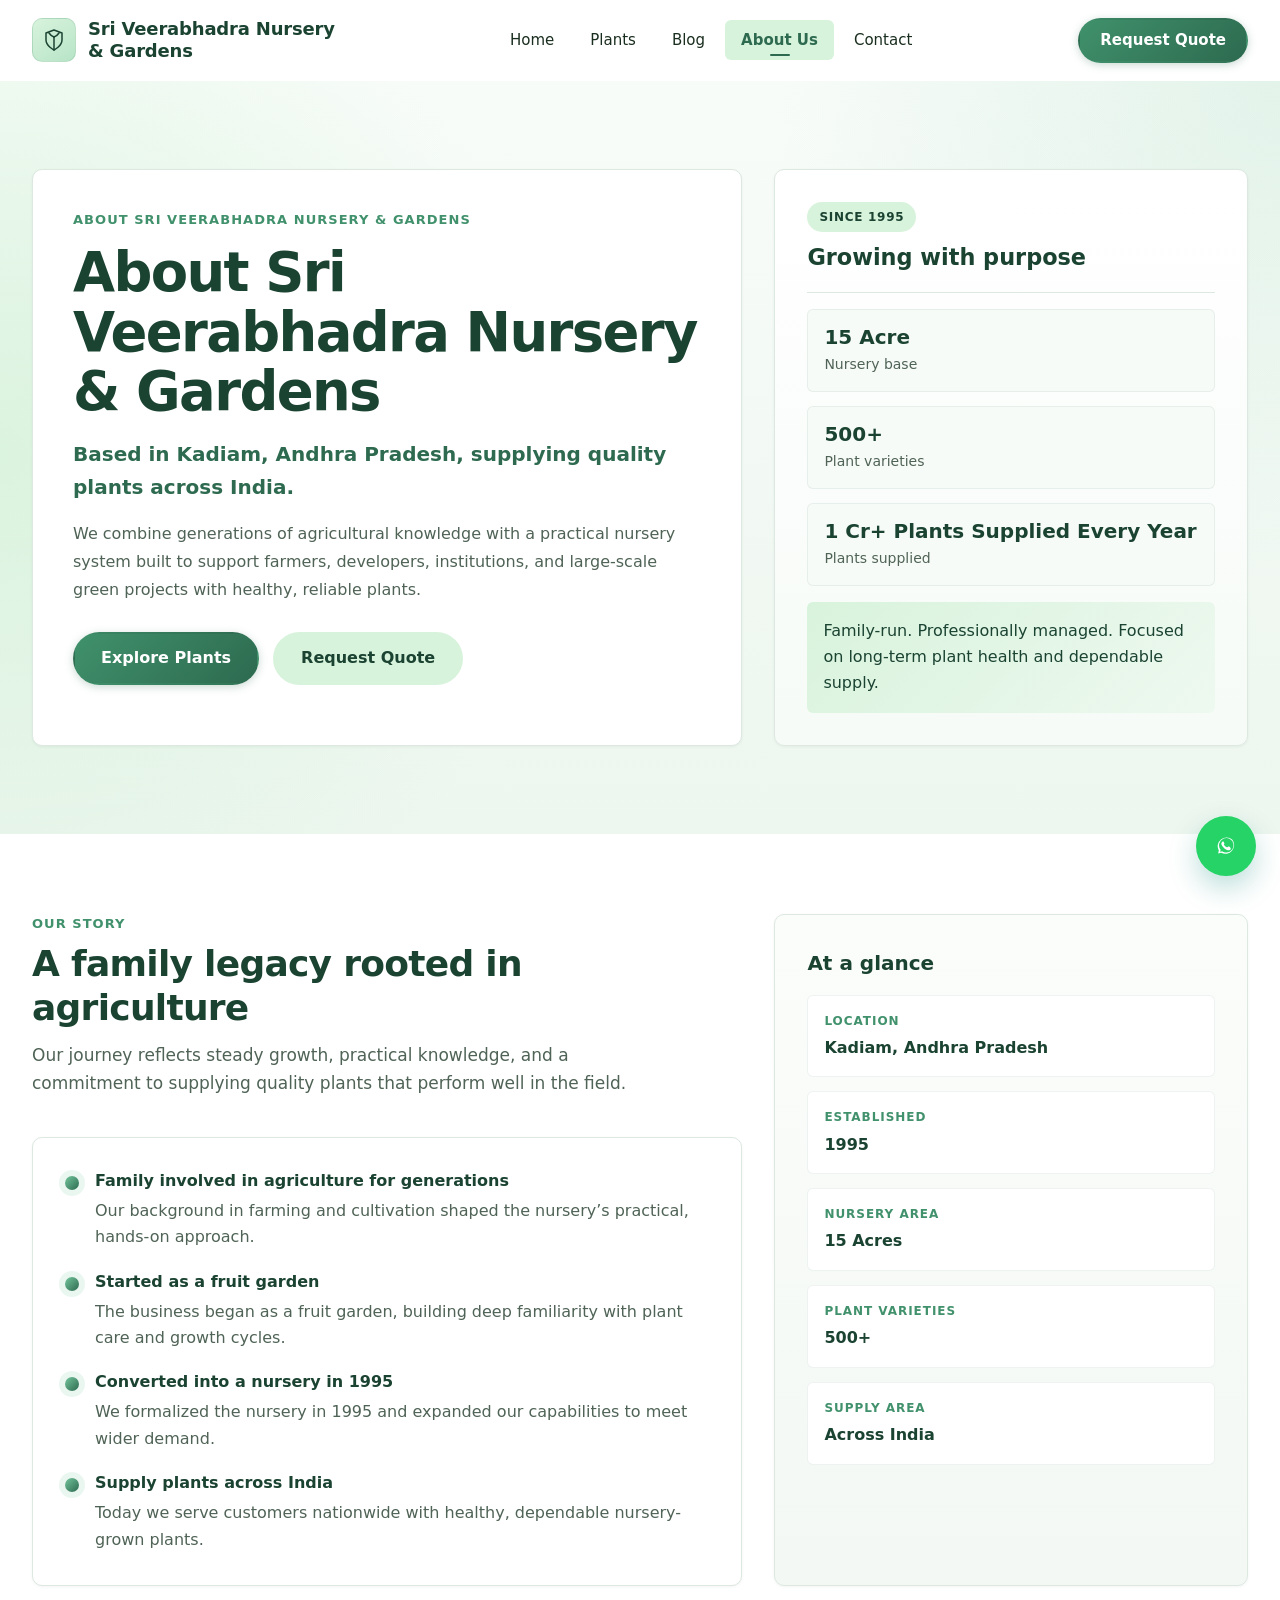
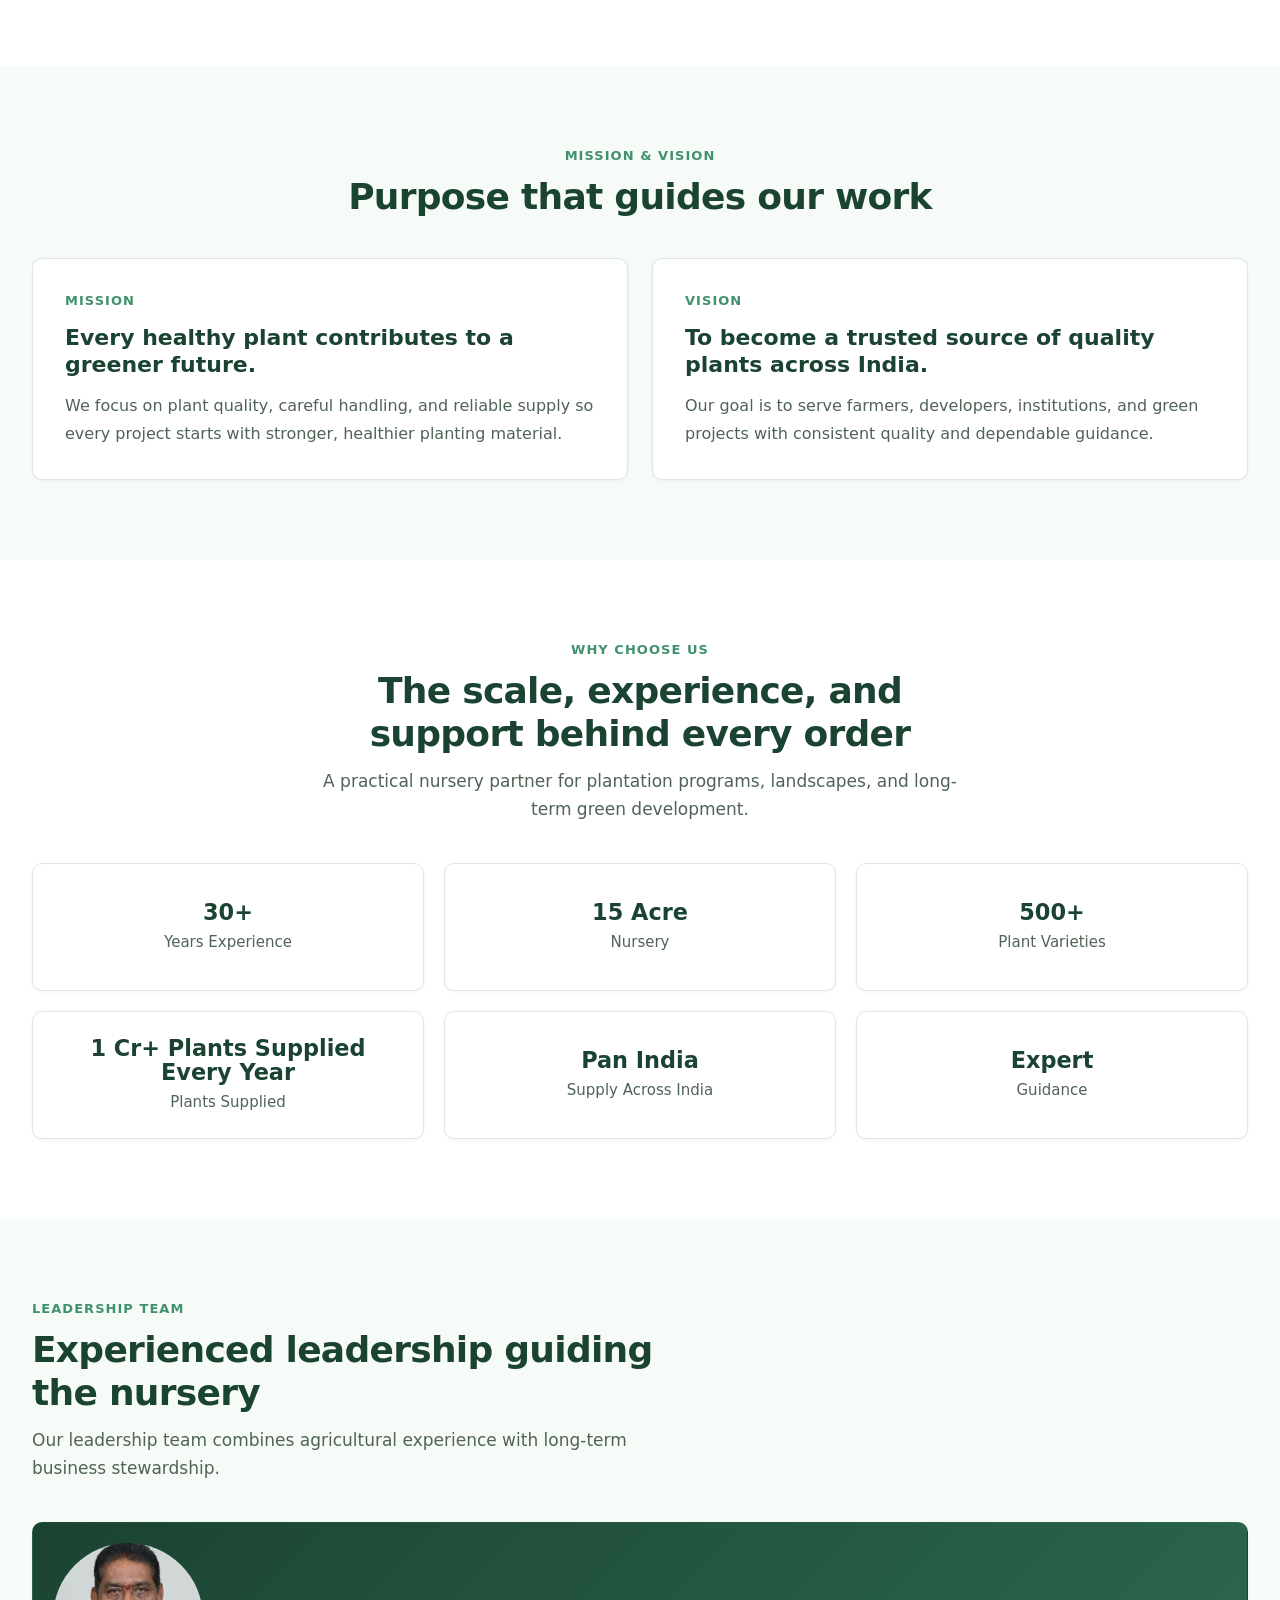
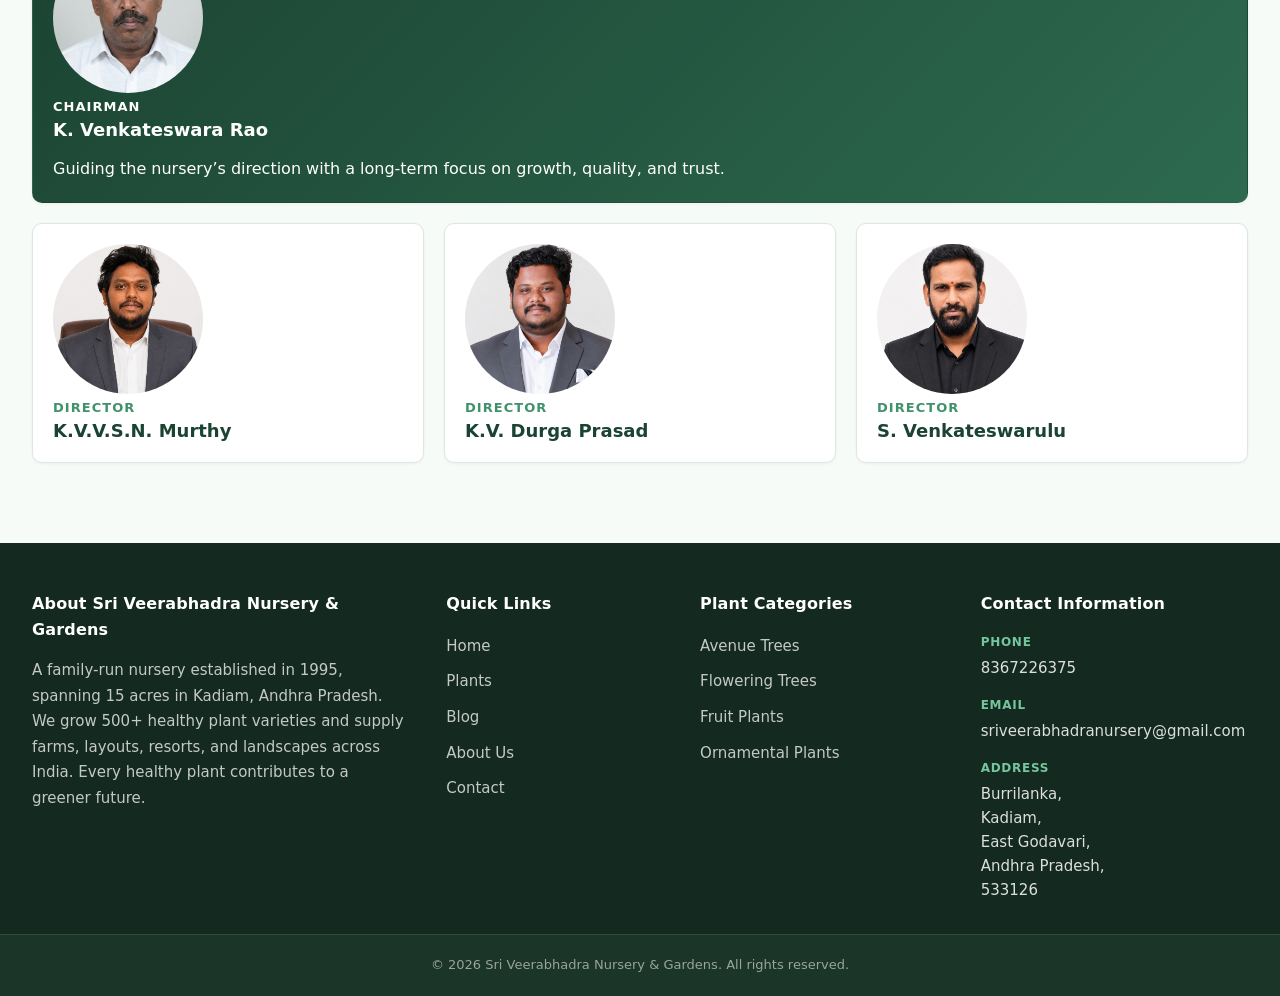
<file: about.html>
<!DOCTYPE html>
<html lang="en">
<head>
  <meta charset="UTF-8">
  <meta name="viewport" content="width=device-width, initial-scale=1.0">
  <meta name="description" content="Learn about Sri Veerabhadra Nursery & Gardens – a family-run nursery in Kadiam, Andhra Pradesh, supplying quality plants across India since 1995.">
  <title>About Us | Sri Veerabhadra Nursery & Gardens</title>
  <link rel="icon" type="image/png" href="assets/images/logo.png">
  <link rel="stylesheet" href="assets/css/style.css">

  <!-- Open Graph / Facebook -->
  <meta property="og:type" content="website">
  <meta property="og:url" content="https://sriveerabhadranursery.com/about.html">
  <meta property="og:title" content="About Us | Sri Veerabhadra Nursery & Gardens">
  <meta property="og:description" content="Learn about our family legacy in agriculture and our commitment to quality plants since 1995.">
  <meta property="og:image" content="https://sriveerabhadranursery.com/assets/images/hero.webp">

  <!-- Twitter -->
  <meta property="twitter:card" content="summary_large_image">
  <meta property="twitter:url" content="https://sriveerabhadranursery.com/about.html">
  <meta property="twitter:title" content="About Us | Sri Veerabhadra Nursery & Gardens">
  <meta property="twitter:description" content="Learn about our family legacy in agriculture and our commitment to quality plants since 1995.">
  <meta property="twitter:image" content="https://sriveerabhadranursery.com/assets/images/hero.webp">
</head>
<body>
  <header class="site-header">
    <div class="container site-header__inner">
      <a href="index.html" class="site-brand" aria-label="Sri Veerabhadra Nursery & Gardens – Home">
        <span class="site-brand__logo" aria-hidden="true">
          <svg xmlns="http://www.w3.org/2000/svg" viewBox="0 0 24 24" fill="none" stroke="currentColor" stroke-width="1.5" stroke-linecap="round" stroke-linejoin="round">
            <path d="M12 22s8-4 8-10V5l-8-3-8 3v7c0 6 8 10 8 10z"/>
            <path d="M12 22V9"/>
            <path d="M12 9C12 9 9 8 7 5"/>
            <path d="M12 9c0 0 3-1 5-4"/>
          </svg>
        </span>
        <span class="site-brand__name">Sri Veerabhadra Nursery &amp; Gardens</span>
      </a>

      <div class="site-header__controls">
        <a href="contact.html" class="btn btn--primary site-header__cta site-header__cta--compact">Request Quote</a>
        <button class="nav-toggle" type="button" aria-expanded="false" aria-controls="site-nav-panel" aria-label="Toggle navigation menu">
          <span class="nav-toggle__bar"></span>
          <span class="nav-toggle__bar"></span>
          <span class="nav-toggle__bar"></span>
        </button>
      </div>

      <nav id="site-nav-panel" class="site-header__panel site-nav" aria-label="Main navigation">
        <ul class="site-nav__list">
          <li><a href="index.html" class="site-nav__link">Home</a></li>
          <li><a href="plants.html" class="site-nav__link">Plants</a></li>
          <li><a href="blog.html" class="site-nav__link">Blog</a></li>
          <li><a href="about.html" class="site-nav__link site-nav__link--active" aria-current="page">About Us</a></li>
          <li><a href="contact.html" class="site-nav__link">Contact</a></li>
        </ul>
      </nav>

      <a href="contact.html" class="btn btn--primary site-header__cta site-header__cta--desktop">Request Quote</a>
    </div>
  </header>

  <main id="main-content">
    <section class="about-hero" aria-labelledby="about-hero-heading">
      <div class="container about-hero__grid">
        <div class="about-hero__content">
          <p class="about-hero__eyebrow">About Sri Veerabhadra Nursery &amp; Gardens</p>
          <h1 id="about-hero-heading" class="about-hero__title">About Sri Veerabhadra Nursery &amp; Gardens</h1>
          <p class="about-hero__subtitle">Based in Kadiam, Andhra Pradesh, supplying quality plants across India.</p>
          <p class="about-hero__text">
            We combine generations of agricultural knowledge with a practical nursery system built to support farmers,
            developers, institutions, and large-scale green projects with healthy, reliable plants.
          </p>

          <div class="about-hero__actions">
            <a href="plants.html" class="btn btn--primary btn--lg">Explore Plants</a>
            <a href="contact.html" class="btn btn--secondary btn--lg">Request Quote</a>
          </div>
        </div>

        <aside class="about-hero__panel" aria-label="Nursery highlights">
          <div class="about-hero__panel-header">
            <span class="about-hero__panel-label">Since 1995</span>
            <h2 class="about-hero__panel-title">Growing with purpose</h2>
          </div>

          <ul class="about-hero__stats">
            <li class="about-hero__stat">
              <span class="about-hero__stat-value">15 Acre</span>
              <span class="about-hero__stat-label">Nursery base</span>
            </li>
            <li class="about-hero__stat">
              <span class="about-hero__stat-value">500+</span>
              <span class="about-hero__stat-label">Plant varieties</span>
            </li>
            <li class="about-hero__stat">
              <span class="about-hero__stat-value">1 Cr+ Plants Supplied Every Year</span>
              <span class="about-hero__stat-label">Plants supplied</span>
            </li>
          </ul>

          <div class="about-hero__panel-note">
            Family-run. Professionally managed. Focused on long-term plant health and dependable supply.
          </div>
        </aside>
      </div>
    </section>

    <section class="section about-story" aria-labelledby="about-story-heading">
      <div class="container about-story__grid">
        <div>
          <header class="section-header">
            <p class="section-header__eyebrow">Our Story</p>
            <h2 id="about-story-heading" class="section-header__title">A family legacy rooted in agriculture</h2>
            <p class="section-header__desc">
              Our journey reflects steady growth, practical knowledge, and a commitment to supplying quality plants
              that perform well in the field.
            </p>
          </header>

          <div class="about-story__card">
            <ul class="about-story__timeline">
              <li class="about-story__timeline-item">
                <span class="about-story__timeline-marker" aria-hidden="true"></span>
                <div>
                  <h3>Family involved in agriculture for generations</h3>
                  <p>Our background in farming and cultivation shaped the nursery’s practical, hands-on approach.</p>
                </div>
              </li>
              <li class="about-story__timeline-item">
                <span class="about-story__timeline-marker" aria-hidden="true"></span>
                <div>
                  <h3>Started as a fruit garden</h3>
                  <p>The business began as a fruit garden, building deep familiarity with plant care and growth cycles.</p>
                </div>
              </li>
              <li class="about-story__timeline-item">
                <span class="about-story__timeline-marker" aria-hidden="true"></span>
                <div>
                  <h3>Converted into a nursery in 1995</h3>
                  <p>We formalized the nursery in 1995 and expanded our capabilities to meet wider demand.</p>
                </div>
              </li>
              <li class="about-story__timeline-item">
                <span class="about-story__timeline-marker" aria-hidden="true"></span>
                <div>
                  <h3>Supply plants across India</h3>
                  <p>Today we serve customers nationwide with healthy, dependable nursery-grown plants.</p>
                </div>
              </li>
            </ul>
          </div>
        </div>

        <aside class="about-story__facts" aria-labelledby="about-facts-heading">
          <h3 id="about-facts-heading" class="about-story__facts-title">At a glance</h3>
          <ul class="about-story__facts-list">
            <li>
              <span class="about-story__facts-label">Location</span>
              <span class="about-story__facts-value">Kadiam, Andhra Pradesh</span>
            </li>
            <li>
              <span class="about-story__facts-label">Established</span>
              <span class="about-story__facts-value">1995</span>
            </li>
            <li>
              <span class="about-story__facts-label">Nursery Area</span>
              <span class="about-story__facts-value">15 Acres</span>
            </li>
            <li>
              <span class="about-story__facts-label">Plant Varieties</span>
              <span class="about-story__facts-value">500+</span>
            </li>
            <li>
              <span class="about-story__facts-label">Supply Area</span>
              <span class="about-story__facts-value">Across India</span>
            </li>
          </ul>
        </aside>
      </div>
    </section>

    <section class="section about-values" aria-labelledby="about-values-heading">
      <div class="container">
        <header class="section-header section-header--center">
          <p class="section-header__eyebrow">Mission &amp; Vision</p>
          <h2 id="about-values-heading" class="section-header__title">Purpose that guides our work</h2>
        </header>

        <div class="about-values__grid">
          <article class="about-values__card">
            <p class="about-values__label">Mission</p>
            <h3 class="about-values__title">Every healthy plant contributes to a greener future.</h3>
            <p class="about-values__text">
              We focus on plant quality, careful handling, and reliable supply so every project starts with stronger,
              healthier planting material.
            </p>
          </article>

          <article class="about-values__card">
            <p class="about-values__label">Vision</p>
            <h3 class="about-values__title">To become a trusted source of quality plants across India.</h3>
            <p class="about-values__text">
              Our goal is to serve farmers, developers, institutions, and green projects with consistent quality and
              dependable guidance.
            </p>
          </article>
        </div>
      </div>
    </section>

    <section class="section about-why" aria-labelledby="about-why-heading">
      <div class="container">
        <header class="section-header section-header--center">
          <p class="section-header__eyebrow">Why Choose Us</p>
          <h2 id="about-why-heading" class="section-header__title">The scale, experience, and support behind every order</h2>
          <p class="section-header__desc">A practical nursery partner for plantation programs, landscapes, and long-term green development.</p>
        </header>

        <ul class="about-why__grid">
          <li class="about-why__item">
            <span class="about-why__value">30+</span>
            <span class="about-why__label">Years Experience</span>
          </li>
          <li class="about-why__item">
            <span class="about-why__value">15 Acre</span>
            <span class="about-why__label">Nursery</span>
          </li>
          <li class="about-why__item">
            <span class="about-why__value">500+</span>
            <span class="about-why__label">Plant Varieties</span>
          </li>
          <li class="about-why__item">
            <span class="about-why__value">1 Cr+ Plants Supplied Every Year</span>
            <span class="about-why__label">Plants Supplied</span>
          </li>
          <li class="about-why__item">
            <span class="about-why__value">Pan India</span>
            <span class="about-why__label">Supply Across India</span>
          </li>
          <li class="about-why__item">
            <span class="about-why__value">Expert</span>
            <span class="about-why__label">Guidance</span>
          </li>
        </ul>
      </div>
    </section>

    <section class="section about-leadership" aria-labelledby="about-leadership-heading">
      <div class="container">
        <header class="section-header">
          <p class="section-header__eyebrow">Leadership Team</p>
          <h2 id="about-leadership-heading" class="section-header__title">Experienced leadership guiding the nursery</h2>
          <p class="section-header__desc">Our leadership team combines agricultural experience with long-term business stewardship.</p>
        </header>

        <div class="about-leadership__grid">
          <article class="about-leadership__card about-leadership__card--featured">
            <img src="assets/images/team/k-venkateswara-rao.jpg" alt="K. Venkateswara Rao Chairman Sri Veerabhadra Nursery and Gardens Kadiam" title="K. Venkateswara Rao Chairman Sri Veerabhadra Nursery and Gardens" loading="lazy">
            <span class="about-leadership__role">Chairman</span>
            <h3 class="about-leadership__name">K. Venkateswara Rao</h3>
            <p class="about-leadership__text">Guiding the nursery’s direction with a long-term focus on growth, quality, and trust.</p>
          </article>

          <article class="about-leadership__card">
            <img src="assets/images/team/k-v-v-s-n-murthy.jpg" alt="K.V.V.S.N. Murthy Director Sri Veerabhadra Nursery and Gardens Kadiam" title="K.V.V.S.N. Murthy Director Sri Veerabhadra Nursery and Gardens" loading="lazy">
            <span class="about-leadership__role">Director</span>
            <h3 class="about-leadership__name">K.V.V.S.N. Murthy</h3>
          </article>

          <article class="about-leadership__card">
            <img src="assets/images/team/k-durga-prasad.jpg" alt="K. Durga Prasad Director Sri Veerabhadra Nursery and Gardens Kadiam" title="K. Durga Prasad Director Sri Veerabhadra Nursery and Gardens" loading="lazy">
            <span class="about-leadership__role">Director</span>
            <h3 class="about-leadership__name">K.V. Durga Prasad</h3>
          </article>

          <article class="about-leadership__card">
            <img src="assets/images/team/s-venkateswarulu.webp" alt="S. Venkateswarulu Director Sri Veerabhadra Nursery and Gardens Kadiam" title="S. Venkateswarulu Director Sri Veerabhadra Nursery and Gardens" loading="lazy">
            <span class="about-leadership__role">Director</span>
            <h3 class="about-leadership__name">S. Venkateswarulu</h3>
          </article>
        </div>
      </div>
    </section>
  </main>

  <footer class="site-footer">
    <div class="site-footer__main">
      <div class="container site-footer__grid">
        <section class="site-footer__section" aria-labelledby="footer-about-heading">
          <h2 id="footer-about-heading" class="site-footer__heading">About Sri Veerabhadra Nursery &amp; Gardens</h2>
          <p class="site-footer__about">
            A family-run nursery established in 1995, spanning 15 acres in Kadiam, Andhra Pradesh.
            We grow 500+ healthy plant varieties and supply farms, layouts, resorts, and landscapes across India.
            Every healthy plant contributes to a greener future.
          </p>
        </section>

        <section class="site-footer__section" aria-labelledby="footer-links-heading">
          <h2 id="footer-links-heading" class="site-footer__heading">Quick Links</h2>
          <ul class="site-footer__links">
            <li><a href="index.html">Home</a></li>
            <li><a href="plants.html">Plants</a></li>
            <li><a href="blog.html">Blog</a></li>
            <li><a href="about.html">About Us</a></li>
            <li><a href="contact.html">Contact</a></li>
          </ul>
        </section>

        <section class="site-footer__section" aria-labelledby="footer-categories-heading">
          <h2 id="footer-categories-heading" class="site-footer__heading">Plant Categories</h2>
          <ul class="site-footer__links">
            <li><a href="plants.html">Avenue Trees</a></li>
            <li><a href="plants.html">Flowering Trees</a></li>
            <li><a href="plants.html">Fruit Plants</a></li>
            <li><a href="plants.html">Ornamental Plants</a></li>
          </ul>
        </section>

        <section class="site-footer__section" aria-labelledby="footer-contact-heading">
          <h2 id="footer-contact-heading" class="site-footer__heading">Contact Information</h2>
          <ul class="site-footer__contact-list">
            <li class="site-footer__contact-item">
              <span class="site-footer__contact-label">Phone</span>
              <a href="tel:+918367226375">8367226375</a>
            </li>
            <li class="site-footer__contact-item">
              <span class="site-footer__contact-label">Email</span>
              <a href="mailto:sriveerabhadranursery@gmail.com">sriveerabhadranursery@gmail.com</a>
            </li>
            <li class="site-footer__contact-item">
              <span class="site-footer__contact-label">Address</span>
              <address>
                Burrilanka,<br>
                Kadiam,<br>
                East Godavari,<br>
                Andhra Pradesh,<br>
                533126
              </address>
            </li>
          </ul>
        </section>
      </div>
    </div>

    <div class="site-footer__bottom">
      <div class="container">
        <p class="site-footer__copyright">&copy; <span id="footer-year"></span> Sri Veerabhadra Nursery &amp; Gardens. All rights reserved.</p>
      </div>
    </div>
  </footer>

  <script src="assets/js/main.js"></script>
</body>
</html>
</file>
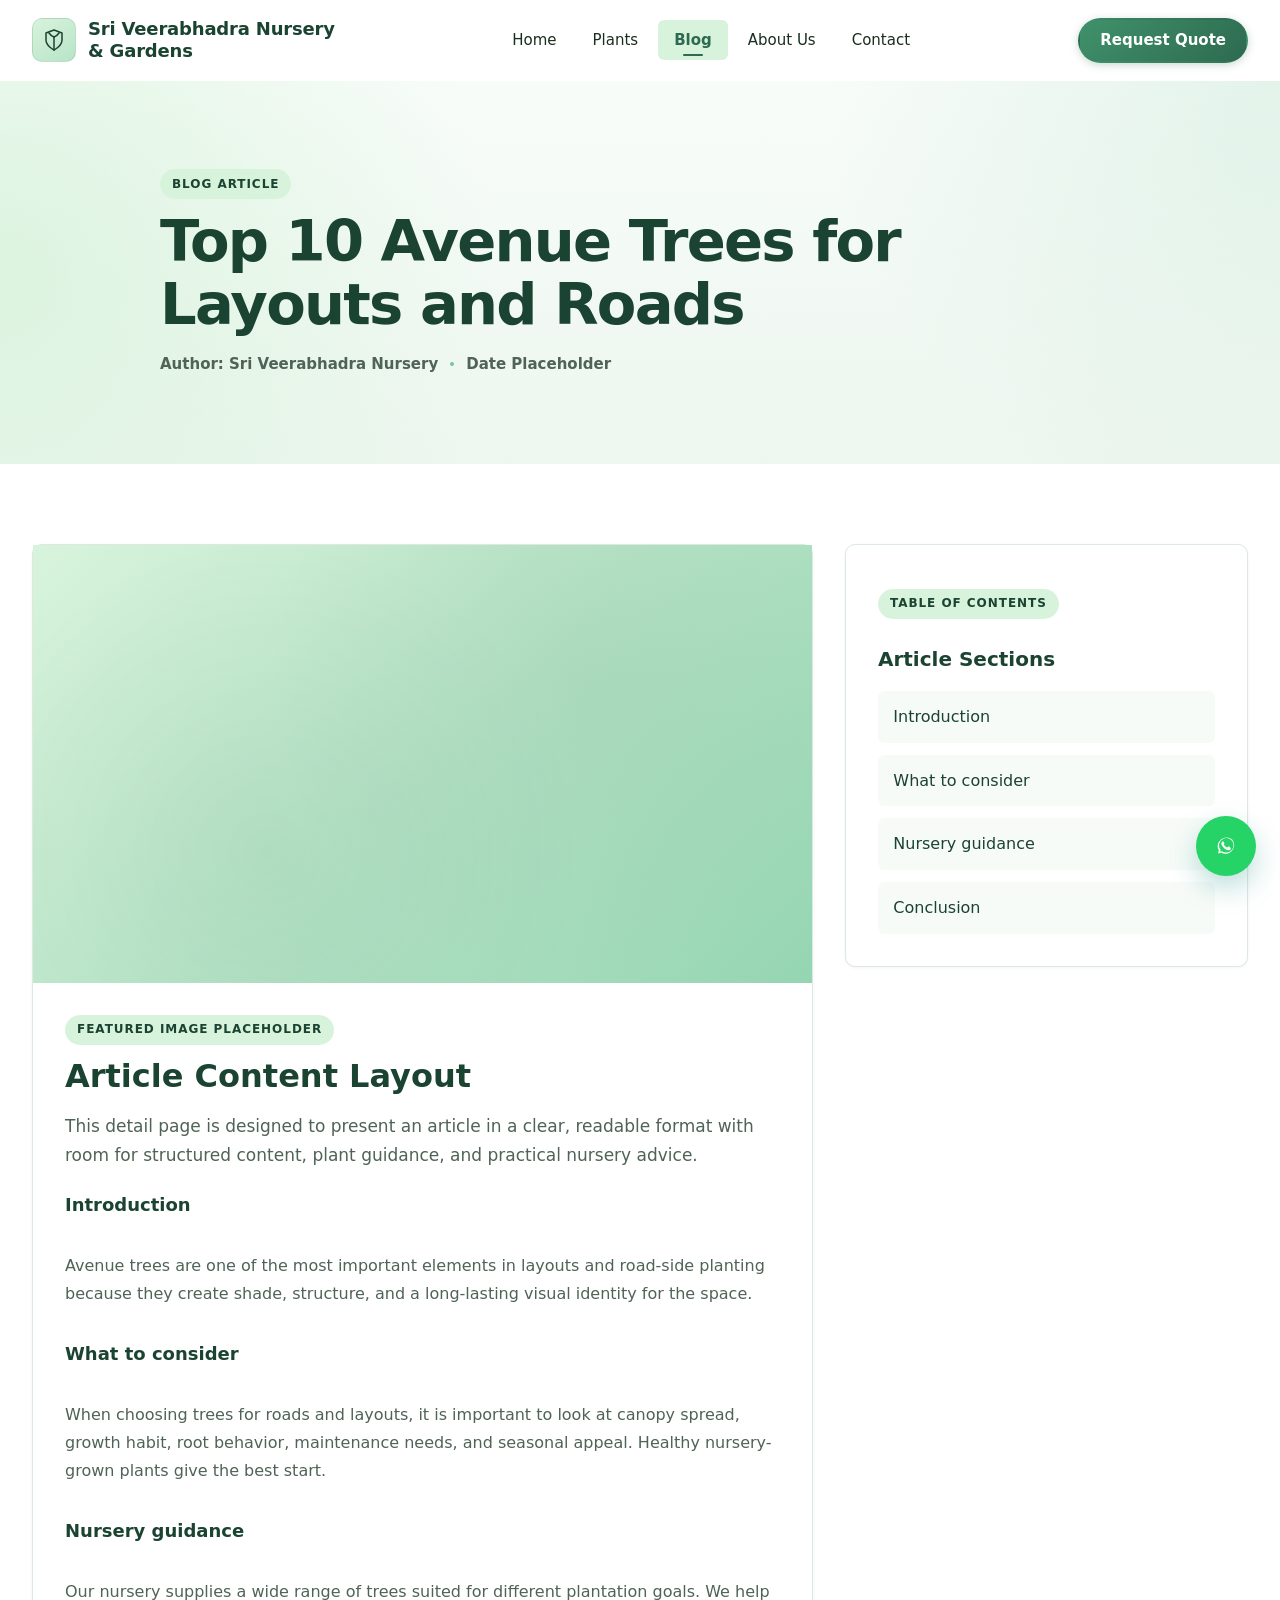
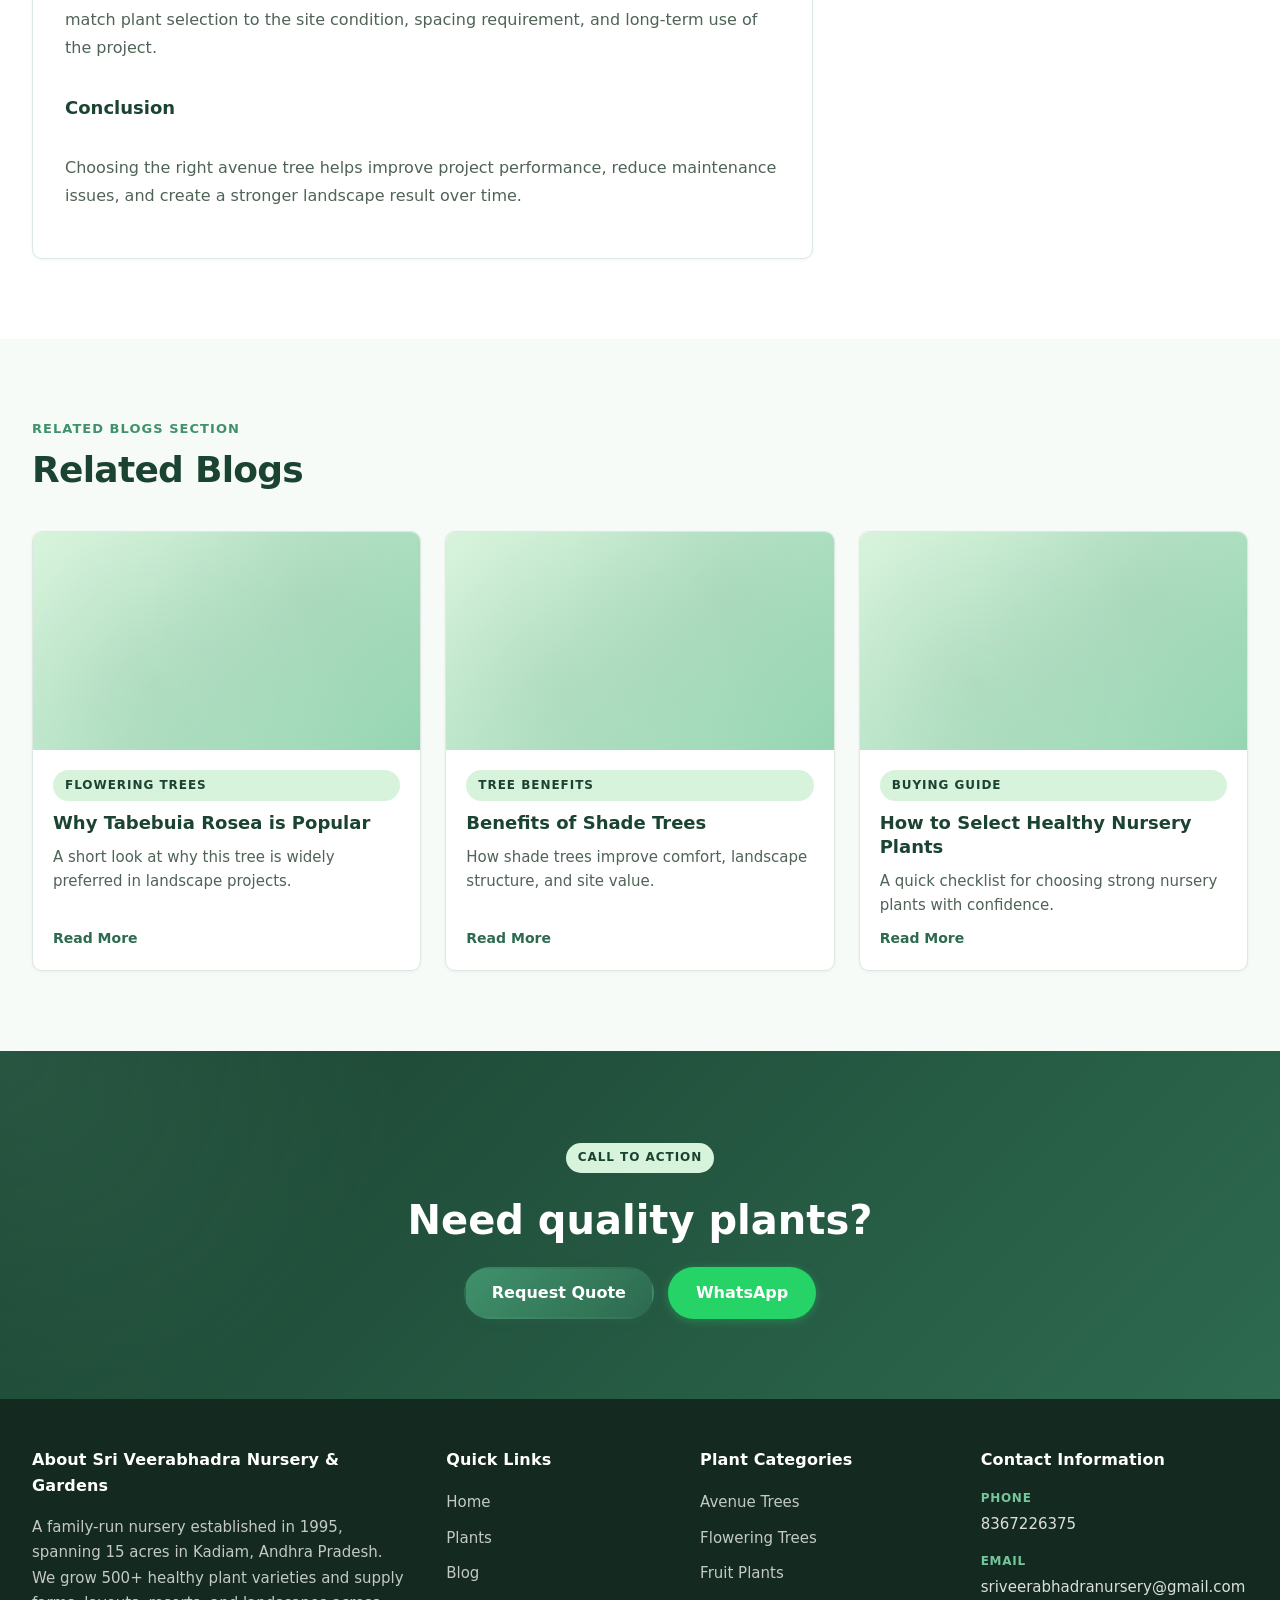
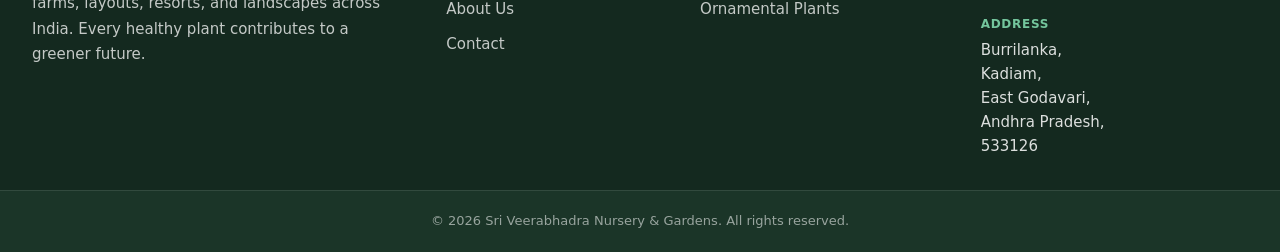
<file: blog-detail.html>
<!DOCTYPE html>
<html lang="en">
<head>
  <meta charset="UTF-8">
  <meta name="viewport" content="width=device-width, initial-scale=1.0">
  <meta name="description" content="Read plant knowledge articles and nursery insights from Sri Veerabhadra Nursery & Gardens.">
  <title>Blog Detail | Sri Veerabhadra Nursery & Gardens</title>
  <link rel="icon" type="image/png" href="assets/images/logo.png">
  <link rel="stylesheet" href="assets/css/style.css">

  <!-- Open Graph / Facebook -->
  <meta property="og:type" content="article">
  <meta property="og:url" content="https://sriveerabhadranursery.com/blog-detail.html">
  <meta property="og:title" content="Blog Article | Sri Veerabhadra Nursery & Gardens">
  <meta property="og:description" content="Professional insights and practical guides for choosing the best plants for your landscape.">
  <meta property="og:image" content="https://sriveerabhadranursery.com/assets/images/blog-placeholder.jpg">

  <!-- Twitter -->
  <meta property="twitter:card" content="summary_large_image">
  <meta property="twitter:url" content="https://sriveerabhadranursery.com/blog-detail.html">
  <meta property="twitter:title" content="Blog Article | Sri Veerabhadra Nursery & Gardens">
  <meta property="twitter:description" content="Professional insights and practical guides for choosing the best plants for your landscape.">
  <meta property="twitter:image" content="https://sriveerabhadranursery.com/assets/images/blog-placeholder.jpg">

  <script type="application/ld+json" id="blog-schema">
  {
    "@context": "https://schema.org",
    "@type": "BlogPosting",
    "headline": "Top 10 Avenue Trees for Layouts and Roads",
    "image": "assets/images/blog-placeholder.jpg",
    "author": {
      "@type": "Organization",
      "name": "Sri Veerabhadra Nursery & Gardens"
    },
    "publisher": {
      "@type": "Organization",
      "name": "Sri Veerabhadra Nursery & Gardens",
      "logo": {
        "@type": "ImageObject",
        "url": "assets/images/logo.png"
      }
    },
    "datePublished": "2025-03-15",
    "description": "Explore reliable avenue tree options that support road beautification and long-term shade."
  }
  </script>
</head>
<body>
  <header class="site-header">
    <div class="container site-header__inner">
      <a href="index.html" class="site-brand" aria-label="Sri Veerabhadra Nursery & Gardens – Home">
        <span class="site-brand__logo" aria-hidden="true">
          <svg xmlns="http://www.w3.org/2000/svg" viewBox="0 0 24 24" fill="none" stroke="currentColor" stroke-width="1.5" stroke-linecap="round" stroke-linejoin="round">
            <path d="M12 22s8-4 8-10V5l-8-3-8 3v7c0 6 8 10 8 10z"/>
            <path d="M12 22V9"/>
            <path d="M12 9C12 9 9 8 7 5"/>
            <path d="M12 9c0 0 3-1 5-4"/>
          </svg>
        </span>
        <span class="site-brand__name">Sri Veerabhadra Nursery &amp; Gardens</span>
      </a>

      <div class="site-header__controls">
        <a href="contact.html" class="btn btn--primary site-header__cta site-header__cta--compact">Request Quote</a>
        <button class="nav-toggle" type="button" aria-expanded="false" aria-controls="site-nav-panel" aria-label="Toggle navigation menu">
          <span class="nav-toggle__bar"></span>
          <span class="nav-toggle__bar"></span>
          <span class="nav-toggle__bar"></span>
        </button>
      </div>

      <nav id="site-nav-panel" class="site-header__panel site-nav" aria-label="Main navigation">
        <ul class="site-nav__list">
          <li><a href="index.html" class="site-nav__link">Home</a></li>
          <li><a href="plants.html" class="site-nav__link">Plants</a></li>
          <li><a href="blog.html" class="site-nav__link site-nav__link--active" aria-current="page">Blog</a></li>
          <li><a href="about.html" class="site-nav__link">About Us</a></li>
          <li><a href="contact.html" class="site-nav__link">Contact</a></li>
        </ul>
      </nav>

      <a href="contact.html" class="btn btn--primary site-header__cta site-header__cta--desktop">Request Quote</a>
    </div>
  </header>

  <main id="main-content">
    <section class="blog-detail-hero" aria-labelledby="blog-detail-title">
      <div class="container blog-detail-hero__inner">
        <p class="blog-detail-hero__eyebrow">Blog Article</p>
        <h1 id="blog-detail-title" class="blog-detail-hero__title">Top 10 Avenue Trees for Layouts and Roads</h1>
        <div class="blog-detail-hero__meta" aria-label="Article details">
          <span class="blog-detail-hero__meta-item">Author: Sri Veerabhadra Nursery</span>
          <span class="blog-detail-hero__meta-divider" aria-hidden="true"></span>
          <span id="blog-detail-date" class="blog-detail-hero__meta-item">Date Placeholder</span>
        </div>
      </div>
    </section>

    <section class="section blog-detail-layout" aria-labelledby="blog-detail-content-heading">
      <div class="container blog-detail-layout__grid">
        <article class="blog-detail-content">
          <div id="blog-detail-image" class="blog-detail-content__image img-placeholder" role="img" aria-label="Featured image placeholder for blog article"></div>
          <div class="blog-detail-content__body">
            <header class="blog-detail-content__header">
              <p class="blog-detail-content__label">Featured Image Placeholder</p>
              <h2 id="blog-detail-content-heading" class="blog-detail-content__title">Article Content Layout</h2>
            </header>
            <p id="blog-detail-intro" class="blog-detail-content__intro">
              This detail page is designed to present an article in a clear, readable format with room for structured content,
              plant guidance, and practical nursery advice.
            </p>
            <div id="blog-detail-body" class="blog-detail-content__copy">
              <h3 id="introduction">Introduction</h3>
              <p>
                Avenue trees are one of the most important elements in layouts and road-side planting because they create
                shade, structure, and a long-lasting visual identity for the space.
              </p>
              <h3 id="what-to-consider">What to consider</h3>
              <p>
                When choosing trees for roads and layouts, it is important to look at canopy spread, growth habit, root
                behavior, maintenance needs, and seasonal appeal. Healthy nursery-grown plants give the best start.
              </p>
              <h3 id="nursery-guidance">Nursery guidance</h3>
              <p>
                Our nursery supplies a wide range of trees suited for different plantation goals. We help match plant
                selection to the site condition, spacing requirement, and long-term use of the project.
              </p>
              <h3 id="conclusion">Conclusion</h3>
              <p>
                Choosing the right avenue tree helps improve project performance, reduce maintenance issues, and create a
                stronger landscape result over time.
              </p>
            </div>
          </div>
        </article>

        <aside class="blog-detail-sidebar" aria-labelledby="blog-detail-toc-heading">
          <div class="blog-detail-toc">
            <p class="blog-detail-toc__eyebrow">Table of Contents</p>
            <h3 id="blog-detail-toc-heading" class="blog-detail-toc__title">Article Sections</h3>
            <ul id="blog-detail-toc-list" class="blog-detail-toc__list" aria-label="Table of contents">
              <li><a href="#introduction">Introduction</a></li>
              <li><a href="#what-to-consider">What to consider</a></li>
              <li><a href="#nursery-guidance">Nursery guidance</a></li>
              <li><a href="#conclusion">Conclusion</a></li>
            </ul>
          </div>
        </aside>
      </div>
    </section>

    <section class="section related-blogs" aria-labelledby="related-blogs-heading">
      <div class="container">
        <header class="section-header">
          <p class="section-header__eyebrow">Related Blogs Section</p>
          <h2 id="related-blogs-heading" class="section-header__title">Related Blogs</h2>
        </header>

        <div id="blog-detail-related-grid" class="related-blogs__grid">
          <article class="blog-card blog-card--compact">
            <div class="blog-card__image img-placeholder" role="img" aria-label="Why Tabebuia Rosea is Popular"></div>
            <div class="blog-card__body">
              <span class="blog-card__tag">Flowering Trees</span>
              <h3 class="blog-card__title">Why Tabebuia Rosea is Popular</h3>
              <p class="blog-card__excerpt">A short look at why this tree is widely preferred in landscape projects.</p>
              <a href="blog-detail.html" class="blog-card__link">Read More</a>
            </div>
          </article>

          <article class="blog-card blog-card--compact">
            <div class="blog-card__image img-placeholder" role="img" aria-label="Benefits of Shade Trees"></div>
            <div class="blog-card__body">
              <span class="blog-card__tag">Tree Benefits</span>
              <h3 class="blog-card__title">Benefits of Shade Trees</h3>
              <p class="blog-card__excerpt">How shade trees improve comfort, landscape structure, and site value.</p>
              <a href="blog-detail.html" class="blog-card__link">Read More</a>
            </div>
          </article>

          <article class="blog-card blog-card--compact">
            <div class="blog-card__image img-placeholder" role="img" aria-label="How to Select Healthy Nursery Plants"></div>
            <div class="blog-card__body">
              <span class="blog-card__tag">Buying Guide</span>
              <h3 class="blog-card__title">How to Select Healthy Nursery Plants</h3>
              <p class="blog-card__excerpt">A quick checklist for choosing strong nursery plants with confidence.</p>
              <a href="blog-detail.html" class="blog-card__link">Read More</a>
            </div>
          </article>
        </div>
      </div>
    </section>

    <section class="section blog-detail-cta" aria-labelledby="blog-detail-cta-heading">
      <div class="container blog-detail-cta__inner">
        <p class="blog-detail-cta__eyebrow">Call To Action</p>
        <h2 id="blog-detail-cta-heading" class="blog-detail-cta__title">Need quality plants?</h2>
        <div class="blog-detail-cta__actions">
          <a href="contact.html" class="btn btn--primary btn--lg">Request Quote</a>
          <a href="https://wa.me/918367226375" class="btn btn--whatsapp btn--lg">WhatsApp</a>
        </div>
      </div>
    </section>
  </main>

  <footer class="site-footer">
    <div class="site-footer__main">
      <div class="container site-footer__grid">
        <section class="site-footer__section" aria-labelledby="footer-about-heading">
          <h2 id="footer-about-heading" class="site-footer__heading">About Sri Veerabhadra Nursery &amp; Gardens</h2>
          <p class="site-footer__about">
            A family-run nursery established in 1995, spanning 15 acres in Kadiam, Andhra Pradesh.
            We grow 500+ healthy plant varieties and supply farms, layouts, resorts, and landscapes across India.
            Every healthy plant contributes to a greener future.
          </p>
        </section>

        <section class="site-footer__section" aria-labelledby="footer-links-heading">
          <h2 id="footer-links-heading" class="site-footer__heading">Quick Links</h2>
          <ul class="site-footer__links">
            <li><a href="index.html">Home</a></li>
            <li><a href="plants.html">Plants</a></li>
            <li><a href="blog.html">Blog</a></li>
            <li><a href="about.html">About Us</a></li>
            <li><a href="contact.html">Contact</a></li>
          </ul>
        </section>

        <section class="site-footer__section" aria-labelledby="footer-categories-heading">
          <h2 id="footer-categories-heading" class="site-footer__heading">Plant Categories</h2>
          <ul class="site-footer__links">
            <li><a href="plants.html">Avenue Trees</a></li>
            <li><a href="plants.html">Flowering Trees</a></li>
            <li><a href="plants.html">Fruit Plants</a></li>
            <li><a href="plants.html">Ornamental Plants</a></li>
          </ul>
        </section>

        <section class="site-footer__section" aria-labelledby="footer-contact-heading">
          <h2 id="footer-contact-heading" class="site-footer__heading">Contact Information</h2>
          <ul class="site-footer__contact-list">
            <li class="site-footer__contact-item">
              <span class="site-footer__contact-label">Phone</span>
              <a href="tel:+918367226375">8367226375</a>
            </li>
            <li class="site-footer__contact-item">
              <span class="site-footer__contact-label">Email</span>
              <a href="mailto:sriveerabhadranursery@gmail.com">sriveerabhadranursery@gmail.com</a>
            </li>
            <li class="site-footer__contact-item">
              <span class="site-footer__contact-label">Address</span>
              <address>
                Burrilanka,<br>
                Kadiam,<br>
                East Godavari,<br>
                Andhra Pradesh,<br>
                533126
              </address>
            </li>
          </ul>
        </section>
      </div>
    </div>

    <div class="site-footer__bottom">
      <div class="container">
        <p class="site-footer__copyright">&copy; <span id="footer-year"></span> Sri Veerabhadra Nursery &amp; Gardens. All rights reserved.</p>
      </div>
    </div>
  </footer>

  <script src="assets/js/main.js"></script>
</body>
</html>
</file>
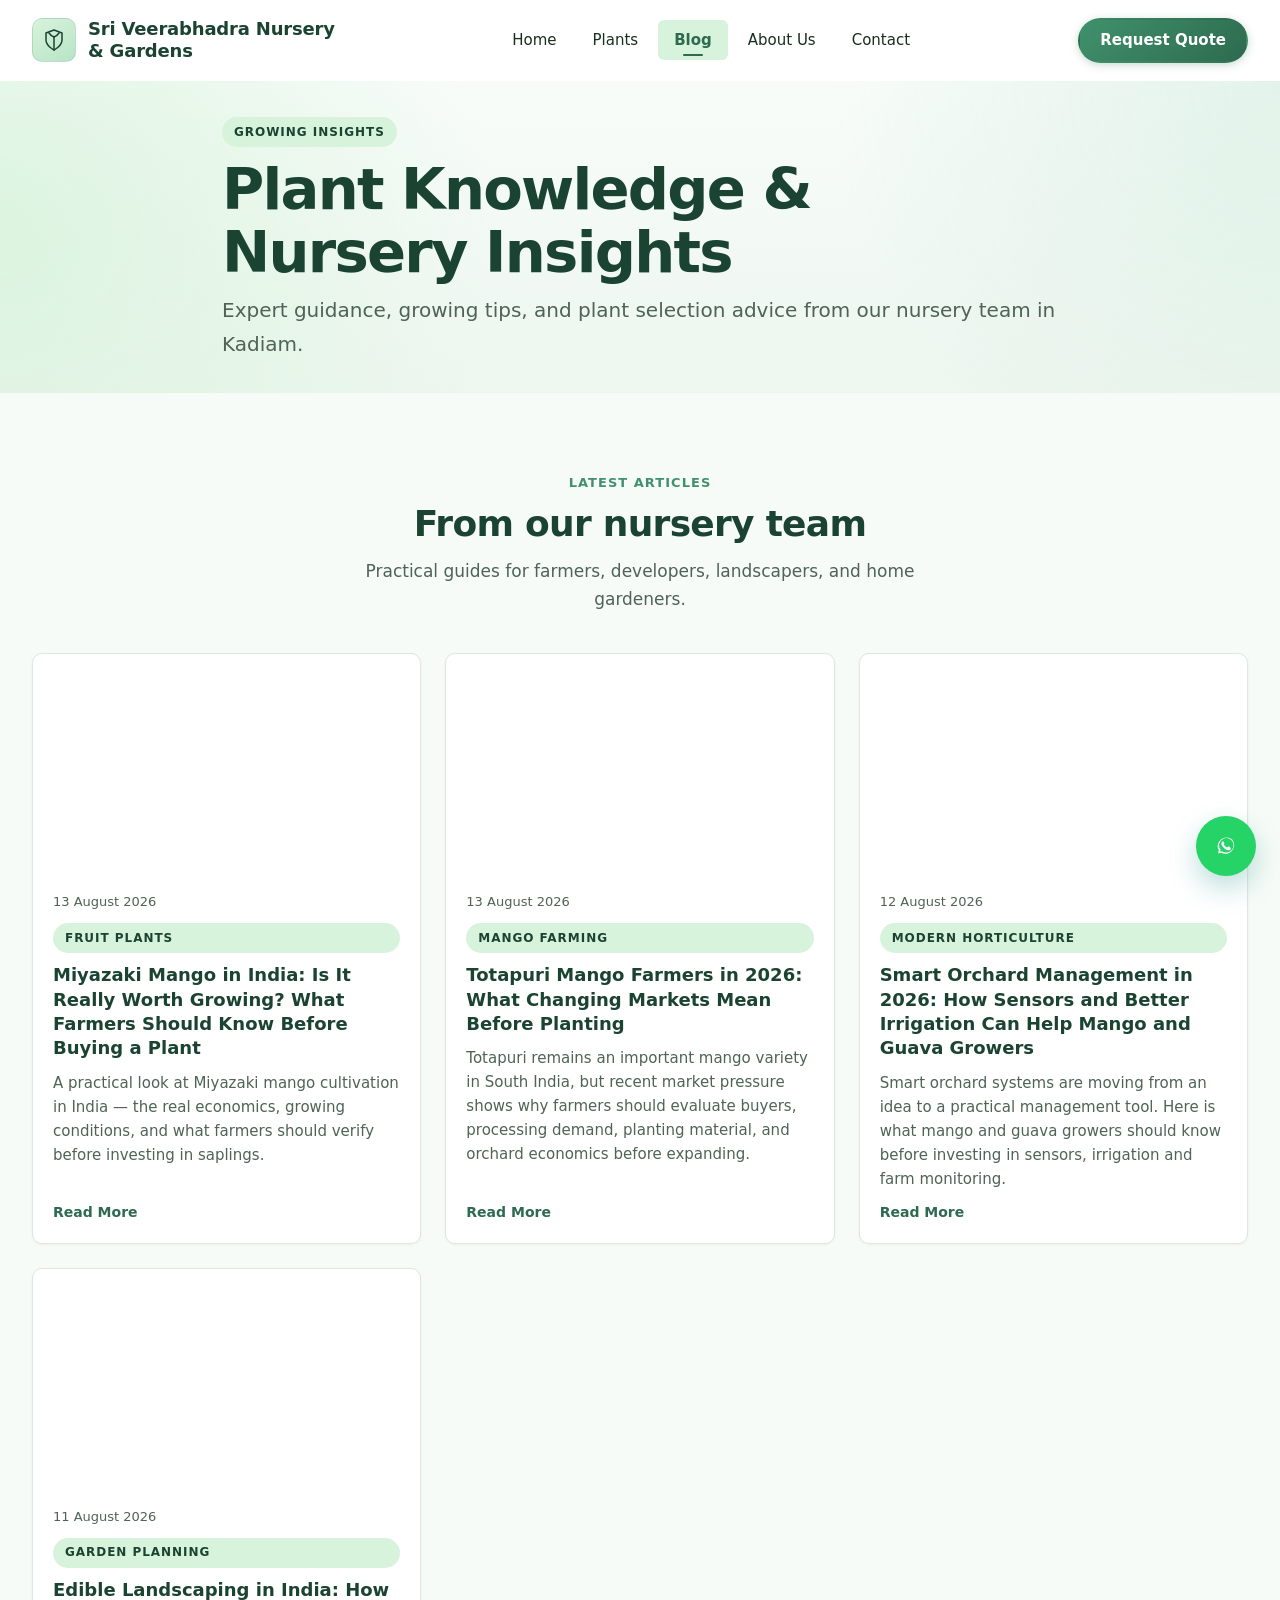
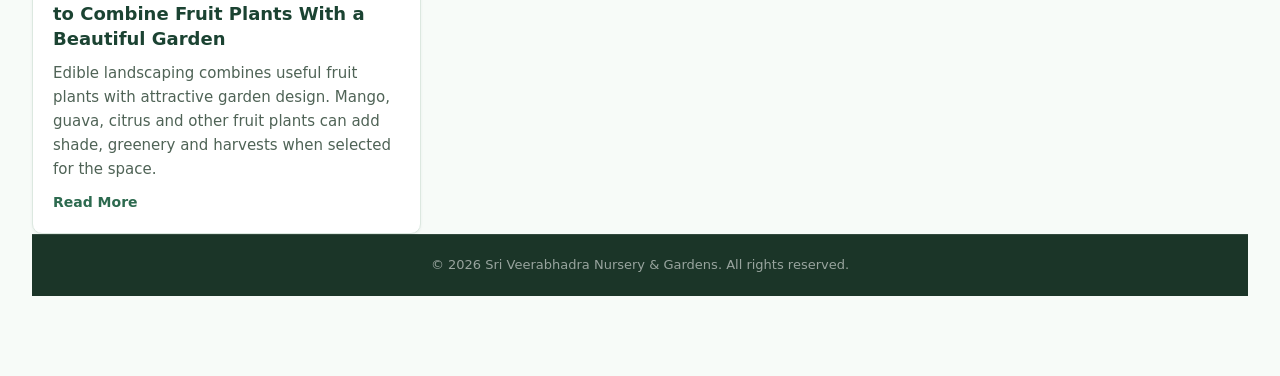
<file: blog.html>
<!DOCTYPE html>
<html lang="en">

<head>

  <meta charset="UTF-8">

  <meta
    name="viewport"
    content="width=device-width, initial-scale=1.0"
  >

  <meta
    name="description"
    content="Growing insights, nursery tips, plant selection advice and practical gardening guidance from Sri Veerabhadra Nursery & Gardens."
  >

  <title>Blog | Sri Veerabhadra Nursery & Gardens</title>

  <link
    rel="icon"
    type="image/png"
    href="assets/images/logo.png"
  >

  <link
    rel="stylesheet"
    href="assets/css/style.css"
  >

</head>


<body>


  <!-- ================= HEADER ================= -->

  <header class="site-header">

    <div class="container site-header__inner">

      <a
        href="index.html"
        class="site-brand"
        aria-label="Sri Veerabhadra Nursery & Gardens – Home"
      >

        <span
          class="site-brand__logo"
          aria-hidden="true"
        >

          <svg
            xmlns="http://www.w3.org/2000/svg"
            viewBox="0 0 24 24"
            fill="none"
            stroke="currentColor"
            stroke-width="1.5"
            stroke-linecap="round"
            stroke-linejoin="round"
          >

            <path d="M12 22s8-4 8-10V5l-8-3-8 3v7c0 6 8 10 8 10z"/>

            <path d="M12 22V9"/>

            <path d="M12 9C12 9 9 8 7 5"/>

            <path d="M12 9c0 0 3-1 5-4"/>

          </svg>

        </span>

        <span class="site-brand__name">
          Sri Veerabhadra Nursery &amp; Gardens
        </span>

      </a>


      <div class="site-header__controls">

        <a
          href="contact.html"
          class="btn btn--primary site-header__cta site-header__cta--compact"
        >
          Request Quote
        </a>


        <button
          class="nav-toggle"
          type="button"
          aria-expanded="false"
          aria-controls="site-nav-panel"
          aria-label="Toggle navigation menu"
        >

          <span class="nav-toggle__bar"></span>
          <span class="nav-toggle__bar"></span>
          <span class="nav-toggle__bar"></span>

        </button>

      </div>


      <nav
        id="site-nav-panel"
        class="site-header__panel site-nav"
        aria-label="Main navigation"
      >

        <ul class="site-nav__list">

          <li>
            <a
              href="index.html"
              class="site-nav__link"
            >
              Home
            </a>
          </li>

          <li>
            <a
              href="plants.html"
              class="site-nav__link"
            >
              Plants
            </a>
          </li>

          <li>
            <a
              href="blog.html"
              class="site-nav__link site-nav__link--active"
              aria-current="page"
            >
              Blog
            </a>
          </li>

          <li>
            <a
              href="about.html"
              class="site-nav__link"
            >
              About Us
            </a>
          </li>

          <li>
            <a
              href="contact.html"
              class="site-nav__link"
            >
              Contact
            </a>
          </li>

        </ul>

      </nav>


      <a
        href="contact.html"
        class="btn btn--primary site-header__cta site-header__cta--desktop"
      >
        Request Quote
      </a>

    </div>

  </header>



  <!-- ================= MAIN ================= -->

  <main id="main-content">


    <!-- ================= SMALL BLOG HERO ================= -->

    <section
      class="blog-hero"
      aria-labelledby="blog-hero-heading"
      style="padding: 2.25rem 0 2rem;"
    >

      <div
        class="container blog-hero__inner"
        style="max-width: 900px;"
      >

        <p class="blog-hero__eyebrow">
          Growing Insights
        </p>

        <h1
          id="blog-hero-heading"
          class="blog-hero__title"
          style="margin-bottom: 0.6rem;"
        >
          Plant Knowledge &amp; Nursery Insights
        </h1>

        <p
          class="blog-hero__subtitle"
          style="margin-bottom: 0;"
        >
          Expert guidance, growing tips, and plant selection advice from our nursery team in Kadiam.
        </p>

      </div>

    </section>



    <!-- ================= BLOG LIST ================= -->

    <section
      class="section blog-grid-section"
      aria-labelledby="blog-grid-heading"
    >

      <div class="container">


        <header class="section-header section-header--center">

          <p class="section-header__eyebrow">
            Latest Articles
          </p>

          <h2
            id="blog-grid-heading"
            class="section-header__title"
          >
            From our nursery team
          </h2>

          <p class="section-header__desc">
            Practical guides for farmers, developers, landscapers, and home gardeners.
          </p>

        </header>


        <!--
          BLOG BUILD TARGET

          build-blogs.js will automatically place
          the latest Markdown articles here.

          Newest article appears first.
        -->

        
        
        
        <div class="blog-grid" id="blog-grid">


          <article
            class="blog-card blog-card--compact"
            onclick="window.location.href='generated-blogs/miyazaki-mango-india-worth-growing-farmer-guide.html'"
            style="cursor:pointer;"
          >

            <div
              class="blog-card__image"
              role="img"
              aria-label="Ripening Miyazaki mango with deep red-purple skin on the tree"
              style="
                background-image:url('https://commons.wikimedia.org/wiki/Special:Redirect/file/Miyazaki_mango_bought_in_Tokyo.jpg');
                background-size:cover;
                background-position:center;
              "
            ></div>

            <div class="blog-card__body">

              <time
                class="blog-card__date"
                datetime="2026-08-13"
              >
                13 August 2026
              </time>

              <span class="blog-card__tag">
                Fruit Plants
              </span>

              <h3 class="blog-card__title">
                Miyazaki Mango in India: Is It Really Worth Growing? What Farmers Should Know Before Buying a Plant
              </h3>

              <p class="blog-card__excerpt">
                A practical look at Miyazaki mango cultivation in India — the real economics, growing conditions, and what farmers should verify before investing in saplings.
              </p>

              <a
                href="generated-blogs/miyazaki-mango-india-worth-growing-farmer-guide.html"
                class="blog-card__link"
                onclick="event.stopPropagation();"
              >
                Read More
              </a>

            </div>

          </article>

          <article
            class="blog-card blog-card--compact"
            onclick="window.location.href='generated-blogs/totapuri-mango-farmers-2026.html'"
            style="cursor:pointer;"
          >

            <div
              class="blog-card__image"
              role="img"
              aria-label="Mango orchards in India"
              style="
                background-image:url('https://commons.wikimedia.org/wiki/Special:Redirect/file/Mango_Orchards.JPG');
                background-size:cover;
                background-position:center;
              "
            ></div>

            <div class="blog-card__body">

              <time
                class="blog-card__date"
                datetime="2026-08-13"
              >
                13 August 2026
              </time>

              <span class="blog-card__tag">
                Mango Farming
              </span>

              <h3 class="blog-card__title">
                Totapuri Mango Farmers in 2026: What Changing Markets Mean Before Planting
              </h3>

              <p class="blog-card__excerpt">
                Totapuri remains an important mango variety in South India, but recent market pressure shows why farmers should evaluate buyers, processing demand, planting material, and orchard economics before expanding.
              </p>

              <a
                href="generated-blogs/totapuri-mango-farmers-2026.html"
                class="blog-card__link"
                onclick="event.stopPropagation();"
              >
                Read More
              </a>

            </div>

          </article>

          <article
            class="blog-card blog-card--compact"
            onclick="window.location.href='generated-blogs/smart-orchard-management-mango-guava-2026.html'"
            style="cursor:pointer;"
          >

            <div
              class="blog-card__image"
              role="img"
              aria-label="Mango orchard in India"
              style="
                background-image:url('https://commons.wikimedia.org/wiki/Special:Redirect/file/Mango_orchard_in_Lucknow.jpg');
                background-size:cover;
                background-position:center;
              "
            ></div>

            <div class="blog-card__body">

              <time
                class="blog-card__date"
                datetime="2026-08-12"
              >
                12 August 2026
              </time>

              <span class="blog-card__tag">
                Modern Horticulture
              </span>

              <h3 class="blog-card__title">
                Smart Orchard Management in 2026: How Sensors and Better Irrigation Can Help Mango and Guava Growers
              </h3>

              <p class="blog-card__excerpt">
                Smart orchard systems are moving from an idea to a practical management tool. Here is what mango and guava growers should know before investing in sensors, irrigation and farm monitoring.
              </p>

              <a
                href="generated-blogs/smart-orchard-management-mango-guava-2026.html"
                class="blog-card__link"
                onclick="event.stopPropagation();"
              >
                Read More
              </a>

            </div>

          </article>

          <article
            class="blog-card blog-card--compact"
            onclick="window.location.href='generated-blogs/edible-landscaping-india-2026.html'"
            style="cursor:pointer;"
          >

            <div
              class="blog-card__image"
              role="img"
              aria-label="Guava fruit tree with ripe guava"
              style="
                background-image:url('https://commons.wikimedia.org/wiki/Special:Redirect/file/Guavafruit.jpg');
                background-size:cover;
                background-position:center;
              "
            ></div>

            <div class="blog-card__body">

              <time
                class="blog-card__date"
                datetime="2026-08-11"
              >
                11 August 2026
              </time>

              <span class="blog-card__tag">
                Garden Planning
              </span>

              <h3 class="blog-card__title">
                Edible Landscaping in India: How to Combine Fruit Plants With a Beautiful Garden
              </h3>

              <p class="blog-card__excerpt">
                Edible landscaping combines useful fruit plants with attractive garden design. Mango, guava, citrus and other fruit plants can add shade, greenery and harvests when selected for the space.
              </p>

              <a
                href="generated-blogs/edible-landscaping-india-2026.html"
                class="blog-card__link"
                onclick="event.stopPropagation();"
              >
                Read More
              </a>

            </div>

          </article>

        </div>



    <div class="site-footer__bottom">

      <div class="container">

        <p class="site-footer__copyright">

          &copy;

          <span id="footer-year"></span>

          Sri Veerabhadra Nursery &amp; Gardens.

          All rights reserved.

        </p>

      </div>

    </div>

  </footer>



  <!-- Existing site JavaScript -->

  <script src="assets/js/main.js"></script>


</body>

</html>
</file>
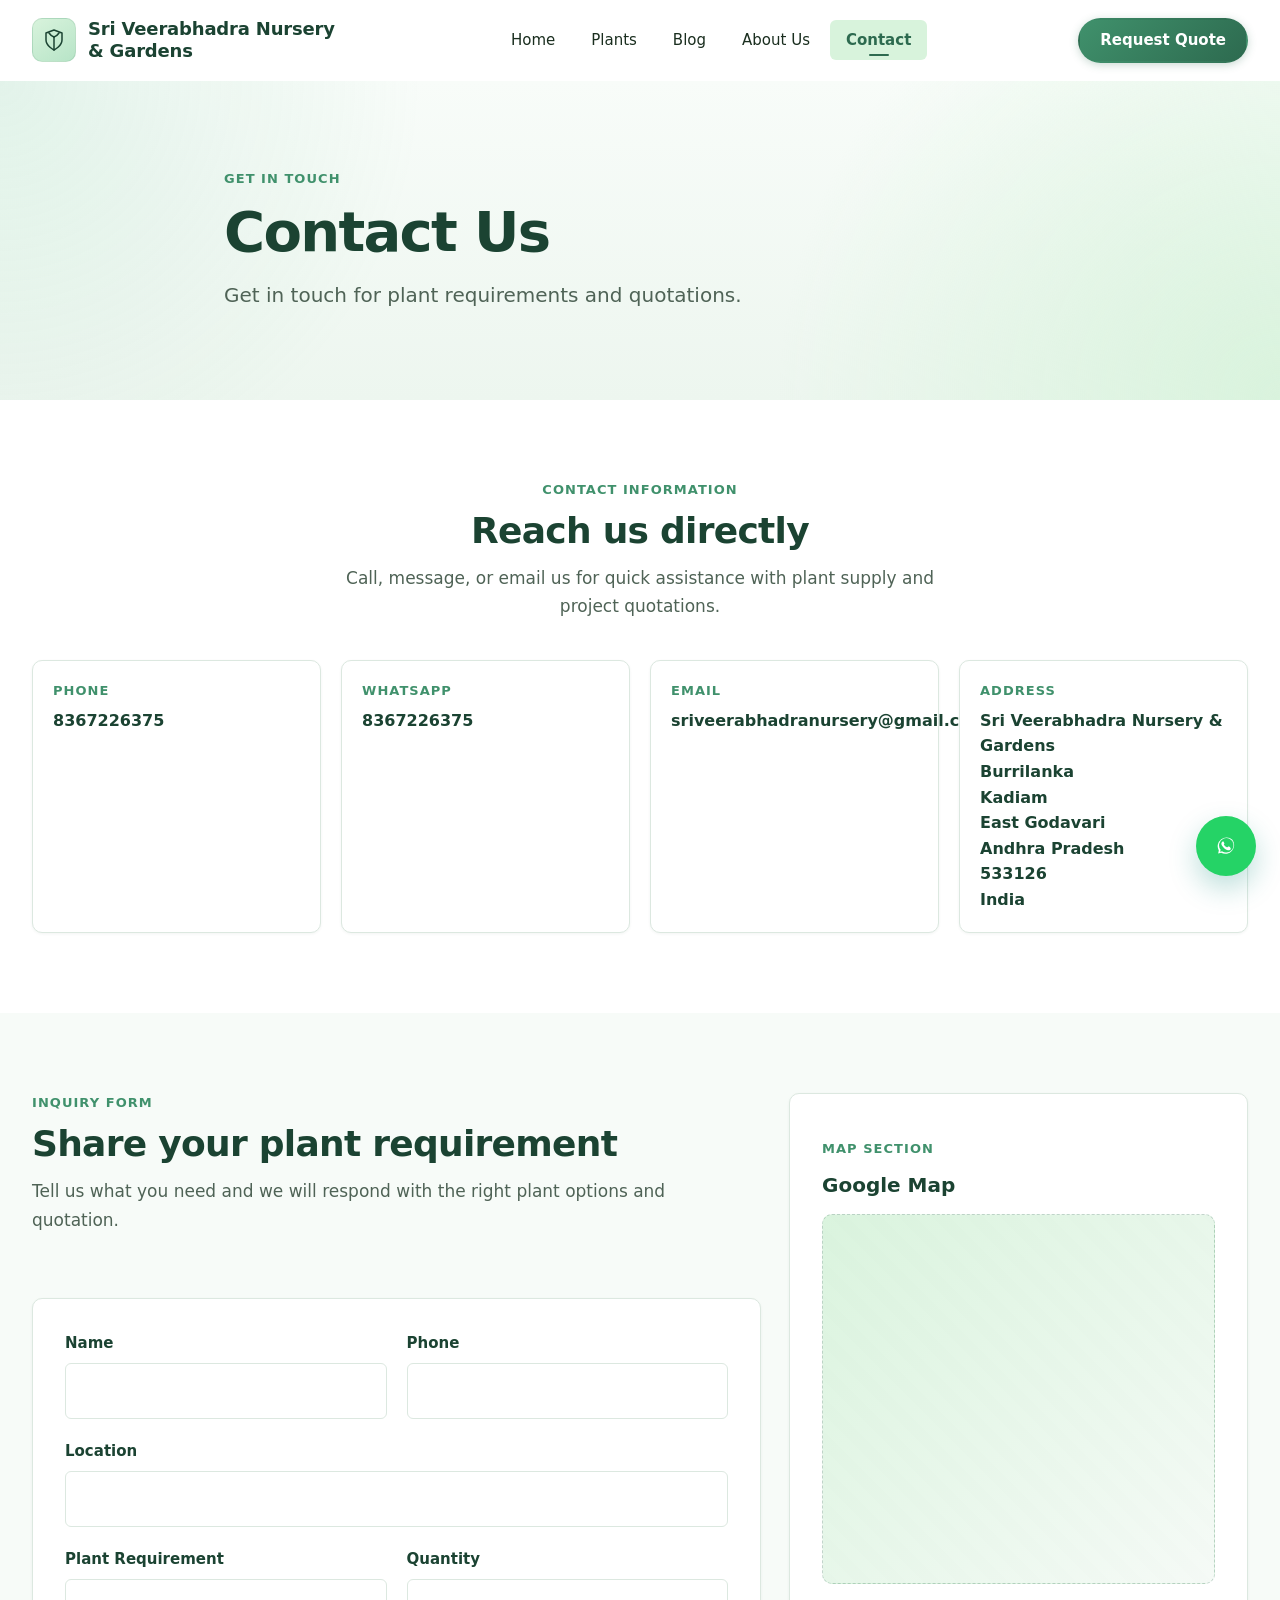
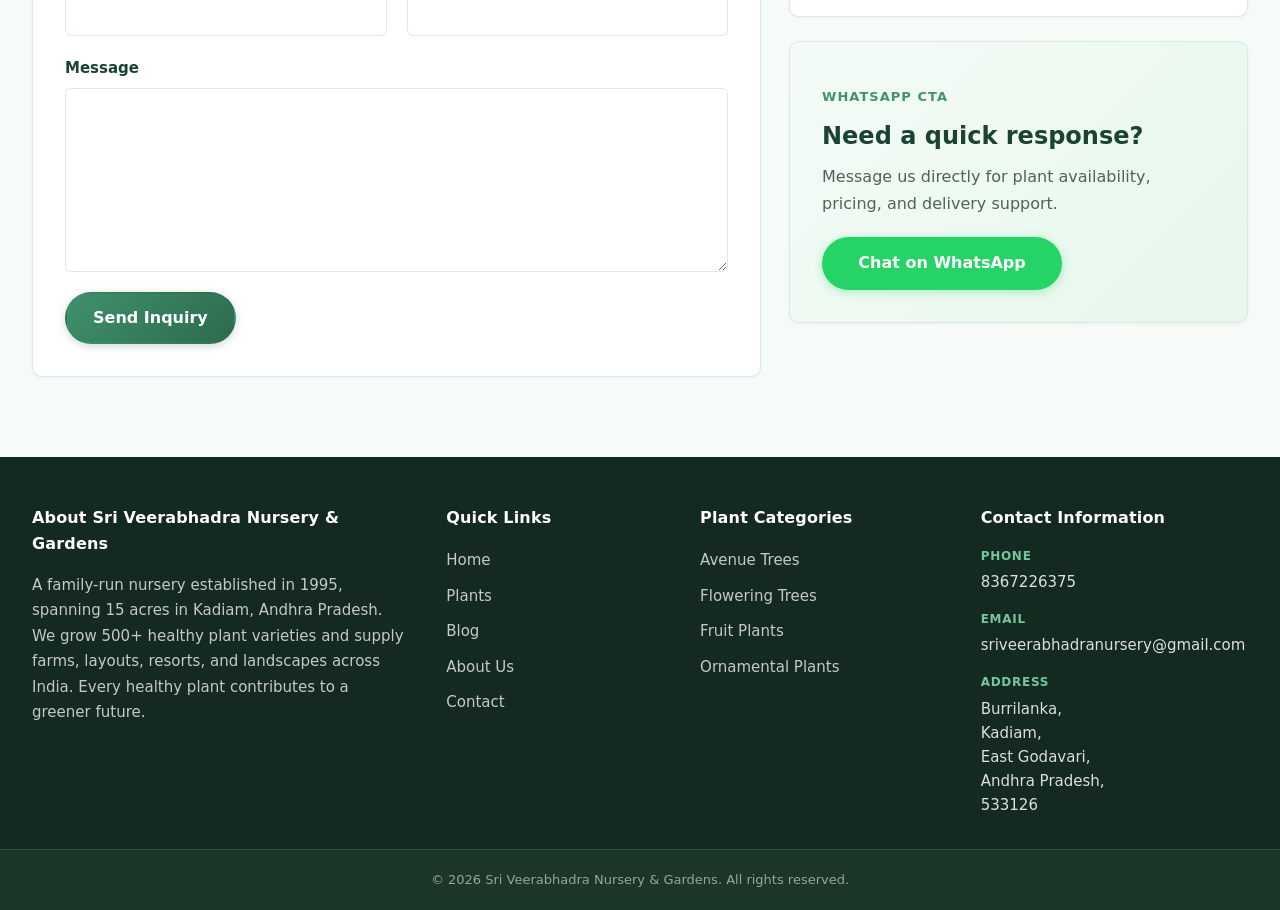
<file: contact.html>
<!DOCTYPE html>
<html lang="en">
<head>
  <meta charset="UTF-8">
  <meta name="viewport" content="width=device-width, initial-scale=1.0">
  <meta name="description" content="Contact Sri Veerabhadra Nursery & Gardens for plant requirements, quotations, and supply enquiries across India.">
  <title>Contact | Sri Veerabhadra Nursery & Gardens</title>
  <link rel="icon" type="image/png" href="assets/images/logo.png">
  <link rel="stylesheet" href="assets/css/style.css">

  <!-- Open Graph / Facebook -->
  <meta property="og:type" content="website">
  <meta property="og:url" content="https://sriveerabhadranursery.com/contact.html">
  <meta property="og:title" content="Contact Us | Sri Veerabhadra Nursery & Gardens">
  <meta property="og:description" content="Get in touch with our nursery team for enquiries, bulk orders, and project quotes.">
  <meta property="og:image" content="https://sriveerabhadranursery.com/assets/images/hero.webp">

  <!-- Twitter -->
  <meta property="twitter:card" content="summary_large_image">
  <meta property="twitter:url" content="https://sriveerabhadranursery.com/contact.html">
  <meta property="twitter:title" content="Contact Us | Sri Veerabhadra Nursery & Gardens">
  <meta property="twitter:description" content="Get in touch with our nursery team for enquiries, bulk orders, and project quotes.">
  <meta property="twitter:image" content="https://sriveerabhadranursery.com/assets/images/hero.webp">
</head>
<body>
  <header class="site-header">
    <div class="container site-header__inner">
      <a href="index.html" class="site-brand" aria-label="Sri Veerabhadra Nursery & Gardens – Home">
        <span class="site-brand__logo" aria-hidden="true">
          <svg xmlns="http://www.w3.org/2000/svg" viewBox="0 0 24 24" fill="none" stroke="currentColor" stroke-width="1.5" stroke-linecap="round" stroke-linejoin="round">
            <path d="M12 22s8-4 8-10V5l-8-3-8 3v7c0 6 8 10 8 10z"/>
            <path d="M12 22V9"/>
            <path d="M12 9C12 9 9 8 7 5"/>
            <path d="M12 9c0 0 3-1 5-4"/>
          </svg>
        </span>
        <span class="site-brand__name">Sri Veerabhadra Nursery &amp; Gardens</span>
      </a>

      <div class="site-header__controls">
        <a href="contact.html" class="btn btn--primary site-header__cta site-header__cta--compact">Request Quote</a>
        <button class="nav-toggle" type="button" aria-expanded="false" aria-controls="site-nav-panel" aria-label="Toggle navigation menu">
          <span class="nav-toggle__bar"></span>
          <span class="nav-toggle__bar"></span>
          <span class="nav-toggle__bar"></span>
        </button>
      </div>

      <nav id="site-nav-panel" class="site-header__panel site-nav" aria-label="Main navigation">
        <ul class="site-nav__list">
          <li><a href="index.html" class="site-nav__link">Home</a></li>
          <li><a href="plants.html" class="site-nav__link">Plants</a></li>
          <li><a href="blog.html" class="site-nav__link">Blog</a></li>
          <li><a href="about.html" class="site-nav__link">About Us</a></li>
          <li><a href="contact.html" class="site-nav__link site-nav__link--active" aria-current="page">Contact</a></li>
        </ul>
      </nav>

      <a href="contact.html" class="btn btn--primary site-header__cta site-header__cta--desktop">Request Quote</a>
    </div>
  </header>

  <main id="main-content">
    <section class="contact-hero" aria-labelledby="contact-hero-heading">
      <div class="container contact-hero__inner">
        <p class="contact-hero__eyebrow">Get in touch</p>
        <h1 id="contact-hero-heading" class="contact-hero__title">Contact Us</h1>
        <p class="contact-hero__subtitle">Get in touch for plant requirements and quotations.</p>
      </div>
    </section>

    <section class="section contact-info" aria-labelledby="contact-info-heading">
      <div class="container">
        <header class="section-header section-header--center">
          <p class="section-header__eyebrow">Contact Information</p>
          <h2 id="contact-info-heading" class="section-header__title">Reach us directly</h2>
          <p class="section-header__desc">Call, message, or email us for quick assistance with plant supply and project quotations.</p>
        </header>

        <div class="contact-info__grid">
          <article class="contact-info__card">
            <span class="contact-info__label">Phone</span>
            <a href="tel:+918367226375" class="contact-info__value">8367226375</a>
          </article>

          <article class="contact-info__card">
            <span class="contact-info__label">WhatsApp</span>
            <a href="https://wa.me/918367226375" class="contact-info__value">8367226375</a>
          </article>

          <article class="contact-info__card contact-info__card--email">
            <span class="contact-info__label">Email</span>
            <a href="mailto:sriveerabhadranursery@gmail.com" class="contact-info__value">sriveerabhadranursery@gmail.com</a>
          </article>

          <article class="contact-info__card contact-info__card--address">
            <span class="contact-info__label">Address</span>
            <address class="contact-info__value contact-info__address">
              Sri Veerabhadra Nursery &amp; Gardens<br>
              Burrilanka<br>
              Kadiam<br>
              East Godavari<br>
              Andhra Pradesh<br>
              533126<br>
              India
            </address>
          </article>
        </div>
      </div>
    </section>

    <section class="section contact-form-section" aria-labelledby="contact-form-heading">
      <div class="container contact-form-section__grid">
        <div class="contact-form-section__content">
          <header class="section-header">
            <p class="section-header__eyebrow">Inquiry Form</p>
            <h2 id="contact-form-heading" class="section-header__title">Share your plant requirement</h2>
            <p class="section-header__desc">Tell us what you need and we will respond with the right plant options and quotation.</p>
          </header>

          <form class="contact-form" id="contact-form" action="#" method="post">
            <div class="contact-form__grid">
              <label class="contact-form__field">
                <span class="contact-form__label">Name</span>
                <input class="contact-form__input" type="text" name="Name" autocomplete="name" required>
              </label>

              <label class="contact-form__field">
                <span class="contact-form__label">Phone</span>
                <input class="contact-form__input" type="tel" name="Phone" autocomplete="tel" inputmode="tel" required>
              </label>

              <label class="contact-form__field contact-form__field--full">
                <span class="contact-form__label">Location</span>
                <input class="contact-form__input" type="text" name="Location" autocomplete="address-level2" required>
              </label>

              <label class="contact-form__field">
                <span class="contact-form__label">Plant Requirement</span>
                <input class="contact-form__input" type="text" name="Plant Requirement" required>
              </label>

              <label class="contact-form__field">
                <span class="contact-form__label">Quantity</span>
                <input class="contact-form__input" type="text" name="Quantity" required>
              </label>

              <label class="contact-form__field contact-form__field--full">
                <span class="contact-form__label">Message</span>
                <textarea class="contact-form__textarea" name="Message" rows="6" required></textarea>
              </label>
            </div>

            <div class="contact-form__actions">
              <button class="btn btn--primary btn--lg" type="submit">Send Inquiry</button>
            </div>
          </form>
        </div>

        <aside class="contact-form-section__sidebar" aria-label="Quick support and map">
          <div class="contact-map" aria-labelledby="contact-map-heading">
            <header class="contact-map__header">
              <p class="contact-map__eyebrow">Map Section</p>
              <h3 id="contact-map-heading" class="contact-map__title">Google Map</h3>
            </header>

            <div class="contact-map__placeholder">
              <iframe
                title="Sri Veerabhadra Nursery & Gardens location map"
                src="https://www.google.com/maps?q=Sri%20Veerabhadra%20Nursery%20%26%20Gardens%2C%20Burrilanka%2C%20Kadiam%2C%20East%20Godavari%2C%20Andhra%20Pradesh%20533126&output=embed"
                width="100%"
                height="320"
                style="border:0; border-radius: inherit; width: 100%; min-height: 18rem;"
                allowfullscreen=""
                loading="lazy"
                referrerpolicy="no-referrer-when-downgrade"></iframe>
            </div>
          </div>

          <div class="contact-whatsapp-cta">
            <p class="contact-whatsapp-cta__eyebrow">WhatsApp CTA</p>
            <h3 class="contact-whatsapp-cta__title">Need a quick response?</h3>
            <p class="contact-whatsapp-cta__text">Message us directly for plant availability, pricing, and delivery support.</p>
            <a href="https://wa.me/918367226375" class="btn btn--whatsapp btn--lg contact-whatsapp-cta__button">Chat on WhatsApp</a>
          </div>
        </aside>
      </div>
    </section>
  </main>

  <footer class="site-footer">
    <div class="site-footer__main">
      <div class="container site-footer__grid">
        <section class="site-footer__section" aria-labelledby="footer-about-heading">
          <h2 id="footer-about-heading" class="site-footer__heading">About Sri Veerabhadra Nursery &amp; Gardens</h2>
          <p class="site-footer__about">
            A family-run nursery established in 1995, spanning 15 acres in Kadiam, Andhra Pradesh.
            We grow 500+ healthy plant varieties and supply farms, layouts, resorts, and landscapes across India.
            Every healthy plant contributes to a greener future.
          </p>
        </section>

        <section class="site-footer__section" aria-labelledby="footer-links-heading">
          <h2 id="footer-links-heading" class="site-footer__heading">Quick Links</h2>
          <ul class="site-footer__links">
            <li><a href="index.html">Home</a></li>
            <li><a href="plants.html">Plants</a></li>
            <li><a href="blog.html">Blog</a></li>
            <li><a href="about.html">About Us</a></li>
            <li><a href="contact.html">Contact</a></li>
          </ul>
        </section>

        <section class="site-footer__section" aria-labelledby="footer-categories-heading">
          <h2 id="footer-categories-heading" class="site-footer__heading">Plant Categories</h2>
          <ul class="site-footer__links">
            <li><a href="plants.html">Avenue Trees</a></li>
            <li><a href="plants.html">Flowering Trees</a></li>
            <li><a href="plants.html">Fruit Plants</a></li>
            <li><a href="plants.html">Ornamental Plants</a></li>
          </ul>
        </section>

        <section class="site-footer__section" aria-labelledby="footer-contact-heading">
          <h2 id="footer-contact-heading" class="site-footer__heading">Contact Information</h2>
          <ul class="site-footer__contact-list">
            <li class="site-footer__contact-item">
              <span class="site-footer__contact-label">Phone</span>
              <a href="tel:+918367226375">8367226375</a>
            </li>
            <li class="site-footer__contact-item">
              <span class="site-footer__contact-label">Email</span>
              <a href="mailto:sriveerabhadranursery@gmail.com">sriveerabhadranursery@gmail.com</a>
            </li>
            <li class="site-footer__contact-item">
              <span class="site-footer__contact-label">Address</span>
              <address>
                Burrilanka,<br>
                Kadiam,<br>
                East Godavari,<br>
                Andhra Pradesh,<br>
                533126
              </address>
            </li>
          </ul>
        </section>
      </div>
    </div>

    <div class="site-footer__bottom">
      <div class="container">
        <p class="site-footer__copyright">&copy; <span id="footer-year"></span> Sri Veerabhadra Nursery &amp; Gardens. All rights reserved.</p>
      </div>
    </div>
  </footer>

  <script src="assets/js/main.js"></script>
</body>
</html>
</file>
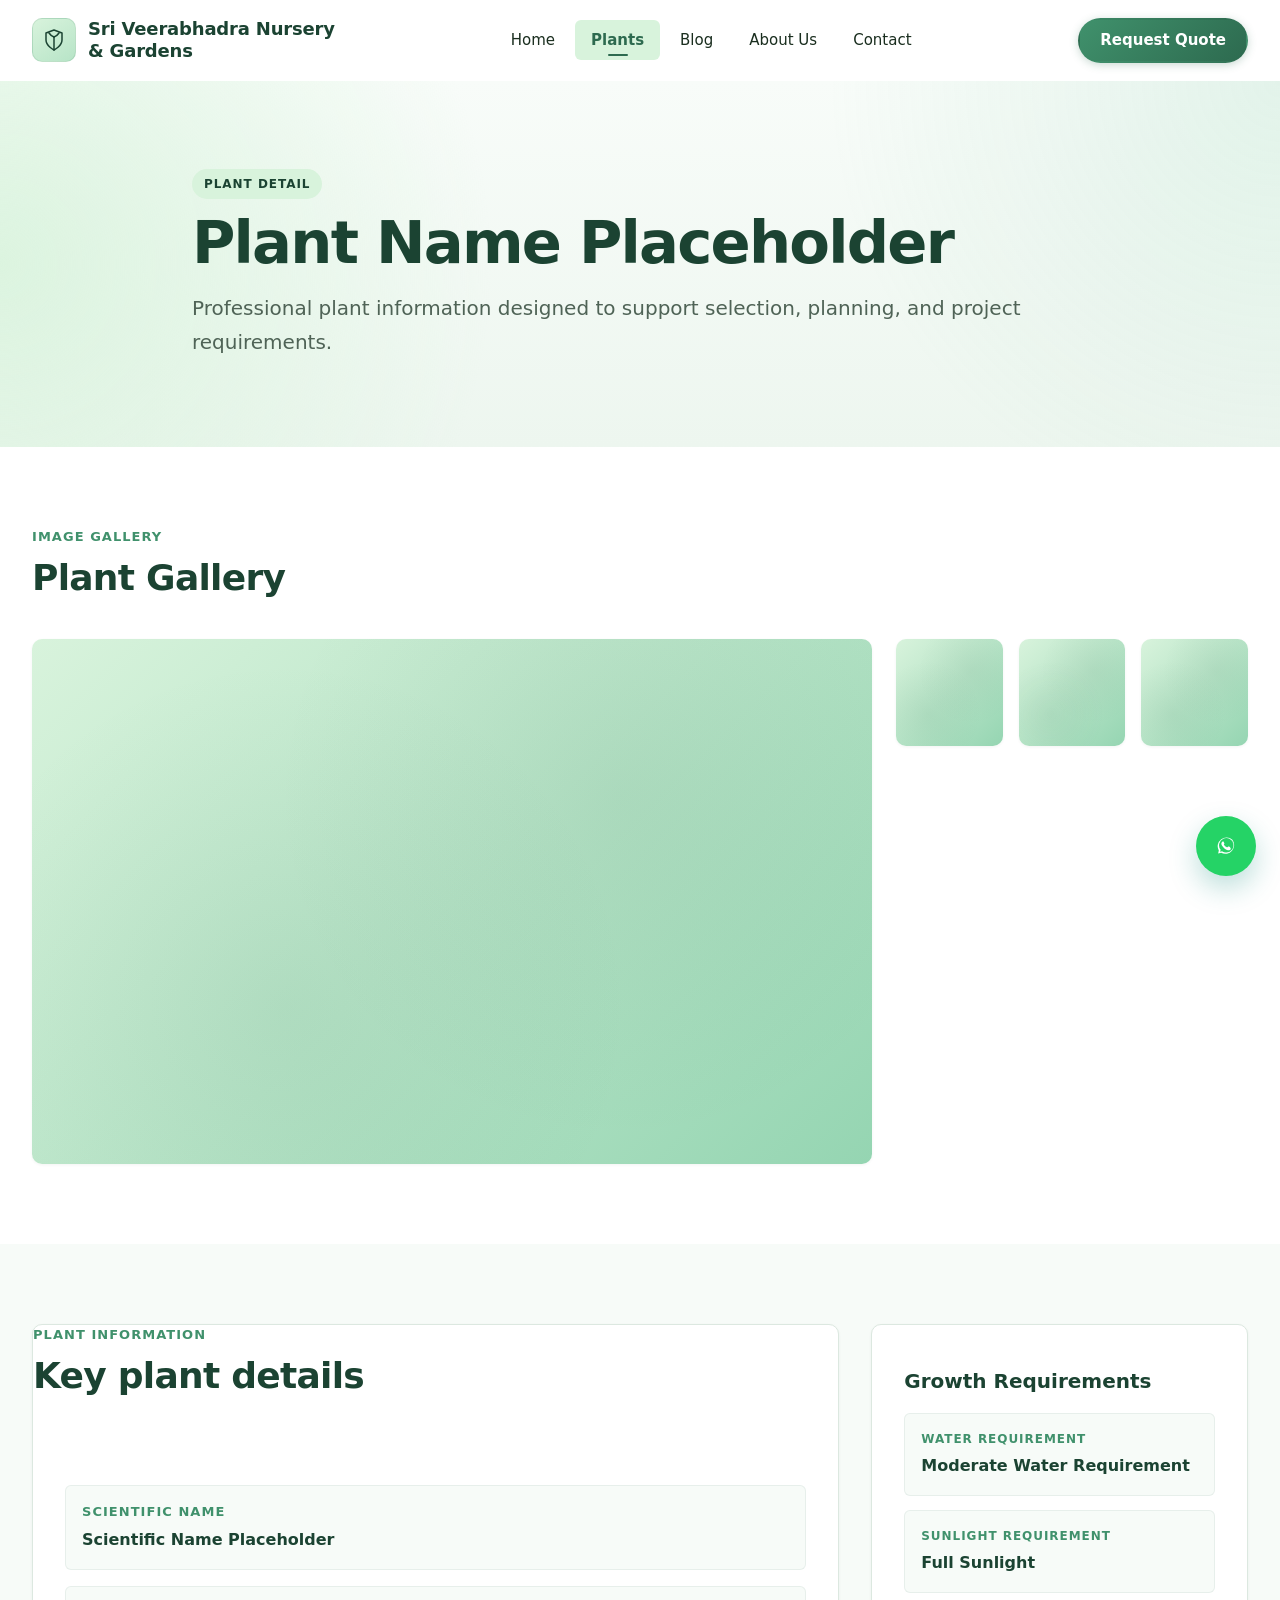
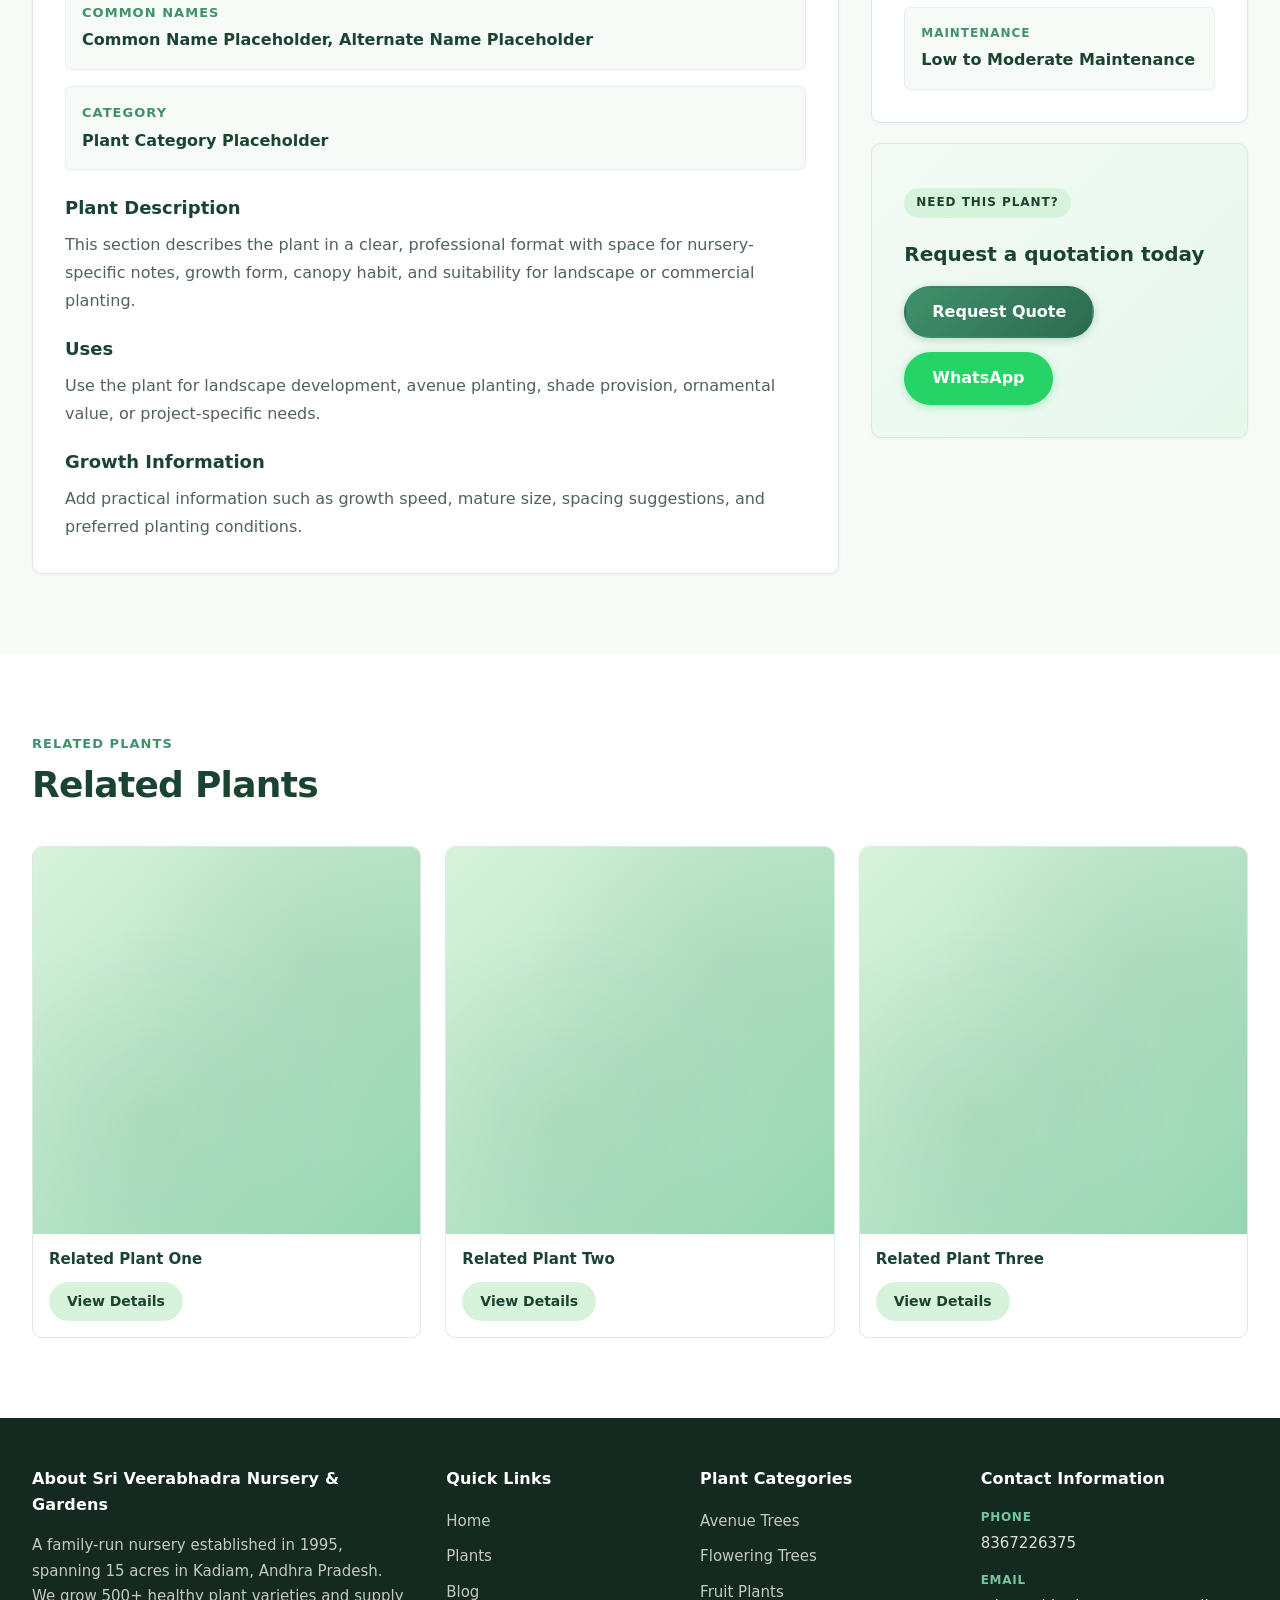
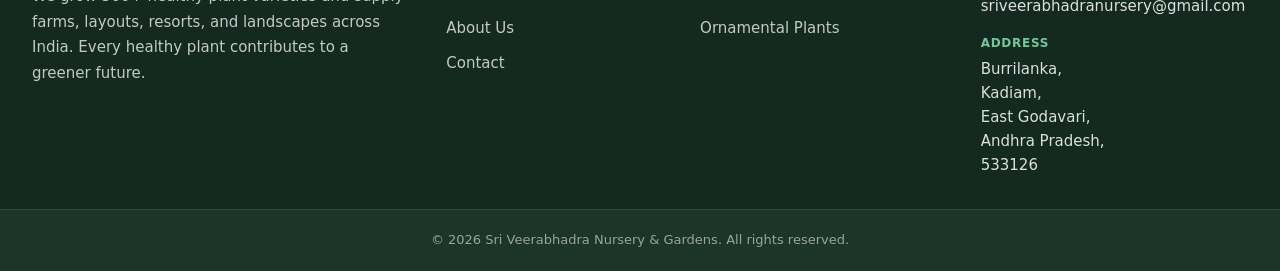
<file: plant-detail.html>
<!DOCTYPE html>
<html lang="en">
<head>
  <meta charset="UTF-8">
  <meta name="viewport" content="width=device-width, initial-scale=1.0">
  <meta name="description" content="Detailed plant information, uses, growth requirements, and related plants from Sri Veerabhadra Nursery & Gardens.">
  <title>Plant Detail | Sri Veerabhadra Nursery &amp; Gardens</title>
  <link rel="icon" type="image/png" href="assets/images/logo.png">
  <link rel="stylesheet" href="assets/css/style.css">

  <!-- Open Graph / Facebook -->
  <meta property="og:type" content="product">
  <meta property="og:url" content="https://sriveerabhadranursery.com/plant-detail.html">
  <meta property="og:title" content="Plant Detail | Sri Veerabhadra Nursery & Gardens">
  <meta property="og:description" content="Detailed information, uses, and growth requirements for our premium nursery plants.">
  <meta property="og:image" content="https://sriveerabhadranursery.com/assets/images/plants/placeholder.webp">

  <!-- Twitter -->
  <meta property="twitter:card" content="summary_large_image">
  <meta property="twitter:url" content="https://sriveerabhadranursery.com/plant-detail.html">
  <meta property="twitter:title" content="Plant Detail | Sri Veerabhadra Nursery & Gardens">
  <meta property="twitter:description" content="Detailed information, uses, and growth requirements for our premium nursery plants.">
  <meta property="twitter:image" content="https://sriveerabhadranursery.com/assets/images/plants/placeholder.webp">

  <script type="application/ld+json" id="plant-schema">
  {
    "@context": "https://schema.org",
    "@type": "Product",
    "name": "Plant Name Placeholder",
    "image": [
      "assets/images/plants/placeholder.webp"
    ],
    "description": "Detailed plant information, uses, and growth requirements.",
    "brand": {
      "@type": "Brand",
      "name": "Sri Veerabhadra Nursery & Gardens"
    },
    "category": "Plant Category Placeholder"
  }
  </script>
</head>
<body>
  <header class="site-header">
    <div class="container site-header__inner">
      <a href="index.html" class="site-brand" aria-label="Sri Veerabhadra Nursery & Gardens – Home">
        <span class="site-brand__logo" aria-hidden="true">
          <svg xmlns="http://www.w3.org/2000/svg" viewBox="0 0 24 24" fill="none" stroke="currentColor" stroke-width="1.5" stroke-linecap="round" stroke-linejoin="round">
            <path d="M12 22s8-4 8-10V5l-8-3-8 3v7c0 6 8 10 8 10z"/>
            <path d="M12 22V9"/>
            <path d="M12 9C12 9 9 8 7 5"/>
            <path d="M12 9c0 0 3-1 5-4"/>
          </svg>
        </span>
        <span class="site-brand__name">Sri Veerabhadra Nursery &amp; Gardens</span>
      </a>

      <div class="site-header__controls">
        <a href="contact.html" class="btn btn--primary site-header__cta site-header__cta--compact">Request Quote</a>
        <button class="nav-toggle" type="button" aria-expanded="false" aria-controls="site-nav-panel" aria-label="Toggle navigation menu">
          <span class="nav-toggle__bar"></span>
          <span class="nav-toggle__bar"></span>
          <span class="nav-toggle__bar"></span>
        </button>
      </div>

      <nav id="site-nav-panel" class="site-header__panel site-nav" aria-label="Main navigation">
        <ul class="site-nav__list">
          <li><a href="index.html" class="site-nav__link">Home</a></li>
          <li><a href="plants.html" class="site-nav__link site-nav__link--active" aria-current="page">Plants</a></li>
          <li><a href="blog.html" class="site-nav__link">Blog</a></li>
          <li><a href="about.html" class="site-nav__link">About Us</a></li>
          <li><a href="contact.html" class="site-nav__link">Contact</a></li>
        </ul>
      </nav>

      <a href="contact.html" class="btn btn--primary site-header__cta site-header__cta--desktop">Request Quote</a>
    </div>
  </header>

  <main id="main-content">
    <section class="plant-detail-hero" aria-labelledby="plant-detail-title">
      <div class="container plant-detail-hero__inner">
        <p class="plant-detail-hero__eyebrow">Plant Detail</p>
        <h1 id="plant-detail-title" class="plant-detail-hero__title">Plant Name Placeholder</h1>
        <p class="plant-detail-hero__subtitle">Professional plant information designed to support selection, planning, and project requirements.</p>
      </div>
    </section>

    <section class="section plant-detail-gallery" aria-labelledby="plant-gallery-heading">
      <div class="container">
        <header class="section-header">
          <p class="section-header__eyebrow">Image Gallery</p>
          <h2 id="plant-gallery-heading" class="section-header__title">Plant Gallery</h2>
        </header>

        <div class="plant-detail-gallery__grid">
          <div id="plant-detail-main-image" class="plant-detail-gallery__main img-placeholder" role="img" aria-label="Main plant image placeholder"></div>
          <div class="plant-detail-gallery__thumbs" aria-label="Additional image placeholders">
            <div class="plant-detail-gallery__thumb img-placeholder" role="img" aria-label="Plant image placeholder 1"></div>
            <div class="plant-detail-gallery__thumb img-placeholder" role="img" aria-label="Plant image placeholder 2"></div>
            <div class="plant-detail-gallery__thumb img-placeholder" role="img" aria-label="Plant image placeholder 3"></div>
          </div>
        </div>
      </div>
    </section>

    <section class="section plant-detail-content" aria-labelledby="plant-detail-content-heading">
      <div class="container plant-detail-content__grid">
        <article class="plant-detail-main">
          <header class="section-header">
            <p class="section-header__eyebrow">Plant Information</p>
            <h2 id="plant-detail-content-heading" class="section-header__title">Key plant details</h2>
          </header>

          <div class="plant-detail-main__card">
            <dl class="plant-detail-facts">
              <div class="plant-detail-facts__item">
                <dt>Scientific Name</dt>
                <dd id="plant-detail-scientific">Scientific Name Placeholder</dd>
              </div>
              <div class="plant-detail-facts__item">
                <dt>Common Names</dt>
                <dd id="plant-detail-common">Common Name Placeholder, Alternate Name Placeholder</dd>
              </div>
              <div class="plant-detail-facts__item">
                <dt>Category</dt>
                <dd id="plant-detail-category">Plant Category Placeholder</dd>
              </div>
            </dl>

            <div class="plant-detail-copy">
              <section class="plant-detail-copy__section">
                <h3>Plant Description</h3>
                <p id="plant-detail-description">
                  This section describes the plant in a clear, professional format with space for nursery-specific notes,
                  growth form, canopy habit, and suitability for landscape or commercial planting.
                </p>
              </section>

              <section class="plant-detail-copy__section">
                <h3>Uses</h3>
                <p id="plant-detail-uses">
                  Use the plant for landscape development, avenue planting, shade provision, ornamental value, or project-specific needs.
                </p>
              </section>

              <section class="plant-detail-copy__section">
                <h3>Growth Information</h3>
                <p id="plant-detail-growth">
                  Add practical information such as growth speed, mature size, spacing suggestions, and preferred planting conditions.
                </p>
              </section>
            </div>
          </div>
        </article>

        <aside class="plant-detail-sidebar" aria-label="Plant requirements">
          <div class="plant-detail-sidebar__card">
            <h3 class="plant-detail-sidebar__title">Growth Requirements</h3>
            <ul class="plant-detail-specs">
              <li>
                <span class="plant-detail-specs__label">Water Requirement</span>
                <span id="plant-detail-water" class="plant-detail-specs__value">Moderate Water Requirement</span>
              </li>
              <li>
                <span class="plant-detail-specs__label">Sunlight Requirement</span>
                <span id="plant-detail-sunlight" class="plant-detail-specs__value">Full Sunlight</span>
              </li>
              <li>
                <span class="plant-detail-specs__label">Maintenance</span>
                <span id="plant-detail-maintenance" class="plant-detail-specs__value">Low to Moderate Maintenance</span>
              </li>
            </ul>
          </div>

          <div class="plant-detail-sidebar__card plant-detail-sidebar__card--cta">
            <p class="plant-detail-sidebar__eyebrow">Need this plant?</p>
            <h3 class="plant-detail-sidebar__title">Request a quotation today</h3>
            <div class="plant-detail-sidebar__actions">
              <a href="contact.html" class="btn btn--primary btn--lg">Request Quote</a>
              <a href="https://wa.me/918367226375" class="btn btn--whatsapp btn--lg">WhatsApp</a>
            </div>
          </div>
        </aside>
      </div>
    </section>

    <section class="section related-plants" aria-labelledby="related-plants-heading">
      <div class="container">
        <header class="section-header">
          <p class="section-header__eyebrow">Related Plants</p>
          <h2 id="related-plants-heading" class="section-header__title">Related Plants</h2>
        </header>

        <div class="related-plants__grid">
          <article class="plant-card">
            <div class="plant-card__image img-placeholder" role="img" aria-label="Related plant placeholder 1"></div>
            <div class="plant-card__body">
              <h3 class="plant-card__title">Related Plant One</h3>
              <a href="plant-detail.html" class="btn btn--secondary btn--sm">View Details</a>
            </div>
          </article>
          <article class="plant-card">
            <div class="plant-card__image img-placeholder" role="img" aria-label="Related plant placeholder 2"></div>
            <div class="plant-card__body">
              <h3 class="plant-card__title">Related Plant Two</h3>
              <a href="plant-detail.html" class="btn btn--secondary btn--sm">View Details</a>
            </div>
          </article>
          <article class="plant-card">
            <div class="plant-card__image img-placeholder" role="img" aria-label="Related plant placeholder 3"></div>
            <div class="plant-card__body">
              <h3 class="plant-card__title">Related Plant Three</h3>
              <a href="plant-detail.html" class="btn btn--secondary btn--sm">View Details</a>
            </div>
          </article>
        </div>
      </div>
    </section>
  </main>

  <footer class="site-footer">
    <div class="site-footer__main">
      <div class="container site-footer__grid">
        <section class="site-footer__section" aria-labelledby="footer-about-heading">
          <h2 id="footer-about-heading" class="site-footer__heading">About Sri Veerabhadra Nursery &amp; Gardens</h2>
          <p class="site-footer__about">
            A family-run nursery established in 1995, spanning 15 acres in Kadiam, Andhra Pradesh.
            We grow 500+ healthy plant varieties and supply farms, layouts, resorts, and landscapes across India.
            Every healthy plant contributes to a greener future.
          </p>
        </section>

        <section class="site-footer__section" aria-labelledby="footer-links-heading">
          <h2 id="footer-links-heading" class="site-footer__heading">Quick Links</h2>
          <ul class="site-footer__links">
            <li><a href="index.html">Home</a></li>
            <li><a href="plants.html">Plants</a></li>
            <li><a href="blog.html">Blog</a></li>
            <li><a href="about.html">About Us</a></li>
            <li><a href="contact.html">Contact</a></li>
          </ul>
        </section>

        <section class="site-footer__section" aria-labelledby="footer-categories-heading">
          <h2 id="footer-categories-heading" class="site-footer__heading">Plant Categories</h2>
          <ul class="site-footer__links">
            <li><a href="plants.html">Avenue Trees</a></li>
            <li><a href="plants.html">Flowering Trees</a></li>
            <li><a href="plants.html">Fruit Plants</a></li>
            <li><a href="plants.html">Ornamental Plants</a></li>
          </ul>
        </section>

        <section class="site-footer__section" aria-labelledby="footer-contact-heading">
          <h2 id="footer-contact-heading" class="site-footer__heading">Contact Information</h2>
          <ul class="site-footer__contact-list">
            <li class="site-footer__contact-item">
              <span class="site-footer__contact-label">Phone</span>
              <a href="tel:+918367226375">8367226375</a>
            </li>
            <li class="site-footer__contact-item">
              <span class="site-footer__contact-label">Email</span>
              <a href="mailto:sriveerabhadranursery@gmail.com">sriveerabhadranursery@gmail.com</a>
            </li>
            <li class="site-footer__contact-item">
              <span class="site-footer__contact-label">Address</span>
              <address>
                Burrilanka,<br>
                Kadiam,<br>
                East Godavari,<br>
                Andhra Pradesh,<br>
                533126
              </address>
            </li>
          </ul>
        </section>
      </div>
    </div>

    <div class="site-footer__bottom">
      <div class="container">
        <p class="site-footer__copyright">&copy; <span id="footer-year"></span> Sri Veerabhadra Nursery &amp; Gardens. All rights reserved.</p>
      </div>
    </div>
  </footer>

  <script src="assets/js/main.js"></script>
</body>
</html>
</file>
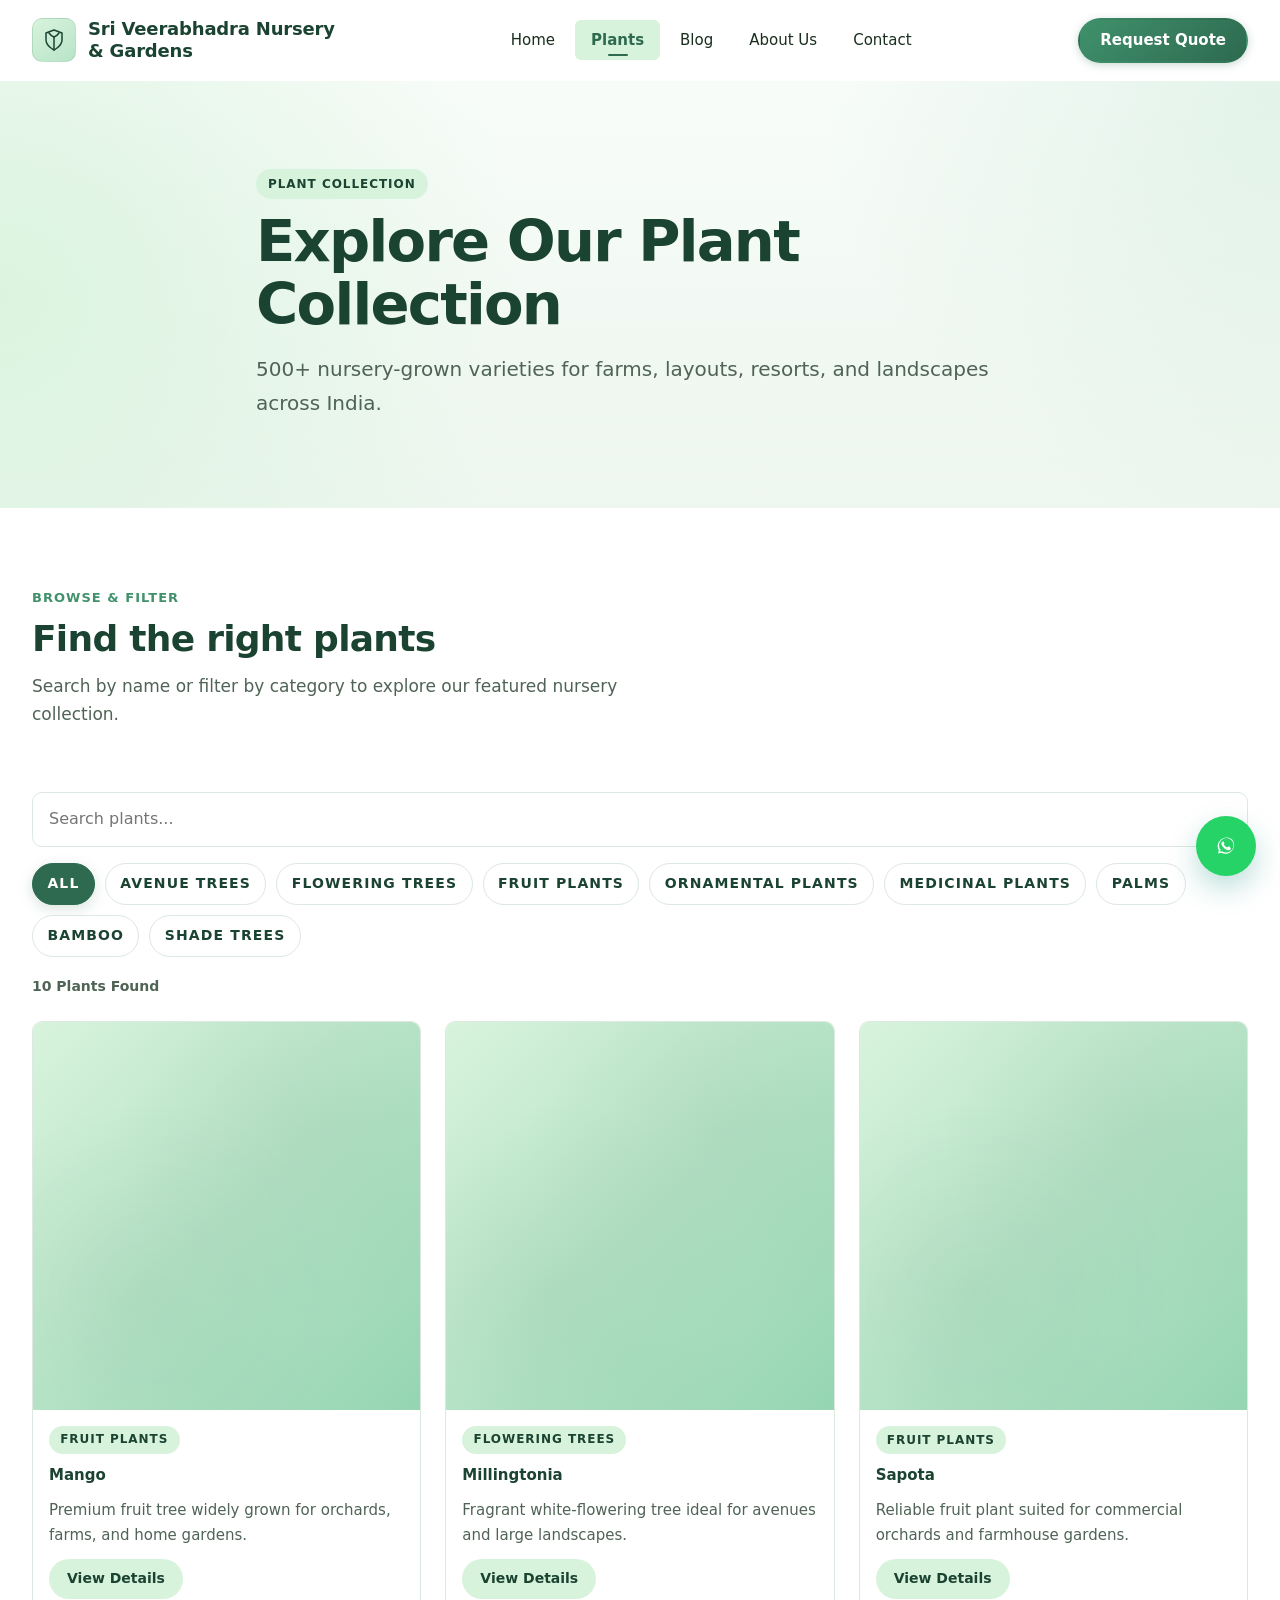
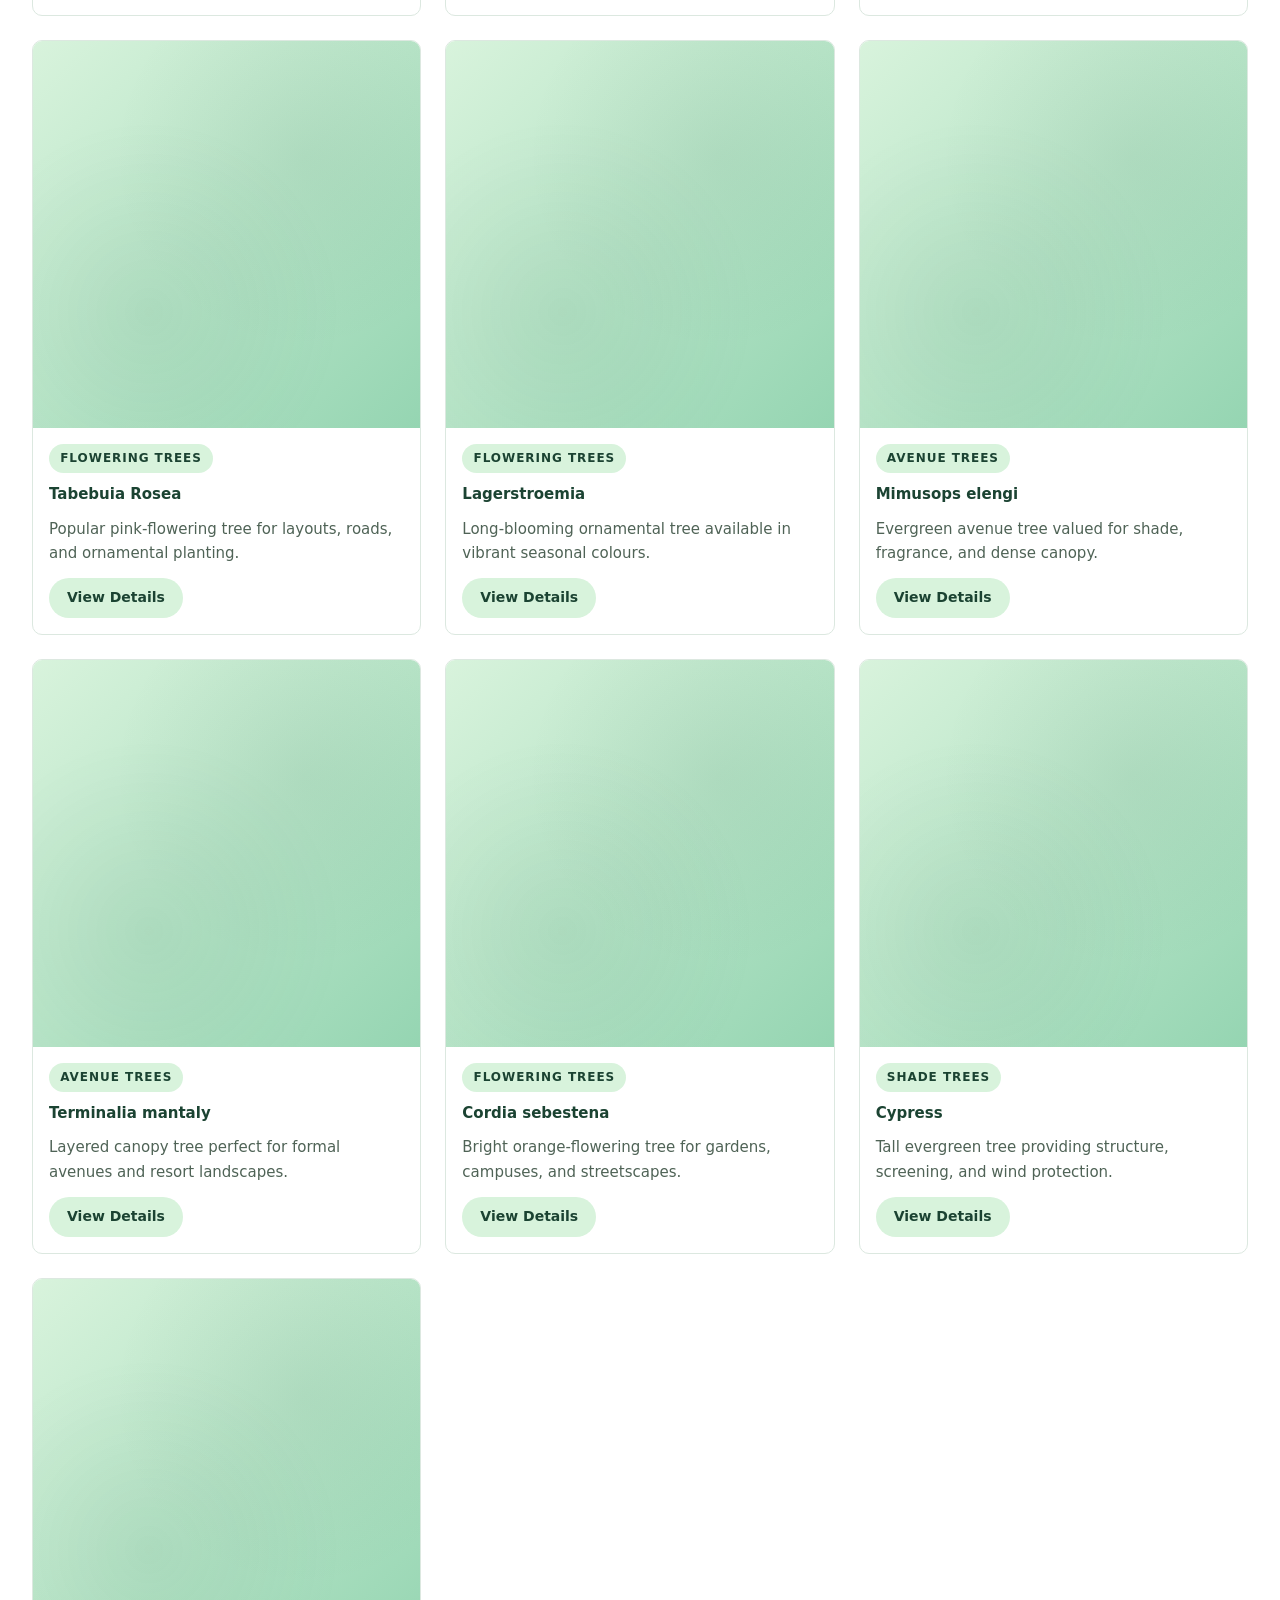
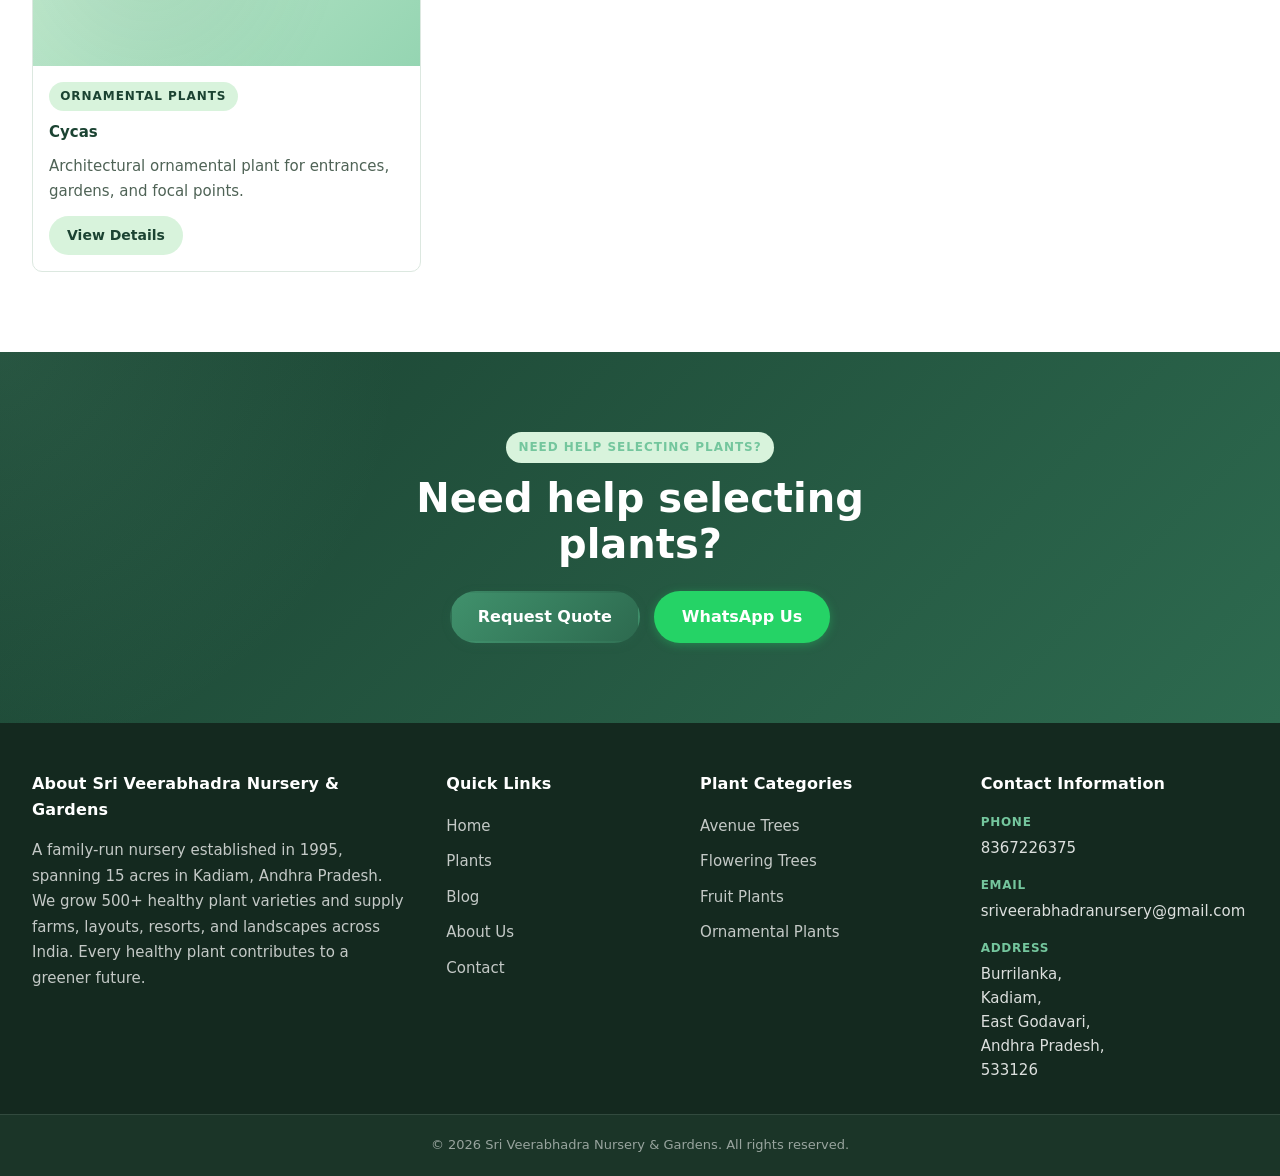
<file: plants.html>
<!DOCTYPE html>
<html lang="en">
<head>
  <meta charset="UTF-8">
  <meta name="viewport" content="width=device-width, initial-scale=1.0">
  <meta name="description" content="Browse 500+ nursery-grown plants at Sri Veerabhadra Nursery & Gardens – avenue trees, flowering trees, fruit plants, palms, bamboo, and more.">
  <title>Plants | Sri Veerabhadra Nursery & Gardens</title>
  <link rel="icon" type="image/png" href="assets/images/logo.png">
  <link rel="stylesheet" href="assets/css/style.css">
</head>
<body>
  <header class="site-header">
    <div class="container site-header__inner">
      <a href="index.html" class="site-brand" aria-label="Sri Veerabhadra Nursery & Gardens – Home">
        <span class="site-brand__logo" aria-hidden="true">
          <svg xmlns="http://www.w3.org/2000/svg" viewBox="0 0 24 24" fill="none" stroke="currentColor" stroke-width="1.5" stroke-linecap="round" stroke-linejoin="round">
            <path d="M12 22s8-4 8-10V5l-8-3-8 3v7c0 6 8 10 8 10z"/>
            <path d="M12 22V9"/>
            <path d="M12 9C12 9 9 8 7 5"/>
            <path d="M12 9c0 0 3-1 5-4"/>
          </svg>
        </span>
        <span class="site-brand__name">Sri Veerabhadra Nursery &amp; Gardens</span>
      </a>

      <div class="site-header__controls">
        <a href="contact.html" class="btn btn--primary site-header__cta site-header__cta--compact">Request Quote</a>
        <button class="nav-toggle" type="button" aria-expanded="false" aria-controls="site-nav-panel" aria-label="Toggle navigation menu">
          <span class="nav-toggle__bar"></span>
          <span class="nav-toggle__bar"></span>
          <span class="nav-toggle__bar"></span>
        </button>
      </div>

      <nav id="site-nav-panel" class="site-header__panel site-nav" aria-label="Main navigation">
        <ul class="site-nav__list">
          <li><a href="index.html" class="site-nav__link">Home</a></li>
          <li><a href="plants.html" class="site-nav__link site-nav__link--active" aria-current="page">Plants</a></li>
          <li><a href="blog.html" class="site-nav__link">Blog</a></li>
          <li><a href="about.html" class="site-nav__link">About Us</a></li>
          <li><a href="contact.html" class="site-nav__link">Contact</a></li>
        </ul>
      </nav>

      <a href="contact.html" class="btn btn--primary site-header__cta site-header__cta--desktop">Request Quote</a>
    </div>
  </header>

  <main id="main-content">
    <section class="plants-hero" aria-labelledby="plants-hero-heading">
      <div class="container plants-hero__inner">
        <p class="plants-hero__eyebrow">Plant Collection</p>
        <h1 id="plants-hero-heading" class="plants-hero__title">Explore Our Plant Collection</h1>
        <p class="plants-hero__subtitle">500+ nursery-grown varieties for farms, layouts, resorts, and landscapes across India.</p>
      </div>
    </section>

    <section class="section plants-catalog" aria-labelledby="plants-catalog-heading">
      <div class="container plants-catalog__layout">
        <header class="section-header">
          <p class="section-header__eyebrow">Browse &amp; Filter</p>
          <h2 id="plants-catalog-heading" class="section-header__title">Find the right plants</h2>
          <p class="section-header__desc">Search by name or filter by category to explore our featured nursery collection.</p>
        </header>

        <div class="plants-catalog__toolbar">
          <div class="plants-catalog__controls">
            <label class="plants-catalog__control">
              <span class="sr-only">Search plants</span>
              <input type="search" class="plants-catalog__input" id="plant-search" placeholder="Search plants..." autocomplete="off">
            </label>
          </div>

          <div class="plants-catalog__tabs plants-filters" aria-label="Plant category filters">
            <button type="button" class="plants-catalog__tab plants-filter-chip is-active" data-category-filter="all" aria-pressed="true">All</button>
            <button type="button" class="plants-catalog__tab plants-filter-chip" data-category-filter="Avenue Trees" aria-pressed="false">Avenue Trees</button>
            <button type="button" class="plants-catalog__tab plants-filter-chip" data-category-filter="Flowering Trees" aria-pressed="false">Flowering Trees</button>
            <button type="button" class="plants-catalog__tab plants-filter-chip" data-category-filter="Fruit Plants" aria-pressed="false">Fruit Plants</button>
            <button type="button" class="plants-catalog__tab plants-filter-chip" data-category-filter="Ornamental Plants" aria-pressed="false">Ornamental Plants</button>
            <button type="button" class="plants-catalog__tab plants-filter-chip" data-category-filter="Medicinal Plants" aria-pressed="false">Medicinal Plants</button>
            <button type="button" class="plants-catalog__tab plants-filter-chip" data-category-filter="Palms" aria-pressed="false">Palms</button>
            <button type="button" class="plants-catalog__tab plants-filter-chip" data-category-filter="Bamboo" aria-pressed="false">Bamboo</button>
            <button type="button" class="plants-catalog__tab plants-filter-chip" data-category-filter="Shade Trees" aria-pressed="false">Shade Trees</button>
          </div>

          <p class="plants-result-count" id="plants-result-count" aria-live="polite">10 Plants Found</p>
        </div>

        <div class="plants-result-empty" id="plants-empty-state" hidden>
          <div class="plants-empty-state__content">
            <span class="plants-empty-state__icon" aria-hidden="true">🌿</span>
            <h3 class="plants-empty-state__title">No plants found</h3>
            <p class="plants-empty-state__text">Try a different search term or clear your category filter.</p>
            <button type="button" id="plants-clear-filters" class="btn btn--secondary">Clear Filters</button>
          </div>
        </div>

        <div class="plants-catalog__grid plants-grid" id="plant-grid">
          <article class="plant-card plants-grid__card plants-catalog__card" data-plant-card data-name="Mango" data-category="Fruit Plants">
            <div class="plant-card__image img-placeholder" role="img" aria-label="Mango"></div>
            <div class="plant-card__body">
              <span class="plant-card__tag">Fruit Plants</span>
              <h3 class="plant-card__title">Mango</h3>
              <p class="plant-card__desc">Premium fruit tree widely grown for orchards, farms, and home gardens.</p>
              <a href="contact.html" class="btn btn--secondary btn--sm">View Details</a>
            </div>
          </article>

          <article class="plant-card plants-grid__card plants-catalog__card" data-plant-card data-name="Millingtonia" data-category="Flowering Trees">
            <div class="plant-card__image img-placeholder" role="img" aria-label="Millingtonia"></div>
            <div class="plant-card__body">
              <span class="plant-card__tag">Flowering Trees</span>
              <h3 class="plant-card__title">Millingtonia</h3>
              <p class="plant-card__desc">Fragrant white-flowering tree ideal for avenues and large landscapes.</p>
              <a href="contact.html" class="btn btn--secondary btn--sm">View Details</a>
            </div>
          </article>

          <article class="plant-card plants-grid__card plants-catalog__card" data-plant-card data-name="Sapota" data-category="Fruit Plants">
            <div class="plant-card__image img-placeholder" role="img" aria-label="Sapota"></div>
            <div class="plant-card__body">
              <span class="plant-card__tag">Fruit Plants</span>
              <h3 class="plant-card__title">Sapota</h3>
              <p class="plant-card__desc">Reliable fruit plant suited for commercial orchards and farmhouse gardens.</p>
              <a href="contact.html" class="btn btn--secondary btn--sm">View Details</a>
            </div>
          </article>

          <article class="plant-card plants-grid__card plants-catalog__card" data-plant-card data-name="Tabebuia Rosea" data-category="Flowering Trees">
            <div class="plant-card__image img-placeholder" role="img" aria-label="Tabebuia Rosea"></div>
            <div class="plant-card__body">
              <span class="plant-card__tag">Flowering Trees</span>
              <h3 class="plant-card__title">Tabebuia Rosea</h3>
              <p class="plant-card__desc">Popular pink-flowering tree for layouts, roads, and ornamental planting.</p>
              <a href="contact.html" class="btn btn--secondary btn--sm">View Details</a>
            </div>
          </article>

          <article class="plant-card plants-grid__card plants-catalog__card" data-plant-card data-name="Lagerstroemia" data-category="Flowering Trees">
            <div class="plant-card__image img-placeholder" role="img" aria-label="Lagerstroemia"></div>
            <div class="plant-card__body">
              <span class="plant-card__tag">Flowering Trees</span>
              <h3 class="plant-card__title">Lagerstroemia</h3>
              <p class="plant-card__desc">Long-blooming ornamental tree available in vibrant seasonal colours.</p>
              <a href="contact.html" class="btn btn--secondary btn--sm">View Details</a>
            </div>
          </article>

          <article class="plant-card plants-grid__card plants-catalog__card" data-plant-card data-name="Mimusops elengi" data-category="Avenue Trees">
            <div class="plant-card__image img-placeholder" role="img" aria-label="Mimusops elengi"></div>
            <div class="plant-card__body">
              <span class="plant-card__tag">Avenue Trees</span>
              <h3 class="plant-card__title">Mimusops elengi</h3>
              <p class="plant-card__desc">Evergreen avenue tree valued for shade, fragrance, and dense canopy.</p>
              <a href="contact.html" class="btn btn--secondary btn--sm">View Details</a>
            </div>
          </article>

          <article class="plant-card plants-grid__card plants-catalog__card" data-plant-card data-name="Terminalia mantaly" data-category="Avenue Trees">
            <div class="plant-card__image img-placeholder" role="img" aria-label="Terminalia mantaly"></div>
            <div class="plant-card__body">
              <span class="plant-card__tag">Avenue Trees</span>
              <h3 class="plant-card__title">Terminalia mantaly</h3>
              <p class="plant-card__desc">Layered canopy tree perfect for formal avenues and resort landscapes.</p>
              <a href="contact.html" class="btn btn--secondary btn--sm">View Details</a>
            </div>
          </article>

          <article class="plant-card plants-grid__card plants-catalog__card" data-plant-card data-name="Cordia sebestena" data-category="Flowering Trees">
            <div class="plant-card__image img-placeholder" role="img" aria-label="Cordia sebestena"></div>
            <div class="plant-card__body">
              <span class="plant-card__tag">Flowering Trees</span>
              <h3 class="plant-card__title">Cordia sebestena</h3>
              <p class="plant-card__desc">Bright orange-flowering tree for gardens, campuses, and streetscapes.</p>
              <a href="contact.html" class="btn btn--secondary btn--sm">View Details</a>
            </div>
          </article>

          <article class="plant-card plants-grid__card plants-catalog__card" data-plant-card data-name="Cypress" data-category="Shade Trees">
            <div class="plant-card__image img-placeholder" role="img" aria-label="Cypress"></div>
            <div class="plant-card__body">
              <span class="plant-card__tag">Shade Trees</span>
              <h3 class="plant-card__title">Cypress</h3>
              <p class="plant-card__desc">Tall evergreen tree providing structure, screening, and wind protection.</p>
              <a href="contact.html" class="btn btn--secondary btn--sm">View Details</a>
            </div>
          </article>

          <article class="plant-card plants-grid__card plants-catalog__card" data-plant-card data-name="Cycas" data-category="Ornamental Plants">
            <div class="plant-card__image img-placeholder" role="img" aria-label="Cycas"></div>
            <div class="plant-card__body">
              <span class="plant-card__tag">Ornamental Plants</span>
              <h3 class="plant-card__title">Cycas</h3>
              <p class="plant-card__desc">Architectural ornamental plant for entrances, gardens, and focal points.</p>
              <a href="contact.html" class="btn btn--secondary btn--sm">View Details</a>
            </div>
          </article>
        </div>
      </div>
    </section>

    <section class="section plants-cta" aria-labelledby="plants-cta-heading">
      <div class="container plants-cta__inner">
        <p class="plants-cta__eyebrow">Need help selecting plants?</p>
        <h2 id="plants-cta-heading" class="plants-cta__title">Need help selecting plants?</h2>
        <div class="plants-cta__actions">
          <a href="contact.html" class="btn btn--primary btn--lg">Request Quote</a>
          <a href="https://wa.me/918367226375" class="btn btn--whatsapp btn--lg" target="_blank" rel="noopener noreferrer">WhatsApp Us</a>
        </div>
      </div>
    </section>
  </main>

  <footer class="site-footer">
    <div class="site-footer__main">
      <div class="container site-footer__grid">
        <section class="site-footer__section" aria-labelledby="footer-about-heading">
          <h2 id="footer-about-heading" class="site-footer__heading">About Sri Veerabhadra Nursery &amp; Gardens</h2>
          <p class="site-footer__about">
            A family-run nursery established in 1995, spanning 15 acres in Kadiam, Andhra Pradesh.
            We grow 500+ healthy plant varieties and supply farms, layouts, resorts, and landscapes across India.
            Every healthy plant contributes to a greener future.
          </p>
        </section>

        <section class="site-footer__section" aria-labelledby="footer-links-heading">
          <h2 id="footer-links-heading" class="site-footer__heading">Quick Links</h2>
          <ul class="site-footer__links">
            <li><a href="index.html">Home</a></li>
            <li><a href="plants.html">Plants</a></li>
            <li><a href="blog.html">Blog</a></li>
            <li><a href="about.html">About Us</a></li>
            <li><a href="contact.html">Contact</a></li>
          </ul>
        </section>

        <section class="site-footer__section" aria-labelledby="footer-categories-heading">
          <h2 id="footer-categories-heading" class="site-footer__heading">Plant Categories</h2>
          <ul class="site-footer__links">
            <li><a href="plants.html">Avenue Trees</a></li>
            <li><a href="plants.html">Flowering Trees</a></li>
            <li><a href="plants.html">Fruit Plants</a></li>
            <li><a href="plants.html">Ornamental Plants</a></li>
          </ul>
        </section>

        <section class="site-footer__section" aria-labelledby="footer-contact-heading">
          <h2 id="footer-contact-heading" class="site-footer__heading">Contact Information</h2>
          <ul class="site-footer__contact-list">
            <li class="site-footer__contact-item">
              <span class="site-footer__contact-label">Phone</span>
              <a href="tel:+918367226375">8367226375</a>
            </li>
            <li class="site-footer__contact-item">
              <span class="site-footer__contact-label">Email</span>
              <a href="mailto:sriveerabhadranursery@gmail.com">sriveerabhadranursery@gmail.com</a>
            </li>
            <li class="site-footer__contact-item">
              <span class="site-footer__contact-label">Address</span>
              <address>
                Burrilanka,<br>
                Kadiam,<br>
                East Godavari,<br>
                Andhra Pradesh,<br>
                533126
              </address>
            </li>
          </ul>
        </section>
      </div>
    </div>

    <div class="site-footer__bottom">
      <div class="container">
        <p class="site-footer__copyright">&copy; <span id="footer-year"></span> Sri Veerabhadra Nursery &amp; Gardens. All rights reserved.</p>
      </div>
    </div>
  </footer>

  <script src="assets/js/main.js"></script>
</body>
</html>
</file>
<file: assets/css/style.css>
/* ==========================================================================
   Sri Veerabhadra Nursery & Gardens – Global Styles
   ========================================================================== */

/* --------------------------------------------------------------------------
   Design Tokens – Nature-Inspired Premium Theme
   -------------------------------------------------------------------------- */
:root {
  --color-primary: #2d6a4f;
  --color-primary-dark: #1b4332;
  --color-primary-light: #40916c;
  --color-accent: #74c69d;
  --color-accent-soft: #d8f3dc;
  --color-bg: #ffffff;
  --color-bg-alt: #f7fbf8;
  --color-text: #1a2e1f;
  --color-text-muted: #4f6356;
  --color-border: #dce8e0;
  --color-footer-bg: #14291f;
  --color-footer-surface: #1b3528;

  --font-family: system-ui, -apple-system, "Segoe UI", Roboto, "Helvetica Neue", Arial, sans-serif;
  --font-size-base: 1rem;
  --line-height-base: 1.6;

  --container-max: 1280px;
  --container-padding: 1.25rem;
  --header-height: 4.5rem;

  --radius-sm: 6px;
  --radius-md: 10px;
  --radius-full: 999px;

  --shadow-sm: 0 1px 3px rgba(27, 67, 50, 0.06);
  --shadow-md: 0 4px 20px rgba(27, 67, 50, 0.08);
  --shadow-header: 0 2px 16px rgba(27, 67, 50, 0.06);

  --transition-fast: 0.2s ease;
  --transition-base: 0.3s ease;
}

/* --------------------------------------------------------------------------
   Reset & Base
   -------------------------------------------------------------------------- */
*,
*::before,
*::after {
  box-sizing: border-box;
}

html {
  scroll-behavior: smooth;
}

body {
  margin: 0;
  font-family: var(--font-family);
  font-size: var(--font-size-base);
  line-height: var(--line-height-base);
  color: var(--color-text);
  background-color: var(--color-bg);
  min-height: 100vh;
  display: flex;
  flex-direction: column;
}

img {
  max-width: 100%;
  height: auto;
  display: block;
}

a {
  color: var(--color-primary);
  text-decoration-thickness: 1px;
  text-underline-offset: 3px;
  transition: color var(--transition-fast);
}

a:hover {
  color: var(--color-primary-dark);
}

address {
  font-style: normal;
}

ul {
  margin: 0;
  padding: 0;
}

.sr-only {
  position: absolute;
  width: 1px;
  height: 1px;
  padding: 0;
  margin: -1px;
  overflow: hidden;
  clip: rect(0, 0, 0, 0);
  white-space: nowrap;
  border: 0;
}

/* --------------------------------------------------------------------------
   Layout
   -------------------------------------------------------------------------- */
.container {
  width: 100%;
  max-width: var(--container-max);
  margin-inline: auto;
  padding-inline: var(--container-padding);
}

main {
  flex: 1;
}

/* --------------------------------------------------------------------------
   Buttons
   -------------------------------------------------------------------------- */
.btn {
  display: inline-flex;
  align-items: center;
  justify-content: center;
  gap: 0.5rem;
  padding: 0.625rem 1.25rem;
  font-family: inherit;
  font-size: 0.9375rem;
  font-weight: 600;
  line-height: 1.4;
  text-decoration: none;
  border-radius: var(--radius-full);
  border: 2px solid transparent;
  cursor: pointer;
  white-space: nowrap;
  transition:
    background-color var(--transition-base),
    color var(--transition-base),
    border-color var(--transition-base),
    box-shadow var(--transition-base),
    transform var(--transition-fast);
}

.btn--primary {
  color: #ffffff;
  background: linear-gradient(135deg, var(--color-primary-light) 0%, var(--color-primary) 100%);
  box-shadow: 0 2px 8px rgba(45, 106, 79, 0.25);
}

.btn--primary:hover {
  color: #ffffff;
  background: linear-gradient(135deg, var(--color-primary) 0%, var(--color-primary-dark) 100%);
  box-shadow: 0 4px 14px rgba(45, 106, 79, 0.35);
  transform: translateY(-1px);
}

/* --------------------------------------------------------------------------
   Header
   -------------------------------------------------------------------------- */
.site-header {
  position: sticky;
  top: 0;
  z-index: 200;
  background-color: rgba(255, 255, 255, 0.96);
  backdrop-filter: blur(10px);
  border-bottom: 1px solid transparent;
  transition:
    border-color var(--transition-base),
    box-shadow var(--transition-base);
}

.site-header.is-scrolled {
  border-color: var(--color-border);
  box-shadow: var(--shadow-header);
}

.site-header__inner {
  display: grid;
  grid-template-columns: 1fr auto;
  align-items: center;
  gap: 1rem;
  min-height: var(--header-height);
}

/* Brand – Left */
.site-brand {
  display: flex;
  align-items: center;
  gap: 0.75rem;
  text-decoration: none;
  color: var(--color-primary-dark);
  min-width: 0;
  transition: opacity var(--transition-fast);
}

.site-brand:hover {
  color: var(--color-primary-dark);
  opacity: 0.9;
}

.site-brand__logo {
  flex-shrink: 0;
  display: flex;
  align-items: center;
  justify-content: center;
  width: 2.75rem;
  height: 2.75rem;
  border-radius: var(--radius-md);
  background: linear-gradient(145deg, var(--color-accent-soft) 0%, #b7e4c7 100%);
  border: 1px solid rgba(45, 106, 79, 0.12);
  color: var(--color-primary-dark);
  transition: transform var(--transition-base), box-shadow var(--transition-base);
}

.site-brand:hover .site-brand__logo {
  transform: scale(1.03);
  box-shadow: var(--shadow-sm);
}

.site-brand__logo svg {
  width: 1.5rem;
  height: 1.5rem;
}

.site-brand__name {
  font-weight: 700;
  font-size: 0.9375rem;
  line-height: 1.25;
  letter-spacing: -0.01em;
}

/* Mobile controls */
.site-header__controls {
  display: flex;
  align-items: center;
  gap: 0.625rem;
}

.site-header__cta--compact {
  display: inline-flex;
  padding: 0.5rem 0.875rem;
  font-size: 0.8125rem;
}

.site-header__cta--desktop {
  display: none;
}

.nav-toggle {
  display: flex;
  flex-direction: column;
  justify-content: center;
  align-items: center;
  gap: 5px;
  width: 2.75rem;
  height: 2.75rem;
  padding: 0;
  border: 1px solid var(--color-border);
  border-radius: var(--radius-sm);
  background: var(--color-bg);
  cursor: pointer;
  transition:
    background-color var(--transition-fast),
    border-color var(--transition-fast);
}

.nav-toggle:hover {
  background-color: var(--color-bg-alt);
  border-color: var(--color-accent);
}

.nav-toggle__bar {
  display: block;
  width: 1.25rem;
  height: 2px;
  background-color: var(--color-primary-dark);
  border-radius: 2px;
  transition:
    transform var(--transition-base),
    opacity var(--transition-base);
}

.nav-toggle[aria-expanded="true"] .nav-toggle__bar:nth-child(1) {
  transform: translateY(7px) rotate(45deg);
}

.nav-toggle[aria-expanded="true"] .nav-toggle__bar:nth-child(2) {
  opacity: 0;
}

.nav-toggle[aria-expanded="true"] .nav-toggle__bar:nth-child(3) {
  transform: translateY(-7px) rotate(-45deg);
}

/* Nav panel – mobile dropdown / desktop center nav */
.site-header__panel {
  grid-column: 1 / -1;
  max-height: 0;
  overflow: hidden;
  opacity: 0;
  transition:
    max-height var(--transition-base),
    opacity var(--transition-base),
    padding var(--transition-base);
}

.site-header__panel.is-open {
  max-height: 24rem;
  opacity: 1;
  padding-bottom: 1rem;
}

.site-nav__list {
  list-style: none;
  display: flex;
  flex-direction: column;
  gap: 0.125rem;
  margin: 0;
  padding: 0.5rem 0 0;
}

.site-nav__link {
  display: block;
  padding: 0.75rem 1rem;
  color: var(--color-text);
  text-decoration: none;
  font-weight: 500;
  font-size: 0.9375rem;
  border-radius: var(--radius-sm);
  transition:
    color var(--transition-fast),
    background-color var(--transition-fast);
}

.site-nav__link:hover {
  color: var(--color-primary);
  background-color: var(--color-bg-alt);
}

.site-nav__link--active {
  color: var(--color-primary);
  background-color: var(--color-accent-soft);
  font-weight: 600;
}


/* --------------------------------------------------------------------------
   Footer
   -------------------------------------------------------------------------- */
.site-footer {
  background-color: var(--color-footer-bg);
  color: rgba(255, 255, 255, 0.88);
  margin-top: auto;
}

.site-footer__main {
  padding-block: 3rem 2rem;
}

.site-footer__grid {
  display: grid;
  gap: 2rem;
}

.site-footer__heading {
  margin: 0 0 1rem;
  font-size: 1rem;
  font-weight: 700;
  color: #ffffff;
  letter-spacing: 0.01em;
}

.site-footer__about {
  margin: 0;
  font-size: 0.9375rem;
  line-height: 1.7;
  color: rgba(255, 255, 255, 0.75);
}

.site-footer__links {
  list-style: none;
  display: flex;
  flex-direction: column;
  gap: 0.625rem;
}

.site-footer__links a {
  color: rgba(255, 255, 255, 0.75);
  text-decoration: none;
  font-size: 0.9375rem;
  transition: color var(--transition-fast), padding-left var(--transition-fast);
}

.site-footer__links a:hover {
  color: var(--color-accent);
  padding-left: 0.25rem;
}

.site-footer__contact-list {
  list-style: none;
  display: flex;
  flex-direction: column;
  gap: 1rem;
}

.site-footer__contact-item {
  display: flex;
  flex-direction: column;
  gap: 0.25rem;
}

.site-footer__contact-label {
  font-size: 0.75rem;
  font-weight: 600;
  text-transform: uppercase;
  letter-spacing: 0.06em;
  color: var(--color-accent);
}

.site-footer__contact-item a,
.site-footer__contact-item address {
  font-size: 0.9375rem;
  line-height: 1.6;
  color: rgba(255, 255, 255, 0.85);
}

.site-footer__contact-item a {
  text-decoration: none;
  transition: color var(--transition-fast);
}

.site-footer__contact-item a:hover {
  color: #ffffff;
}

.site-footer__bottom {
  border-top: 1px solid rgba(255, 255, 255, 0.1);
  padding-block: 1.25rem;
  background-color: var(--color-footer-surface);
}

.site-footer__copyright {
  margin: 0;
  text-align: center;
  font-size: 0.8125rem;
  color: rgba(255, 255, 255, 0.55);
}

/* --------------------------------------------------------------------------
   Responsive – Tablet
   -------------------------------------------------------------------------- */
@media (min-width: 768px) {
  :root {
    --container-padding: 2rem;
    --header-height: 5rem;
  }

  .site-brand__name {
    font-size: 1.0625rem;
  }

  .site-header__inner {
    grid-template-columns: auto 1fr auto;
    gap: 1.5rem;
  }

  .site-header__controls {
    display: none;
  }

  .site-header__panel {
    grid-column: 2;
    display: flex;
    justify-content: center;
    max-height: none;
    overflow: visible;
    opacity: 1;
    padding-bottom: 0;
  }

  .site-nav__list {
    flex-direction: row;
    align-items: center;
    justify-content: center;
    gap: 0.25rem;
    margin: 0;
    padding: 0;
  }

  .site-nav__link {
    padding: 0.5rem 0.875rem;
    position: relative;
  }

  .site-nav__link--active::after {
    content: "";
    position: absolute;
    bottom: 0.25rem;
    left: 50%;
    transform: translateX(-50%);
    width: 1.25rem;
    height: 2px;
    background-color: var(--color-primary);
    border-radius: var(--radius-full);
  }

  .site-header__cta--compact {
    display: none;
  }

  .site-header__cta--desktop {
    grid-column: 3;
    display: inline-flex;
    flex-shrink: 0;
  }

  .site-footer__grid {
    grid-template-columns: repeat(2, 1fr);
    gap: 2.5rem 2rem;
  }
}

/* --------------------------------------------------------------------------
   Responsive – Desktop
   -------------------------------------------------------------------------- */
@media (min-width: 1024px) {
  .site-brand__name {
    font-size: 1.125rem;
    max-width: 16rem;
  }

  .site-nav__link {
    padding: 0.5rem 1rem;
  }

  .site-footer__grid {
    grid-template-columns: 1.4fr 0.8fr 0.9fr 1fr;
    gap: 2.5rem;
  }
}

/* ==========================================================================
   Homepage Sections
   ========================================================================== */

/* --------------------------------------------------------------------------
   Shared Section & Button Utilities
   -------------------------------------------------------------------------- */
.section {
  padding-block: 4rem;
}

.section-header {
  margin-bottom: 2.5rem;
  max-width: 40rem;
}

.section-header--center {
  margin-inline: auto;
  text-align: center;
}

.section-header__eyebrow {
  margin: 0 0 0.5rem;
  font-size: 0.8125rem;
  font-weight: 700;
  text-transform: uppercase;
  letter-spacing: 0.08em;
  color: var(--color-primary-light);
}

.section-header__title {
  margin: 0 0 0.75rem;
  font-size: clamp(1.625rem, 4vw, 2.25rem);
  font-weight: 700;
  line-height: 1.2;
  letter-spacing: -0.02em;
  color: var(--color-primary-dark);
}

.section-header__desc {
  margin: 0;
  font-size: 1.0625rem;
  color: var(--color-text-muted);
  line-height: 1.65;
}

.btn--lg {
  padding: 0.8125rem 1.625rem;
  font-size: 1rem;
}

.btn--sm {
  padding: 0.5rem 1rem;
  font-size: 0.875rem;
}

.btn--secondary {
  color: var(--color-primary-dark);
  background-color: var(--color-accent-soft);
  border-color: transparent;
}

.btn--secondary:hover {
  color: #ffffff;
  background-color: var(--color-primary);
  transform: translateY(-1px);
}

.btn--outline-light {
  color: #ffffff;
  background-color: transparent;
  border-color: rgba(255, 255, 255, 0.65);
}

.btn--outline-light:hover {
  color: var(--color-primary-dark);
  background-color: #ffffff;
  border-color: #ffffff;
  transform: translateY(-1px);
}

.btn--white {
  color: var(--color-primary-dark);
  background-color: #ffffff;
  box-shadow: 0 2px 10px rgba(0, 0, 0, 0.12);
}

.btn--white:hover {
  color: var(--color-primary-dark);
  background-color: var(--color-accent-soft);
  transform: translateY(-1px);
}

.btn--whatsapp {
  color: #ffffff;
  background-color: #25d366;
  box-shadow: 0 2px 10px rgba(37, 211, 102, 0.35);
}

.btn--whatsapp:hover {
  color: #ffffff;
  background-color: #1ebe57;
  transform: translateY(-1px);
}

.floating-whatsapp {
  position: fixed;
  right: 24px;
  bottom: 24px;
  z-index: 350;
  display: inline-flex;
  align-items: center;
  justify-content: center;
  width: 60px;
  height: 60px;
  padding: 0;
  border-radius: 50%;
  box-shadow: 0 12px 28px rgba(18, 140, 126, 0.28);
  transform: translateZ(0);
}

.floating-whatsapp__icon {
  width: 1.6rem;
  height: 1.6rem;
  flex-shrink: 0;
}

.floating-whatsapp::after {
  content: attr(title);
  position: absolute;
  right: 0;
  bottom: calc(100% + 0.7rem);
  padding: 0.4rem 0.65rem;
  border-radius: var(--radius-sm);
  background: var(--color-primary-dark);
  color: #ffffff;
  font-size: 0.75rem;
  font-weight: 600;
  white-space: nowrap;
  opacity: 0;
  pointer-events: none;
  transform: translateY(4px);
  transition: opacity var(--transition-fast), transform var(--transition-fast);
  box-shadow: var(--shadow-md);
}

.floating-whatsapp::before {
  content: '';
  position: absolute;
  right: 1.15rem;
  bottom: calc(100% + 0.3rem);
  border: 6px solid transparent;
  border-top-color: var(--color-primary-dark);
  opacity: 0;
  pointer-events: none;
  transform: translateY(4px);
  transition: opacity var(--transition-fast), transform var(--transition-fast);
}

.floating-whatsapp:hover,
.floating-whatsapp:focus-visible {
  transform: scale(1.06);
  box-shadow: 0 16px 32px rgba(18, 140, 126, 0.34);
}

.floating-whatsapp:hover::after,
.floating-whatsapp:focus-visible::after,
.floating-whatsapp:hover::before,
.floating-whatsapp:focus-visible::before {
  opacity: 1;
  transform: translateY(0);
}

.floating-whatsapp:focus-visible {
  outline: 3px solid rgba(37, 211, 102, 0.25);
  outline-offset: 4px;
}

@media (max-width: 767.98px) {
  .floating-whatsapp {
    right: 20px;
    bottom: 20px;
    width: 56px;
    height: 56px;
  }

  .floating-whatsapp__icon {
    width: 1.45rem;
    height: 1.45rem;
  }
}

.btn svg {
  width: 1.125rem;
  height: 1.125rem;
  flex-shrink: 0;
}

/* Image placeholder */
.img-placeholder {
  background:
    linear-gradient(135deg, #d8f3dc 0%, #b7e4c7 50%, #95d5b2 100%);
  position: relative;
  overflow: hidden;
}

.img-placeholder::after {
  content: "";
  position: absolute;
  inset: 0;
  background:
    radial-gradient(circle at 30% 70%, rgba(45, 106, 79, 0.08) 0%, transparent 50%),
    radial-gradient(circle at 70% 30%, rgba(27, 67, 50, 0.06) 0%, transparent 50%);
}

/* --------------------------------------------------------------------------
   Hero
   -------------------------------------------------------------------------- */
.hero {
  position: relative;
  display: flex;
  align-items: center;
  min-height: clamp(28rem, 85vh, 40rem);
  overflow: hidden;
}

.hero__bg {
  position: absolute;
  inset: 0;
  background-color: var(--color-primary-dark);
  background-image: url("../images/hero.webp");
  background-size: cover;
  background-position: center;
  background-repeat: no-repeat;
}

.hero__overlay {
  position: absolute;
  inset: 0;
  background: linear-gradient(
    to top,
    rgba(20, 41, 31, 0.6) 0%,
    rgba(20, 41, 31, 0.4) 100%
  );
}

.hero__content {
  position: relative;
  z-index: 1;
  padding-block: 4rem 5rem;
  max-width: 42rem;
}

.hero__eyebrow {
  margin: 0 0 1rem;
  font-size: 0.8125rem;
  font-weight: 600;
  text-transform: uppercase;
  letter-spacing: 0.1em;
  color: var(--color-accent);
}

.hero__title {
  margin: 0 0 1.25rem;
  font-size: clamp(2rem, 5.5vw, 3.25rem);
  font-weight: 800;
  line-height: 1.12;
  letter-spacing: -0.03em;
  color: #ffffff;
}

.hero__subheadline {
  margin: 0 0 2rem;
  font-size: clamp(1.0625rem, 2.5vw, 1.25rem);
  line-height: 1.65;
  color: rgba(255, 255, 255, 0.88);
}

.hero__actions {
  display: flex;
  flex-wrap: wrap;
  gap: 0.875rem;
}

/* --------------------------------------------------------------------------
   About Page
   -------------------------------------------------------------------------- */
.about-hero {
  padding-block: clamp(3rem, 7vw, 5.5rem);
  background:
    radial-gradient(circle at top right, rgba(116, 198, 157, 0.16), transparent 34%),
    radial-gradient(circle at left center, rgba(216, 243, 220, 0.9), transparent 42%),
    linear-gradient(180deg, #f8fcf9 0%, #edf6ef 100%);
}

.about-hero__grid {
  display: grid;
  gap: 1.5rem;
}

.about-hero__content,
.about-hero__panel,
.about-story__card,
.about-story__facts,
.about-values__card,
.about-why__item,
.about-leadership__card {
  border: 1px solid var(--color-border);
  border-radius: var(--radius-md);
  background: var(--color-bg);
  box-shadow: var(--shadow-sm);
}

.about-hero__content {
  padding: clamp(1.5rem, 4vw, 2.5rem);
}

.about-hero__eyebrow {
  margin: 0 0 0.75rem;
  font-size: 0.8125rem;
  font-weight: 700;
  text-transform: uppercase;
  letter-spacing: 0.08em;
  color: var(--color-primary-light);
}

.about-hero__title {
  margin: 0 0 1rem;
  font-size: clamp(2rem, 5vw, 3.4rem);
  line-height: 1.1;
  letter-spacing: -0.03em;
  color: var(--color-primary-dark);
}

.about-hero__subtitle {
  margin: 0 0 1rem;
  font-size: clamp(1.0625rem, 2.4vw, 1.25rem);
  line-height: 1.65;
  color: var(--color-primary);
  font-weight: 600;
}

.about-hero__text {
  margin: 0;
  font-size: 1rem;
  line-height: 1.75;
  color: var(--color-text-muted);
}

.about-hero__actions {
  display: flex;
  flex-wrap: wrap;
  gap: 0.875rem;
  margin-top: 1.75rem;
}

.about-hero__panel {
  padding: clamp(1.25rem, 3.5vw, 2rem);
  background: linear-gradient(180deg, #ffffff 0%, #f6fbf7 100%);
}

.about-hero__panel-header {
  padding-bottom: 1rem;
  border-bottom: 1px solid var(--color-border);
}

.about-hero__panel-label {
  display: inline-flex;
  margin-bottom: 0.5rem;
  padding: 0.35rem 0.75rem;
  border-radius: var(--radius-full);
  background: var(--color-accent-soft);
  color: var(--color-primary-dark);
  font-size: 0.75rem;
  font-weight: 700;
  letter-spacing: 0.06em;
  text-transform: uppercase;
}

.about-hero__panel-title {
  margin: 0;
  font-size: 1.4rem;
  color: var(--color-primary-dark);
}

.about-hero__stats {
  list-style: none;
  display: grid;
  gap: 0.875rem;
  margin: 1rem 0 0;
}

.about-hero__stat {
  padding: 0.95rem 1rem;
  border-radius: var(--radius-sm);
  background: var(--color-bg-alt);
  border: 1px solid rgba(45, 106, 79, 0.08);
}

.about-hero__stat-value {
  display: block;
  font-size: 1.25rem;
  font-weight: 800;
  line-height: 1.2;
  color: var(--color-primary-dark);
}

.about-hero__stat-label {
  display: block;
  margin-top: 0.25rem;
  font-size: 0.875rem;
  color: var(--color-text-muted);
}

.about-hero__panel-note {
  margin-top: 1rem;
  padding: 1rem;
  border-radius: var(--radius-sm);
  background: linear-gradient(135deg, var(--color-accent-soft) 0%, #eef9f0 100%);
  color: var(--color-primary-dark);
  line-height: 1.65;
}

.about-story {
  background: var(--color-bg);
}

.about-story__grid {
  display: grid;
  gap: 1.5rem;
}

.about-story__card {
  padding: clamp(1.25rem, 3.5vw, 2rem);
}

.about-story__timeline {
  list-style: none;
  display: grid;
  gap: 1.25rem;
}

.about-story__timeline-item {
  display: flex;
  align-items: flex-start;
  gap: 1rem;
}

.about-story__timeline-marker {
  flex-shrink: 0;
  width: 0.875rem;
  height: 0.875rem;
  margin-top: 0.375rem;
  border-radius: 50%;
  background: linear-gradient(135deg, var(--color-accent) 0%, var(--color-primary) 100%);
  box-shadow: 0 0 0 6px rgba(116, 198, 157, 0.15);
}

.about-story__timeline-item h3 {
  margin: 0 0 0.35rem;
  font-size: 1rem;
  line-height: 1.4;
  color: var(--color-primary-dark);
}

.about-story__timeline-item p {
  margin: 0;
  color: var(--color-text-muted);
  line-height: 1.65;
}

.about-story__facts {
  padding: clamp(1.25rem, 3.5vw, 2rem);
  background: linear-gradient(180deg, #fbfdfb 0%, #f3f8f4 100%);
}

.about-story__facts-title {
  margin: 0 0 1rem;
  font-size: 1.25rem;
  color: var(--color-primary-dark);
}

.about-story__facts-list {
  list-style: none;
  display: grid;
  gap: 0.875rem;
}

.about-story__facts-list li {
  padding: 1rem;
  border-radius: var(--radius-sm);
  background: var(--color-bg);
  border: 1px solid rgba(45, 106, 79, 0.08);
}

.about-story__facts-label {
  display: block;
  margin-bottom: 0.25rem;
  font-size: 0.75rem;
  font-weight: 700;
  text-transform: uppercase;
  letter-spacing: 0.08em;
  color: var(--color-primary-light);
}

.about-story__facts-value {
  display: block;
  font-size: 1rem;
  font-weight: 600;
  color: var(--color-primary-dark);
}

.about-values {
  background: var(--color-bg-alt);
}

.about-values__grid {
  display: grid;
  gap: 1.25rem;
}

.about-values__card {
  padding: clamp(1.25rem, 3.5vw, 2rem);
}

.about-values__label,
.about-leadership__role {
  margin: 0 0 0.75rem;
  font-size: 0.8125rem;
  font-weight: 700;
  text-transform: uppercase;
  letter-spacing: 0.08em;
  color: var(--color-primary-light);
}

.about-values__title,
.about-leadership__name {
  margin: 0;
  color: var(--color-primary-dark);
  line-height: 1.25;
}

.about-values__title {
  font-size: 1.375rem;
}

.about-values__text,
.about-leadership__text {
  margin: 0.85rem 0 0;
  color: var(--color-text-muted);
  line-height: 1.7;
}

.about-why {
  background: var(--color-bg);
}

.about-why__grid {
  list-style: none;
  display: grid;
  gap: 1rem;
  grid-template-columns: 1fr;
}

.about-why__item {
  min-height: 8rem;
  display: flex;
  flex-direction: column;
  justify-content: center;
  align-items: center;
  gap: 0.35rem;
  padding: 1.25rem;
  text-align: center;
}

.about-why__value {
  font-size: 1.4rem;
  font-weight: 800;
  line-height: 1.1;
  color: var(--color-primary-dark);
}

.about-why__label {
  font-size: 0.9375rem;
  color: var(--color-text-muted);
}

.about-leadership {
  background: var(--color-bg-alt);
}

.about-leadership__grid {
  display: grid;
  gap: 1rem;
  grid-template-columns: 1fr;
}

.about-leadership__card {
  padding: 1.25rem;
}

.about-leadership__card > img {
  width: min(150px, 100%);
  aspect-ratio: 1 / 1;
  object-fit: cover;
  border-radius: 50%;
}

.about-leadership__card--featured {
  background: linear-gradient(135deg, var(--color-primary-dark) 0%, var(--color-primary) 100%);
  border-color: transparent;
}

.about-leadership__card--featured .about-leadership__role,
.about-leadership__card--featured .about-leadership__name,
.about-leadership__card--featured .about-leadership__text {
  color: #ffffff;
}

.about-leadership__name {
  font-size: 1.125rem;
}

/* --------------------------------------------------------------------------
   Contact Page
   -------------------------------------------------------------------------- */
.contact-hero {
  padding-block: clamp(3rem, 7vw, 5.5rem);
  background:
    radial-gradient(circle at top left, rgba(116, 198, 157, 0.16), transparent 32%),
    radial-gradient(circle at bottom right, rgba(216, 243, 220, 0.95), transparent 38%),
    linear-gradient(180deg, #f8fcf9 0%, #edf6ef 100%);
}

.contact-hero__inner {
  max-width: 56rem;
}

.contact-hero__eyebrow {
  margin: 0 0 0.75rem;
  font-size: 0.8125rem;
  font-weight: 700;
  text-transform: uppercase;
  letter-spacing: 0.08em;
  color: var(--color-primary-light);
}

.contact-hero__title {
  margin: 0 0 1rem;
  font-size: clamp(2.25rem, 6vw, 3.5rem);
  line-height: 1.08;
  letter-spacing: -0.03em;
  color: var(--color-primary-dark);
}

.contact-hero__subtitle {
  margin: 0;
  font-size: clamp(1.0625rem, 2.5vw, 1.25rem);
  line-height: 1.7;
  color: var(--color-text-muted);
}

.contact-info {
  background: var(--color-bg);
}

.contact-info__grid {
  display: grid;
  gap: 1rem;
}

.contact-info__card,
.contact-form,
.contact-map,
.contact-whatsapp-cta {
  border: 1px solid var(--color-border);
  border-radius: var(--radius-md);
  background: var(--color-bg);
  box-shadow: var(--shadow-sm);
}

.contact-info__card {
  padding: 1.25rem;
  display: flex;
  flex-direction: column;
  gap: 0.35rem;
}

.contact-info__label,
.contact-map__eyebrow,
.contact-whatsapp-cta__eyebrow {
  font-size: 0.8125rem;
  font-weight: 700;
  text-transform: uppercase;
  letter-spacing: 0.08em;
  color: var(--color-primary-light);
}

.contact-info__value {
  color: var(--color-primary-dark);
  font-size: 1rem;
  font-weight: 600;
  line-height: 1.6;
  text-decoration: none;
}

.contact-info__value:hover {
  color: var(--color-primary);
}

.contact-info__address {
  font-style: normal;
}

.contact-form-section {
  background: var(--color-bg-alt);
}

.contact-form-section__grid {
  display: grid;
  gap: 1.5rem;
}

.contact-form-section__content,
.contact-form-section__sidebar {
  display: grid;
  gap: 1.5rem;
}

.contact-form {
  padding: clamp(1.25rem, 3.5vw, 2rem);
}

.contact-form__grid {
  display: grid;
  gap: 1rem;
}

.contact-form__field {
  display: flex;
  flex-direction: column;
  gap: 0.5rem;
}

.contact-form__field--full {
  grid-column: 1 / -1;
}

.contact-form__label {
  font-size: 0.9375rem;
  font-weight: 600;
  color: var(--color-primary-dark);
}

.contact-form__input,
.contact-form__textarea {
  width: 100%;
  padding: 0.9rem 1rem;
  font: inherit;
  color: var(--color-text);
  background: #ffffff;
  border: 1px solid var(--color-border);
  border-radius: var(--radius-sm);
  transition:
    border-color var(--transition-fast),
    box-shadow var(--transition-fast);
}

.contact-form__input:focus,
.contact-form__textarea:focus {
  outline: none;
  border-color: var(--color-primary-light);
  box-shadow: 0 0 0 4px rgba(116, 198, 157, 0.16);
}

.contact-form__textarea {
  resize: vertical;
  min-height: 9rem;
}

.contact-form__actions {
  margin-top: 1.25rem;
}

.contact-map {
  padding: clamp(1.25rem, 3.5vw, 2rem);
}

.contact-map__header {
  margin-bottom: 1rem;
}

.contact-map__title,
.contact-whatsapp-cta__title {
  margin: 0;
  color: var(--color-primary-dark);
  line-height: 1.25;
}

.contact-map__title {
  font-size: 1.25rem;
}

.contact-map__placeholder {
  min-height: 18rem;
  border-radius: var(--radius-md);
  border: 1px dashed rgba(45, 106, 79, 0.25);
  background:
    linear-gradient(135deg, rgba(216, 243, 220, 0.95), rgba(245, 250, 246, 0.95)),
    repeating-linear-gradient(45deg, rgba(45, 106, 79, 0.05) 0 12px, transparent 12px 24px);
  display: flex;
  flex-direction: column;
  align-items: center;
  justify-content: center;
  gap: 0.75rem;
  padding: 1.5rem;
  text-align: center;
}

.contact-map__placeholder-badge {
  display: inline-flex;
  padding: 0.4rem 0.8rem;
  border-radius: var(--radius-full);
  background: rgba(255, 255, 255, 0.8);
  color: var(--color-primary-dark);
  font-size: 0.75rem;
  font-weight: 700;
  text-transform: uppercase;
  letter-spacing: 0.08em;
}

.contact-map__placeholder-text {
  margin: 0;
  color: var(--color-text-muted);
}

.contact-whatsapp-cta {
  padding: clamp(1.25rem, 3.5vw, 2rem);
  background: linear-gradient(135deg, #f4fbf6 0%, #e6f7ec 100%);
}

.contact-whatsapp-cta__title {
  font-size: 1.5rem;
  margin-top: 0.35rem;
}

.contact-whatsapp-cta__text {
  margin: 0.75rem 0 0;
  color: var(--color-text-muted);
  line-height: 1.7;
}

.contact-whatsapp-cta__button {
  width: 100%;
  margin-top: 1.25rem;
}

/* --------------------------------------------------------------------------
   Blog Page
   -------------------------------------------------------------------------- */
.blog-hero {
  padding-block: clamp(3rem, 7vw, 5.5rem);
  background:
    radial-gradient(circle at top right, rgba(116, 198, 157, 0.16), transparent 34%),
    radial-gradient(circle at left center, rgba(216, 243, 220, 0.85), transparent 38%),
    linear-gradient(180deg, #f8fcf9 0%, #edf6ef 100%);
}

.blog-hero__inner {
  max-width: 52rem;
}

.blog-hero__eyebrow,
.newsletter__eyebrow,
.blog-card__tag,
.featured-blog-card__tag {
  display: inline-flex;
  align-items: center;
  gap: 0.35rem;
  padding: 0.35rem 0.75rem;
  border-radius: var(--radius-full);
  background: var(--color-accent-soft);
  color: var(--color-primary-dark);
  font-size: 0.75rem;
  font-weight: 700;
  text-transform: uppercase;
  letter-spacing: 0.08em;
}

.blog-hero__eyebrow {
  margin: 0 0 0.75rem;
}

.blog-hero__title {
  margin: 0 0 1rem;
  font-size: clamp(2.25rem, 6vw, 3.6rem);
  line-height: 1.08;
  letter-spacing: -0.03em;
  color: var(--color-primary-dark);
}

.blog-hero__subtitle {
  margin: 0;
  font-size: clamp(1.0625rem, 2.5vw, 1.25rem);
  line-height: 1.7;
  color: var(--color-text-muted);
}

.blog-featured {
  background: var(--color-bg);
}

.featured-blog-card {
  display: grid;
  gap: 0;
  border: 1px solid var(--color-border);
  border-radius: var(--radius-md);
  overflow: hidden;
  background: var(--color-bg);
  box-shadow: var(--shadow-md);
}

.featured-blog-card__image {
  min-height: 16rem;
}

.featured-blog-card__body {
  display: flex;
  flex-direction: column;
  gap: 0.9rem;
  padding: clamp(1.25rem, 4vw, 2rem);
}

.featured-blog-card__title {
  margin: 0;
  font-size: clamp(1.5rem, 3vw, 2rem);
  line-height: 1.2;
  color: var(--color-primary-dark);
}

.featured-blog-card__excerpt {
  margin: 0;
  color: var(--color-text-muted);
  line-height: 1.7;
}

.featured-blog-card__button {
  align-self: flex-start;
}

.blog-grid-section {
  background: var(--color-bg-alt);
}

.blog-grid {
  display: grid;
  gap: 1.25rem;
  grid-template-columns: 1fr;
}

.blog-card--compact {
  display: flex;
  flex-direction: column;
  background: var(--color-bg);
  border: 1px solid var(--color-border);
  border-radius: var(--radius-md);
  overflow: hidden;
  box-shadow: var(--shadow-sm);
  cursor: pointer;
  transition:
    transform var(--transition-base),
    box-shadow var(--transition-base),
    border-color var(--transition-base);
}

.blog-card--compact:hover {
  transform: translateY(-6px);
  box-shadow: 0 12px 30px rgba(27, 67, 50, 0.14);
  border-color: var(--color-primary-light);
}

.blog-card--compact:focus-within {
  transform: translateY(-6px);
  box-shadow: 0 12px 30px rgba(27, 67, 50, 0.14);
  border-color: var(--color-primary-light);
}

.blog-card__image {
  aspect-ratio: 16 / 10;
}

.blog-card__body {
  display: flex;
  flex-direction: column;
  gap: 0.75rem;
  padding: 1.25rem;
  flex: 1;
}

.blog-card__title {
  margin: 0;
  font-size: 1.125rem;
  line-height: 1.35;
  color: var(--color-primary-dark);
}

.blog-card__excerpt {
  margin: 0;
  flex: 1;
  color: var(--color-text-muted);
  line-height: 1.65;
}

.blog-card__link {
  align-self: flex-start;
  font-weight: 700;
  text-decoration: none;
  color: var(--color-primary);
}

.blog-card__link:hover {
  color: var(--color-primary-dark);
}

.newsletter {
  background:
    radial-gradient(circle at top left, rgba(116, 198, 157, 0.16), transparent 32%),
    linear-gradient(135deg, var(--color-primary-dark) 0%, var(--color-primary) 100%);
}

.newsletter__inner {
  display: grid;
  gap: 1.5rem;
  align-items: center;
}

.newsletter__content {
  max-width: 40rem;
}

.newsletter__title {
  margin: 0.75rem 0 0.75rem;
  font-size: clamp(1.75rem, 4vw, 2.5rem);
  line-height: 1.15;
  color: #ffffff;
}

.newsletter__text {
  margin: 0;
  color: rgba(255, 255, 255, 0.82);
  line-height: 1.7;
}

.newsletter__form {
  display: grid;
  gap: 0.875rem;
  padding: 1rem;
  border-radius: var(--radius-md);
  background: rgba(255, 255, 255, 0.1);
  border: 1px solid rgba(255, 255, 255, 0.14);
  backdrop-filter: blur(8px);
}

.newsletter__field {
  display: block;
}

.newsletter__input {
  width: 100%;
  padding: 0.95rem 1rem;
  font: inherit;
  color: var(--color-text);
  background: #ffffff;
  border: 1px solid transparent;
  border-radius: var(--radius-sm);
}

.newsletter__input:focus {
  outline: none;
  box-shadow: 0 0 0 4px rgba(255, 255, 255, 0.16);
}

.newsletter__button {
  width: 100%;
}

/* --------------------------------------------------------------------------
   Blog Detail Page
   -------------------------------------------------------------------------- */
.blog-detail-hero {
  padding-block: clamp(3rem, 7vw, 5.5rem);
  background:
    radial-gradient(circle at top right, rgba(116, 198, 157, 0.16), transparent 34%),
    radial-gradient(circle at left center, rgba(216, 243, 220, 0.85), transparent 38%),
    linear-gradient(180deg, #f8fcf9 0%, #edf6ef 100%);
}

.blog-detail-hero__inner {
  max-width: 64rem;
}

.blog-detail-hero__eyebrow,
.blog-detail-content__label,
.blog-detail-toc__eyebrow,
.blog-detail-cta__eyebrow {
  display: inline-flex;
  align-items: center;
  gap: 0.35rem;
  padding: 0.35rem 0.75rem;
  border-radius: var(--radius-full);
  background: var(--color-accent-soft);
  color: var(--color-primary-dark);
  font-size: 0.75rem;
  font-weight: 700;
  text-transform: uppercase;
  letter-spacing: 0.08em;
}

.blog-detail-hero__eyebrow {
  margin: 0 0 0.75rem;
}

.blog-detail-hero__title {
  margin: 0 0 1rem;
  font-size: clamp(2.2rem, 5.6vw, 3.6rem);
  line-height: 1.08;
  letter-spacing: -0.03em;
  color: var(--color-primary-dark);
}

.blog-detail-hero__meta {
  display: flex;
  flex-wrap: wrap;
  align-items: center;
  gap: 0.75rem;
  color: var(--color-text-muted);
}

.blog-detail-hero__meta-item {
  font-size: 0.9375rem;
  font-weight: 600;
}

.blog-detail-hero__meta-divider {
  width: 0.25rem;
  height: 0.25rem;
  border-radius: 50%;
  background: var(--color-accent);
}

.blog-detail-layout {
  background: var(--color-bg);
}

.blog-detail-layout__grid {
  display: grid;
  gap: 1.5rem;
}

.blog-detail-content,
.blog-detail-toc {
  border: 1px solid var(--color-border);
  border-radius: var(--radius-md);
  background: var(--color-bg);
  box-shadow: var(--shadow-sm);
}

.blog-detail-content__image {
  aspect-ratio: 16 / 9;
}

.blog-detail-content__body {
  padding: clamp(1.25rem, 4vw, 2rem);
}

.blog-detail-content__header {
  margin-bottom: 1rem;
}

.blog-detail-content__label {
  margin: 0 0 0.75rem;
}

.blog-detail-content__title {
  margin: 0;
  font-size: clamp(1.5rem, 3vw, 2rem);
  line-height: 1.2;
  color: var(--color-primary-dark);
}

.blog-detail-content__intro,
.blog-detail-content__copy p {
  color: var(--color-text-muted);
  line-height: 1.75;
}

.blog-detail-content__intro {
  margin: 0 0 1.25rem;
  font-size: 1.0625rem;
}

.blog-detail-content__copy {
  display: grid;
  gap: 1rem;
}

.blog-detail-content__copy h3 {
  margin: 0;
  font-size: 1.125rem;
  color: var(--color-primary-dark);
}

.blog-detail-sidebar {
  display: grid;
}

.blog-detail-toc {
  padding: clamp(1.25rem, 3.5vw, 2rem);
}

.blog-detail-toc__title {
  margin: 0.75rem 0 1rem;
  font-size: 1.25rem;
  color: var(--color-primary-dark);
}

.blog-detail-toc__list {
  list-style: none;
  display: grid;
  gap: 0.75rem;
}

.blog-detail-toc__list a {
  display: block;
  padding: 0.75rem 0.9rem;
  border-radius: var(--radius-sm);
  background: var(--color-bg-alt);
  color: var(--color-primary-dark);
  text-decoration: none;
  border: 1px solid transparent;
  transition:
    background-color var(--transition-fast),
    border-color var(--transition-fast),
    color var(--transition-fast);
}

.blog-detail-toc__list a:hover {
  background: #ffffff;
  border-color: var(--color-accent);
  color: var(--color-primary);
}

.related-blogs {
  background: var(--color-bg-alt);
}

.related-blogs__grid {
  display: grid;
  gap: 1.25rem;
  grid-template-columns: 1fr;
}

.blog-detail-cta {
  background:
    radial-gradient(circle at top left, rgba(116, 198, 157, 0.14), transparent 30%),
    linear-gradient(135deg, var(--color-primary-dark) 0%, var(--color-primary) 100%);
}

.blog-detail-cta__inner {
  text-align: center;
  max-width: 40rem;
  margin-inline: auto;
}

.blog-detail-cta__title {
  margin: 0.75rem 0 0;
  font-size: clamp(1.75rem, 4vw, 2.5rem);
  line-height: 1.15;
  color: #ffffff;
}

.blog-detail-cta__actions {
  display: flex;
  flex-wrap: wrap;
  justify-content: center;
  gap: 0.875rem;
  margin-top: 1.5rem;
}

/* --------------------------------------------------------------------------
   Plant Detail Page
   -------------------------------------------------------------------------- */
.plant-detail-hero {
  padding-block: clamp(3rem, 7vw, 5.5rem);
  background:
    radial-gradient(circle at top right, rgba(116, 198, 157, 0.16), transparent 34%),
    radial-gradient(circle at left center, rgba(216, 243, 220, 0.85), transparent 38%),
    linear-gradient(180deg, #f8fcf9 0%, #edf6ef 100%);
}

.plant-detail-hero__inner {
  max-width: 60rem;
}

.plant-detail-hero__eyebrow,
.plant-detail-sidebar__eyebrow {
  display: inline-flex;
  align-items: center;
  gap: 0.35rem;
  padding: 0.35rem 0.75rem;
  border-radius: var(--radius-full);
  background: var(--color-accent-soft);
  color: var(--color-primary-dark);
  font-size: 0.75rem;
  font-weight: 700;
  text-transform: uppercase;
  letter-spacing: 0.08em;
}

.plant-detail-hero__eyebrow {
  margin: 0 0 0.75rem;
}

.plant-detail-hero__title {
  margin: 0 0 1rem;
  font-size: clamp(2.25rem, 5.8vw, 3.7rem);
  line-height: 1.08;
  letter-spacing: -0.03em;
  color: var(--color-primary-dark);
}

.plant-detail-hero__subtitle {
  margin: 0;
  font-size: clamp(1.0625rem, 2.5vw, 1.25rem);
  line-height: 1.7;
  color: var(--color-text-muted);
}

.plant-detail-gallery {
  background: var(--color-bg);
}

.plant-detail-gallery__grid {
  display: grid;
  gap: 1rem;
}

.plant-detail-gallery__main,
.plant-detail-gallery__thumb {
  border-radius: var(--radius-md);
  overflow: hidden;
  box-shadow: var(--shadow-sm);
}

.plant-detail-gallery__main {
  aspect-ratio: 16 / 10;
}

.plant-detail-gallery__thumbs {
  display: grid;
  gap: 1rem;
  grid-template-columns: repeat(3, minmax(0, 1fr));
}

.plant-detail-gallery__thumb {
  aspect-ratio: 1;
}

.plant-detail-content {
  background: var(--color-bg-alt);
}

.plant-detail-content__grid {
  display: grid;
  gap: 1.5rem;
}

.plant-detail-main,
.plant-detail-sidebar__card {
  border: 1px solid var(--color-border);
  border-radius: var(--radius-md);
  background: var(--color-bg);
  box-shadow: var(--shadow-sm);
}

.plant-detail-main__card {
  padding: clamp(1.25rem, 4vw, 2rem);
}

.plant-detail-facts {
  display: grid;
  gap: 1rem;
  margin-bottom: 1.5rem;
}

.plant-detail-facts__item {
  padding: 1rem;
  border-radius: var(--radius-sm);
  background: var(--color-bg-alt);
  border: 1px solid rgba(45, 106, 79, 0.08);
}

.plant-detail-facts dt {
  margin: 0 0 0.25rem;
  font-size: 0.8125rem;
  font-weight: 700;
  text-transform: uppercase;
  letter-spacing: 0.08em;
  color: var(--color-primary-light);
}

.plant-detail-facts dd {
  margin: 0;
  color: var(--color-primary-dark);
  font-weight: 600;
  line-height: 1.6;
}

.plant-detail-copy {
  display: grid;
  gap: 1.25rem;
}

.plant-detail-copy__section h3 {
  margin: 0 0 0.5rem;
  font-size: 1.125rem;
  color: var(--color-primary-dark);
}

.plant-detail-copy__section p {
  margin: 0;
  color: var(--color-text-muted);
  line-height: 1.75;
}

.plant-detail-sidebar {
  display: grid;
  gap: 1.25rem;
}

.plant-detail-sidebar__card {
  padding: clamp(1.25rem, 3.5vw, 2rem);
}

.plant-detail-sidebar__card--cta {
  background: linear-gradient(135deg, #f4fbf6 0%, #e6f7ec 100%);
}

.plant-detail-sidebar__title {
  margin: 0.5rem 0 1rem;
  font-size: 1.25rem;
  color: var(--color-primary-dark);
}

.plant-detail-specs {
  list-style: none;
  display: grid;
  gap: 0.875rem;
}

.plant-detail-specs li {
  padding: 1rem;
  border-radius: var(--radius-sm);
  background: var(--color-bg-alt);
  border: 1px solid rgba(45, 106, 79, 0.08);
}

.plant-detail-specs__label {
  display: block;
  margin-bottom: 0.25rem;
  font-size: 0.75rem;
  font-weight: 700;
  text-transform: uppercase;
  letter-spacing: 0.08em;
  color: var(--color-primary-light);
}

.plant-detail-specs__value {
  display: block;
  color: var(--color-primary-dark);
  font-weight: 600;
  line-height: 1.6;
}

.plant-detail-sidebar__actions {
  display: flex;
  flex-wrap: wrap;
  gap: 0.875rem;
}

.related-plants {
  background: var(--color-bg);
}

.related-plants__grid {
  display: grid;
  gap: 1.25rem;
  grid-template-columns: 1fr;
}

/* --------------------------------------------------------------------------
   Plant Categories
   -------------------------------------------------------------------------- */
.categories {
  background-color: var(--color-bg);
}

.categories__grid {
  display: grid;
  gap: 1.5rem;
  grid-template-columns: 1fr;
}

.category-card {
  display: flex;
  flex-direction: column;
  background: var(--color-bg);
  border: 1px solid var(--color-border);
  border-radius: var(--radius-md);
  overflow: hidden;
  transition:
    transform var(--transition-base),
    box-shadow var(--transition-base),
    border-color var(--transition-base);
}

.category-card:hover {
  transform: translateY(-4px);
  box-shadow: var(--shadow-md);
  border-color: var(--color-accent);
}

.category-card__image {
  aspect-ratio: 16 / 10;
  width: 100%;
  height: 200px;
  object-fit: cover;
  flex-shrink: 0;
}

@media (max-width: 767.98px) {
  .category-card__image {
    height: 160px;
  }
}

.category-card__body {
  display: flex;
  flex-direction: column;
  flex: 1;
  gap: 0.75rem;
  padding: 1.25rem;
}

.category-card__title {
  margin: 0;
  font-size: 1.125rem;
  font-weight: 700;
  color: var(--color-primary-dark);
}

.category-card__desc {
  margin: 0;
  flex: 1;
  font-size: 0.9375rem;
  color: var(--color-text-muted);
  line-height: 1.6;
}

.category-card .btn {
  align-self: flex-start;
  margin-top: auto;
}

/* --------------------------------------------------------------------------
   Why Choose Us
   -------------------------------------------------------------------------- */
.why-us {
  background-color: var(--color-bg-alt);
}

.why-us__grid {
  list-style: none;
  display: grid;
  gap: 1.25rem;
  grid-template-columns: 1fr;
}

.why-us__item {
  display: flex;
  align-items: flex-start;
  gap: 1rem;
  padding: 1.5rem;
  background: var(--color-bg);
  border: 1px solid var(--color-border);
  border-radius: var(--radius-md);
  transition:
    transform var(--transition-base),
    box-shadow var(--transition-base),
    border-color var(--transition-base);
}

.why-us__item:hover {
  transform: translateY(-3px);
  box-shadow: var(--shadow-md);
  border-color: var(--color-accent);
}

.why-us__icon {
  flex-shrink: 0;
  display: flex;
  align-items: center;
  justify-content: center;
  width: 3rem;
  height: 3rem;
  border-radius: var(--radius-sm);
  background: linear-gradient(145deg, var(--color-accent-soft) 0%, #b7e4c7 100%);
  color: var(--color-primary);
}

.why-us__icon svg {
  width: 1.375rem;
  height: 1.375rem;
}

.why-us__title {
  margin: 0;
  padding-top: 0.375rem;
  font-size: 1rem;
  font-weight: 600;
  line-height: 1.4;
  color: var(--color-primary-dark);
}

/* --------------------------------------------------------------------------
   Plant Collection Showcase
   -------------------------------------------------------------------------- */
.plants-showcase {
  background-color: var(--color-bg);
}

.plants-showcase__grid {
  display: grid;
  gap: 1.25rem;
  grid-template-columns: repeat(2, 1fr);
}

.plant-card {
  display: flex;
  flex-direction: column;
  background: var(--color-bg);
  border: 1px solid var(--color-border);
  border-radius: var(--radius-md);
  overflow: hidden;
  transition:
    transform var(--transition-base),
    box-shadow var(--transition-base),
    border-color var(--transition-base);
}

.plant-card:hover {
  transform: translateY(-4px);
  box-shadow: var(--shadow-md);
  border-color: var(--color-accent);
}

.plant-card__image {
  aspect-ratio: 1;
}

.plant-card__body {
  display: flex;
  flex-direction: column;
  align-items: flex-start;
  gap: 0.75rem;
  padding: 1rem;
}

.plant-card__title {
  margin: 0;
  font-size: 0.9375rem;
  font-weight: 700;
  color: var(--color-primary-dark);
  line-height: 1.3;
}

/* --------------------------------------------------------------------------
   Plants Catalog Page
   -------------------------------------------------------------------------- */
.plants-hero {
  padding-block: clamp(3rem, 7vw, 5.5rem);
  background:
    radial-gradient(circle at top right, rgba(116, 198, 157, 0.16), transparent 34%),
    radial-gradient(circle at left center, rgba(216, 243, 220, 0.88), transparent 40%),
    linear-gradient(180deg, #f8fcf9 0%, #edf6ef 100%);
}

.plants-hero__inner {
  max-width: 52rem;
}

.plants-hero__eyebrow,
.plants-cta__eyebrow,
.plants-catalog__tab {
  display: inline-flex;
  align-items: center;
  gap: 0.35rem;
  padding: 0.35rem 0.75rem;
  border-radius: var(--radius-full);
  background: var(--color-accent-soft);
  color: var(--color-primary-dark);
  font-size: 0.75rem;
  font-weight: 700;
  text-transform: uppercase;
  letter-spacing: 0.08em;
}

.plants-hero__eyebrow {
  margin: 0 0 0.75rem;
}

.plants-hero__title {
  margin: 0 0 1rem;
  font-size: clamp(2.25rem, 6vw, 3.6rem);
  line-height: 1.08;
  letter-spacing: -0.03em;
  color: var(--color-primary-dark);
}

.plants-hero__subtitle {
  margin: 0;
  font-size: clamp(1.0625rem, 2.5vw, 1.25rem);
  line-height: 1.7;
  color: var(--color-text-muted);
}

.plants-catalog {
  background: var(--color-bg);
}

.plants-catalog__layout {
  display: grid;
  gap: 1.5rem;
}

.plants-catalog__toolbar {
  display: grid;
  gap: 1rem;
}

.plants-catalog__controls {
  display: grid;
  gap: 0.875rem;
}

.plants-catalog__control {
  display: block;
}

.plants-catalog__input,
.plants-catalog__select {
  width: 100%;
  min-height: 3rem;
  padding: 0.85rem 1rem;
  font: inherit;
  color: var(--color-text);
  background: #ffffff;
  border: 1px solid var(--color-border);
  border-radius: var(--radius-md);
  transition:
    border-color var(--transition-fast),
    box-shadow var(--transition-fast);
}

.plants-catalog__input:focus,
.plants-catalog__select:focus {
  outline: none;
  border-color: var(--color-primary-light);
  box-shadow: 0 0 0 4px rgba(116, 198, 157, 0.16);
}

.plants-catalog__clear {
  width: 100%;
}

.plants-catalog__tabs {
  display: flex;
  flex-wrap: wrap;
  gap: 0.625rem;
}

.plants-catalog__tab {
  border: 1px solid var(--color-border);
  background: var(--color-bg);
  cursor: pointer;
  transition:
    background-color var(--transition-fast),
    border-color var(--transition-fast),
    color var(--transition-fast),
    transform var(--transition-fast);
}

.plants-catalog__tab:hover {
  transform: translateY(-1px);
  border-color: var(--color-accent);
}

.plants-catalog__tab.is-active {
  background: var(--color-primary);
  color: #ffffff;
  border-color: var(--color-primary);
}

.plants-catalog__stats {
  display: grid;
  gap: 0.875rem;
  grid-template-columns: repeat(2, minmax(0, 1fr));
}

.plants-catalog__stat {
  padding: 1rem;
  border-radius: var(--radius-md);
  background: var(--color-bg-alt);
  border: 1px solid rgba(45, 106, 79, 0.08);
}

.plants-catalog__stat-value {
  display: block;
  font-size: 1.125rem;
  font-weight: 800;
  color: var(--color-primary-dark);
}

.plants-catalog__stat-label {
  display: block;
  margin-top: 0.25rem;
  color: var(--color-text-muted);
  font-size: 0.875rem;
}

.plants-catalog__grid {
  display: grid;
  gap: 1.25rem;
  grid-template-columns: 1fr;
}

@media (min-width: 640px) {
  .plants-catalog__grid {
    grid-template-columns: repeat(2, minmax(0, 1fr));
  }
}

@media (min-width: 1024px) {
  .plants-catalog__grid {
    grid-template-columns: repeat(3, minmax(0, 1fr));
    gap: 1.5rem;
  }
}

.plants-catalog__card {
  min-height: 100%;
}

.plant-card__tag {
  display: inline-flex;
  align-self: flex-start;
  padding: 0.3rem 0.7rem;
  border-radius: var(--radius-full);
  background: var(--color-accent-soft);
  color: var(--color-primary-dark);
  font-size: 0.75rem;
  font-weight: 700;
  text-transform: uppercase;
  letter-spacing: 0.08em;
}

.plant-card__desc {
  margin: 0;
  flex: 1;
  font-size: 0.9375rem;
  color: var(--color-text-muted);
  line-height: 1.65;
}

/* --------------------------------------------------------------------------
   Plants Page
   -------------------------------------------------------------------------- */
.plants-page-head.section {
  padding-bottom: 1.25rem;
}

.plants-page-head__inner {
  display: grid;
  gap: 1.5rem;
}

.plants-search {
  max-width: 34rem;
}

.plants-search__input {
  width: 100%;
  min-height: 2.5rem;
  padding: 0.65rem 1rem;
  font: inherit;
  color: var(--color-text);
  background: #ffffff;
  border: 1px solid var(--color-border);
  border-radius: var(--radius-md);
  box-shadow: var(--shadow-sm);
  transition:
    border-color var(--transition-fast),
    box-shadow var(--transition-fast);
}

.plants-search__input:focus {
  outline: none;
  border-color: var(--color-primary-light);
  box-shadow: 0 0 0 4px rgba(116, 198, 157, 0.16);
}

.plants-grid-section {
  background: var(--color-bg);
  padding-top: 0.05rem;
}

.plants-filters {
  display: flex;
  gap: 0.625rem;
  overflow-x: auto;
  padding: 0.1rem 0 0.15rem;
  scrollbar-width: none;
  -ms-overflow-style: none;
}

.plants-filters::-webkit-scrollbar {
  display: none;
}

.plants-filter-chip {
  flex: 0 0 auto;
  padding: 0.55rem 0.9rem;
  border: 1px solid var(--color-border);
  border-radius: var(--radius-full);
  background: #ffffff;
  color: var(--color-primary-dark);
  font: inherit;
  font-size: 0.875rem;
  font-weight: 600;
  cursor: pointer;
  white-space: nowrap;
  transition:
    background-color var(--transition-fast),
    color var(--transition-fast),
    border-color var(--transition-fast),
    transform var(--transition-fast),
    box-shadow var(--transition-fast);
}

.plants-filter-chip:hover {
  transform: translateY(-1px);
  border-color: var(--color-accent);
}

.plants-filter-chip.is-active {
  background: var(--color-primary);
  color: #ffffff;
  border-color: var(--color-primary);
  box-shadow: 0 4px 14px rgba(45, 106, 79, 0.18);
}

.plants-page-head__meta {
  display: flex;
  align-items: center;
  justify-content: space-between;
  gap: 1rem;
  margin-top: 0.1rem;
}

.plants-view-toggle {
  padding: 0.55rem 0.9rem;
  border: 1px solid var(--color-border);
  border-radius: var(--radius-full);
  background: #ffffff;
  color: var(--color-primary-dark);
  font: inherit;
  font-size: 0.875rem;
  font-weight: 600;
  cursor: pointer;
}

.plants-result-count {
  margin: 0;
  color: var(--color-text-muted);
  font-size: 0.875rem;
  font-weight: 600;
}

.plants-result-empty {
  margin: 2rem 0;
  text-align: center;
  color: var(--color-primary-dark);
}

.plants-empty-state__content {
  display: flex;
  flex-direction: column;
  align-items: center;
  gap: 1rem;
  padding: 3rem 1rem;
  background: var(--color-bg-alt);
  border: 2px dashed var(--color-border);
  border-radius: var(--radius-md);
}

.plants-empty-state__icon {
  font-size: 3rem;
  margin-bottom: 0.5rem;
}

.plants-empty-state__title {
  margin: 0;
  font-size: 1.25rem;
  font-weight: 700;
}

.plants-empty-state__text {
  margin: 0 auto 1.5rem;
  max-width: 30rem;
  font-size: 1rem;
  color: var(--color-text-muted);
  line-height: 1.6;
}

.plants-grid {
  display: grid;
  gap: 1.25rem;
  grid-template-columns: 1fr;
}

.plants-grid__card.is-hidden {
  display: none;
}

.plants-grid__card {
  cursor: pointer;
  transition:
    transform var(--transition-base),
    box-shadow var(--transition-base),
    border-color var(--transition-base);
}

.plants-grid__card:hover {
  transform: translateY(-4px);
  box-shadow: var(--shadow-md);
  border-color: var(--color-accent);
}

.plants-grid__card:focus-within {
  box-shadow: var(--shadow-md);
  border-color: var(--color-accent);
}

.plants-grid.is-compact .plant-card__image,
.plants-grid.is-compact .plant-card__tag {
  display: none;
}

.plants-grid.is-compact .plant-card__body {
  padding-top: 0.9rem;
  padding-bottom: 0.9rem;
}

.plants-grid.is-compact .plant-card__title {
  font-size: 1.05rem;
}

.plants-grid.is-compact .plant-card__desc {
  font-size: 0.875rem;
  line-height: 1.55;
}

.plants-grid.is-compact .plant-card__body .btn {
  padding: 0.45rem 0.9rem;
}

.plants-grid.is-compact .plants-grid__card {
  min-height: auto;
}

.plants-cta {
  background:
    radial-gradient(circle at top left, rgba(116, 198, 157, 0.14), transparent 30%),
    linear-gradient(135deg, var(--color-primary-dark) 0%, var(--color-primary) 100%);
}

.plants-cta__inner {
  text-align: center;
  max-width: 42rem;
  margin-inline: auto;
}

.plants-cta__eyebrow {
  margin: 0;
  color: var(--color-accent);
}

.plants-cta__title {
  margin: 0.75rem 0 0;
  font-size: clamp(1.75rem, 4vw, 2.5rem);
  line-height: 1.15;
  color: #ffffff;
}

.plants-cta__actions {
  display: flex;
  flex-wrap: wrap;
  justify-content: center;
  gap: 0.875rem;
  margin-top: 1.5rem;
}
.plants-catalog__card.is-hidden {
  display: none;
}

.plant-modal {
  position: fixed;
  inset: 0;
  z-index: 400;
  display: flex;
  align-items: center;
  justify-content: center;
  padding: 1rem;
  opacity: 0;
  visibility: hidden;
  pointer-events: none;
  transition:
    opacity var(--transition-base),
    visibility var(--transition-base);
}

body.modal-open {
  overflow: hidden;
}

.plant-modal.is-open {
  opacity: 1;
  visibility: visible;
  pointer-events: auto;
}

.plant-modal.is-closing {
  opacity: 0;
  visibility: visible;
}

.plant-modal__overlay {
  position: absolute;
  inset: 0;
  background: rgba(10, 20, 14, 0.74);
  backdrop-filter: blur(6px);
  transition: opacity var(--transition-base);
}

.plant-modal__dialog {
  position: relative;
  z-index: 1;
  width: 100%;
  max-width: 900px;
  max-height: min(92vh, 60rem);
  overflow: auto;
  background: var(--color-bg);
  border-radius: 20px;
  border: 1px solid rgba(255, 255, 255, 0.12);
  box-shadow: 0 20px 60px rgba(0, 0, 0, 0.28);
  transform: scale(0.95) translateY(16px);
  opacity: 0;
  transition:
    transform var(--transition-base),
    opacity var(--transition-base);
  will-change: transform, opacity;
}

.plant-modal.is-open .plant-modal__dialog {
  transform: scale(1) translateY(0);
  opacity: 1;
}

.plant-modal.is-closing .plant-modal__dialog {
  transform: scale(0.95) translateY(16px);
  opacity: 0;
}

.plant-modal__close {
  position: absolute;
  top: 1rem;
  right: 1rem;
  z-index: 2;
  display: inline-flex;
  align-items: center;
  justify-content: center;
  width: 2.5rem;
  height: 2.5rem;
  border: 1px solid var(--color-border);
  background: #ffffff;
  color: var(--color-primary-dark);
  border-radius: 50%;
  padding: 0;
  cursor: pointer;
  font-size: 1.5rem;
  line-height: 1;
  box-shadow: var(--shadow-sm);
  transition:
    transform var(--transition-fast),
    box-shadow var(--transition-fast),
    border-color var(--transition-fast);
}

.plant-modal__close:hover {
  transform: translateY(-1px);
  box-shadow: var(--shadow-md);
}

.plant-modal__close:focus-visible,
.plant-modal__nav-btn:focus-visible,
.plant-modal__actions .btn:focus-visible {
  outline: 3px solid rgba(45, 106, 79, 0.2);
  outline-offset: 2px;
}

.plant-modal__grid {
  display: grid;
}

.plant-modal__media {
  min-height: 16rem;
  border-bottom: 1px solid var(--color-border);
}

.plant-modal__content {
  padding: clamp(1.25rem, 3.5vw, 2rem);
}

.plant-modal__eyebrow,
.plant-modal__meta span,
.plant-modal__sections h3,
.plant-modal__specs span {
  text-transform: uppercase;
  letter-spacing: 0.08em;
  font-size: 0.75rem;
  font-weight: 700;
  color: var(--color-primary-light);
}

.plant-modal__title {
  margin: 0.4rem 0 0.75rem;
  font-size: clamp(1.75rem, 3vw, 2.35rem);
  line-height: 1.15;
  color: var(--color-primary-dark);
}

.plant-modal__meta {
  list-style: none;
  display: grid;
  gap: 0.75rem;
  margin-bottom: 1rem;
}

.plant-modal__meta li,
.plant-modal__specs > div {
  padding: 0.9rem 1rem;
  border-radius: var(--radius-sm);
  background: var(--color-bg-alt);
  border: 1px solid rgba(45, 106, 79, 0.08);
}

.plant-modal__meta strong,
.plant-modal__specs strong {
  display: block;
  margin-top: 0.3rem;
  font-size: 0.95rem;
  color: var(--color-primary-dark);
  font-weight: 600;
}

.plant-modal__sections {
  display: grid;
  gap: 1rem;
}

.plant-modal__sections h3 {
  margin: 0 0 0.4rem;
}

.plant-modal__sections p {
  margin: 0;
  color: var(--color-text-muted);
  line-height: 1.7;
}

.plant-modal__specs {
  display: grid;
  gap: 0.75rem;
}

.plant-modal__nav {
  display: flex;
  flex-wrap: wrap;
  gap: 0.75rem;
  margin-top: 1.25rem;
}

.plant-modal__nav-btn {
  flex: 1 1 10rem;
}

.plant-modal__actions {
  display: flex;
  flex-wrap: wrap;
  gap: 0.875rem;
  margin-top: 1.25rem;
}

.plant-modal__actions .btn {
  flex: 1 1 10rem;
}

.plant-modal .btn {
  pointer-events: auto;
}

@media (min-width: 768px) {
  .plant-modal {
    padding: 1.25rem;
  }

  .plant-modal__dialog {
    width: min(90vw, 900px);
  }

  .plant-modal__grid {
    grid-template-columns: minmax(0, 1fr) minmax(0, 1.05fr);
  }

  .plant-modal__media {
    min-height: 100%;
    border-bottom: 0;
    border-right: 1px solid var(--color-border);
  }
}

@media (max-width: 767.98px) {
  .plant-modal {
    padding: 0.75rem;
  }

  .plant-modal__dialog {
    width: 100%;
    max-height: calc(100vh - 1.5rem);
    border-radius: 16px;
  }

  .plant-modal__content {
    padding: 1rem;
  }

  .plant-modal__nav,
  .plant-modal__actions {
    flex-direction: column;
  }

  .plant-modal__nav-btn,
  .plant-modal__actions .btn {
    width: 100%;
  }
}

/* --------------------------------------------------------------------------
   Growing Insights (Blog Preview)
   -------------------------------------------------------------------------- */
.blog-preview {
  background-color: var(--color-bg-alt);
}

.blog-preview__grid {
  display: grid;
  gap: 1.5rem;
  grid-template-columns: 1fr;
}

.blog-card {
  display: flex;
  flex-direction: column;
  background: var(--color-bg);
  border: 1px solid var(--color-border);
  border-radius: var(--radius-md);
  overflow: hidden;
  cursor: pointer;
  transition:
    transform var(--transition-base),
    box-shadow var(--transition-base),
    border-color var(--transition-base);
}

.blog-card:hover {
  transform: translateY(-6px);
  box-shadow: 0 12px 30px rgba(27, 67, 50, 0.14);
  border-color: var(--color-primary-light);
}

.blog-card:focus-within {
  transform: translateY(-6px);
  box-shadow: 0 12px 30px rgba(27, 67, 50, 0.14);
  border-color: var(--color-primary-light);
}

.blog-card__image {
  aspect-ratio: 16 / 9;
}

.blog-card__body {
  display: flex;
  flex-direction: column;
  gap: 0.625rem;
  padding: 1.25rem;
  flex: 1;
}

.blog-card__date {
  font-size: 0.8125rem;
  color: var(--color-text-muted);
}

.blog-card__title {
  margin: 0;
  font-size: 1.125rem;
  font-weight: 700;
  line-height: 1.35;
}

.blog-card__title a {
  color: var(--color-primary-dark);
  text-decoration: none;
  transition: color var(--transition-fast);
}

.blog-card__title a:hover {
  color: var(--color-primary);
}

.blog-card__excerpt {
  margin: 0;
  flex: 1;
  font-size: 0.9375rem;
  color: var(--color-text-muted);
  line-height: 1.6;
}

.blog-card__link {
  font-size: 0.875rem;
  font-weight: 600;
  text-decoration: none;
  color: var(--color-primary);
  transition: color var(--transition-fast), gap var(--transition-fast);
}

.blog-card__link:hover {
  color: var(--color-primary-dark);
}

/* --------------------------------------------------------------------------
   Contact CTA
   -------------------------------------------------------------------------- */
.contact-cta {
  background: linear-gradient(135deg, var(--color-primary-dark) 0%, var(--color-primary) 100%);
  padding-block: 4rem;
}

.contact-cta__inner {
  text-align: center;
  max-width: 36rem;
  margin-inline: auto;
}

.contact-cta__title {
  margin: 0 0 0.75rem;
  font-size: clamp(1.625rem, 4vw, 2.25rem);
  font-weight: 700;
  line-height: 1.2;
  color: #ffffff;
}

.contact-cta__desc {
  margin: 0 0 2rem;
  font-size: 1.0625rem;
  line-height: 1.65;
  color: rgba(255, 255, 255, 0.85);
}

.contact-cta__actions {
  display: flex;
  flex-wrap: wrap;
  justify-content: center;
  gap: 0.875rem;
}

/* --------------------------------------------------------------------------
   Homepage Responsive
   -------------------------------------------------------------------------- */
@media (min-width: 480px) {
  .why-us__grid {
    grid-template-columns: repeat(2, 1fr);
  }
}

@media (min-width: 640px) {
  .categories__grid {
    grid-template-columns: repeat(2, 1fr);
  }

  .plants-showcase__grid {
    grid-template-columns: repeat(3, 1fr);
  }

  .blog-preview__grid {
    grid-template-columns: repeat(2, 1fr);
  }
}

@media (min-width: 768px) {
  .section {
    padding-block: 5rem;
  }

  .categories__grid {
    grid-template-columns: repeat(2, 1fr);
    gap: 1.75rem;
  }

  .why-us__grid {
    grid-template-columns: repeat(3, 1fr);
    gap: 1.5rem;
  }

  .plants-showcase__grid {
    grid-template-columns: repeat(4, 1fr);
    gap: 1.5rem;
  }

  .blog-preview__grid {
    grid-template-columns: repeat(3, 1fr);
    gap: 1.75rem;
  }







  .plants-search__input {
    min-height: 2.45rem;
    padding-block: 0.62rem;
  }

  .plants-filters {
    flex-wrap: wrap;
    overflow-x: visible;
    padding-top: 0;
  }

  .plants-page-head__meta {
    margin-top: 0;
  }

  .plants-grid {
    grid-template-columns: repeat(2, minmax(0, 1fr));
    gap: 1.5rem;
  }

  .about-hero__grid,
  .about-story__grid {
    grid-template-columns: minmax(0, 1.35fr) minmax(18rem, 0.9fr);
    align-items: stretch;
    gap: 1.75rem;
  }

  .about-values__grid {
    grid-template-columns: repeat(2, minmax(0, 1fr));
    gap: 1.5rem;
  }

  .about-why__grid {
    grid-template-columns: repeat(2, minmax(0, 1fr));
    gap: 1.25rem;
  }

  .about-leadership__grid {
    grid-template-columns: repeat(2, minmax(0, 1fr));
    gap: 1.25rem;
  }

  .about-leadership__card--featured {
    grid-column: 1 / -1;
  }

  .contact-info__grid {
    grid-template-columns: repeat(2, minmax(0, 1fr));
    gap: 1.25rem;
  }

  .contact-form-section__grid {
    grid-template-columns: minmax(0, 1.35fr) minmax(18rem, 0.85fr);
    gap: 1.75rem;
    align-items: start;
  }

  .contact-form__grid {
    grid-template-columns: repeat(2, minmax(0, 1fr));
    gap: 1.25rem;
  }

  .contact-form__field--full {
    grid-column: 1 / -1;
  }

  .featured-blog-card {
    grid-template-columns: minmax(0, 1.1fr) minmax(0, 0.9fr);
    align-items: stretch;
  }

  .featured-blog-card__image {
    min-height: 100%;
  }

  .blog-grid {
    grid-template-columns: repeat(2, minmax(0, 1fr));
    gap: 1.5rem;
  }

  .newsletter__form {
    grid-template-columns: minmax(0, 1fr) auto;
    padding: 1.25rem;
  }

  .newsletter__button {
    width: auto;
  }

  .blog-detail-layout__grid {
    grid-template-columns: minmax(0, 1.4fr) minmax(18rem, 0.75fr);
    gap: 1.75rem;
    align-items: start;
  }

  .related-blogs__grid {
    grid-template-columns: repeat(2, minmax(0, 1fr));
    gap: 1.5rem;
  }

  .plant-detail-gallery__grid {
    grid-template-columns: minmax(0, 1.35fr) minmax(16rem, 0.7fr);
    gap: 1.25rem;
    align-items: start;
  }

  .plant-detail-content__grid {
    grid-template-columns: minmax(0, 1.35fr) minmax(18rem, 0.75fr);
    gap: 1.75rem;
    align-items: start;
  }

  .related-plants__grid {
    grid-template-columns: repeat(2, minmax(0, 1fr));
    gap: 1.5rem;
  }
}

@media (min-width: 1024px) {
  .categories__grid {
    grid-template-columns: repeat(4, 1fr);
  }

  .plants-showcase__grid {
    grid-template-columns: repeat(5, 1fr);
  }

  .plants-grid {
    grid-template-columns: repeat(3, minmax(0, 1fr));
  }

  .plants-grid.is-compact {
    grid-template-columns: repeat(3, minmax(0, 1fr));
  }

  .about-hero__grid,
  .about-story__grid {
    gap: 2rem;
  }

  .about-story__grid {
    grid-template-columns: minmax(0, 1.2fr) minmax(18rem, 0.8fr);
  }

  .about-why__grid {
    grid-template-columns: repeat(3, minmax(0, 1fr));
  }

  .about-leadership__grid {
    grid-template-columns: repeat(3, minmax(0, 1fr));
  }

  .about-leadership__card--featured {
    grid-column: 1 / span 3;
  }

  .contact-info__grid {
    grid-template-columns: repeat(4, minmax(0, 1fr));
  }

  .contact-whatsapp-cta__button {
    width: auto;
    min-width: 15rem;
  }

  .blog-grid {
    grid-template-columns: repeat(3, minmax(0, 1fr));
  }

  .newsletter__inner {
    grid-template-columns: minmax(0, 1fr) auto;
    gap: 2rem;
  }

  .newsletter__form {
    min-width: 26rem;
  }

  .blog-detail-layout__grid {
    grid-template-columns: minmax(0, 1.55fr) minmax(18rem, 0.8fr);
    gap: 2rem;
  }

  .related-blogs__grid {
    grid-template-columns: repeat(3, minmax(0, 1fr));
  }

  .plant-detail-gallery__grid {
    grid-template-columns: minmax(0, 1.55fr) minmax(16rem, 0.65fr);
    gap: 1.5rem;
  }

  .plant-detail-content__grid {
    grid-template-columns: minmax(0, 1.5fr) minmax(18rem, 0.7fr);
    gap: 2rem;
  }

  .related-plants__grid {
    grid-template-columns: repeat(3, minmax(0, 1fr));
  }
}
</file>
